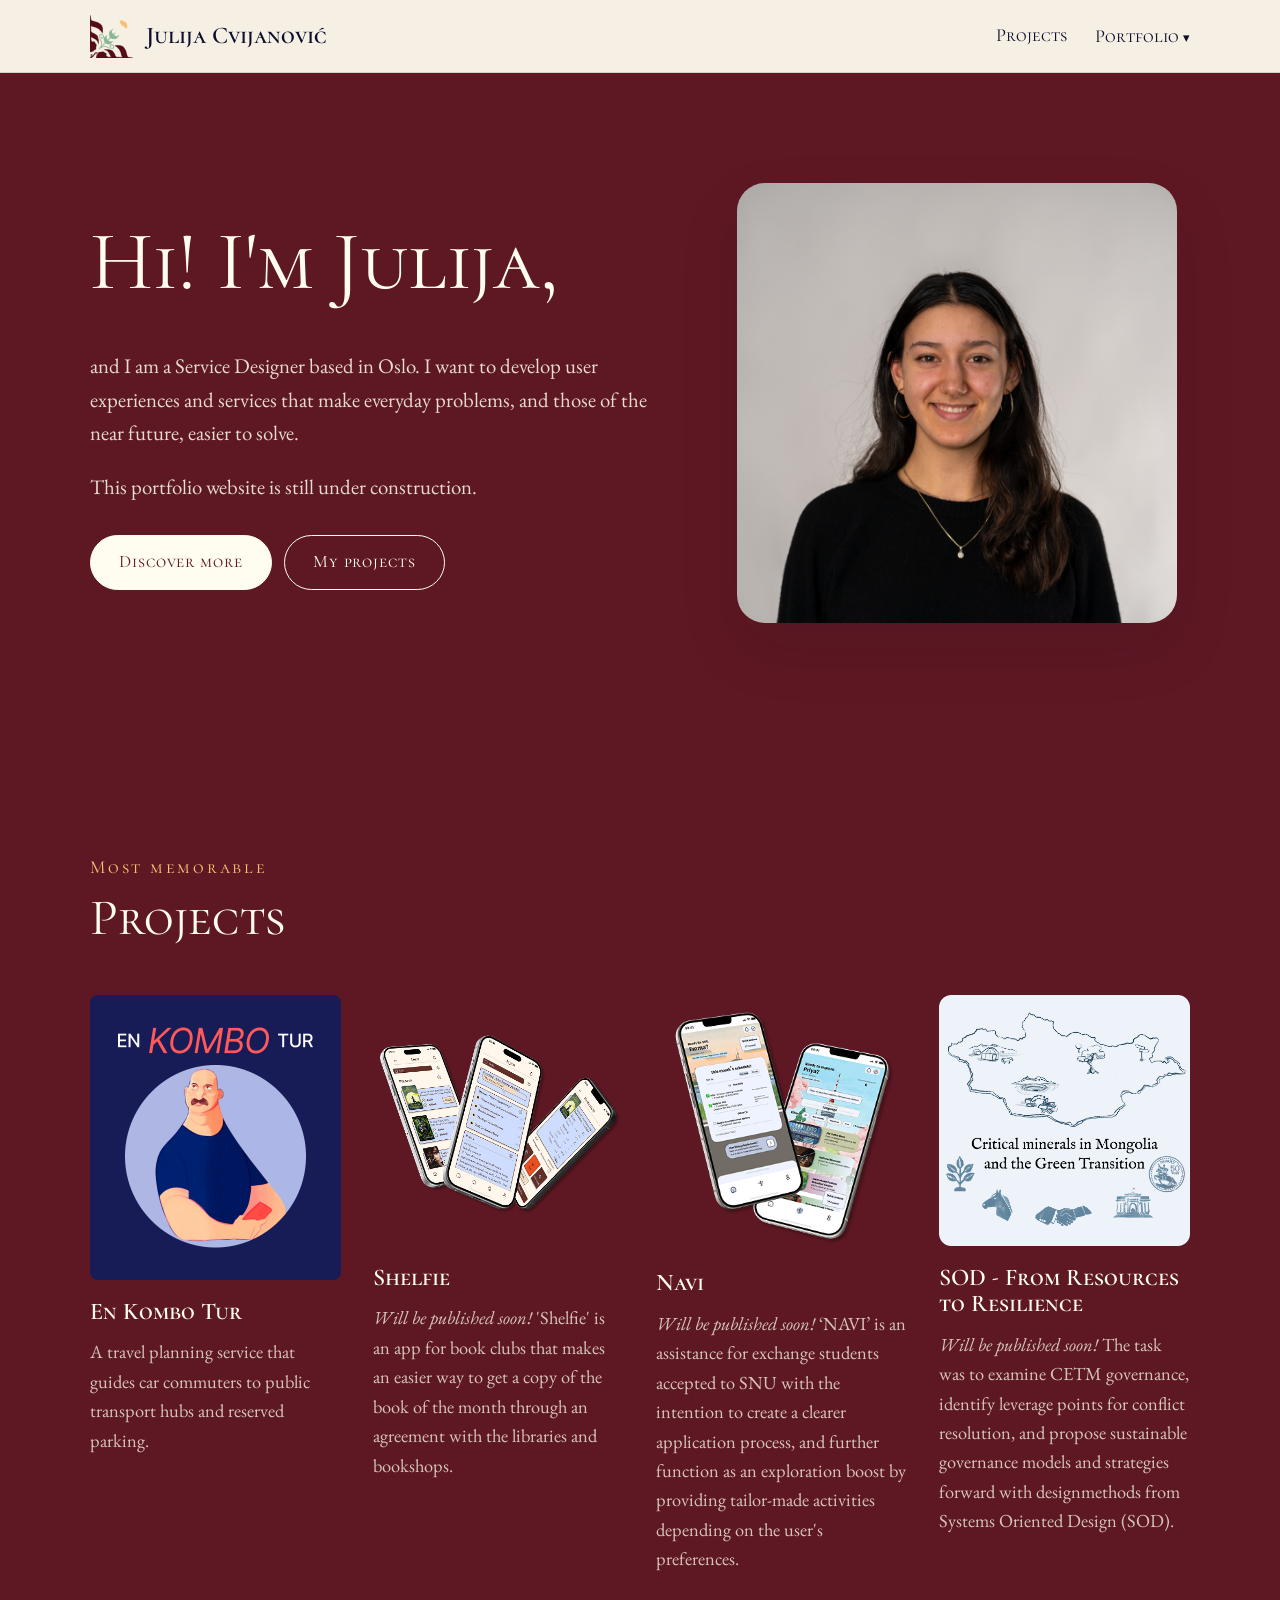
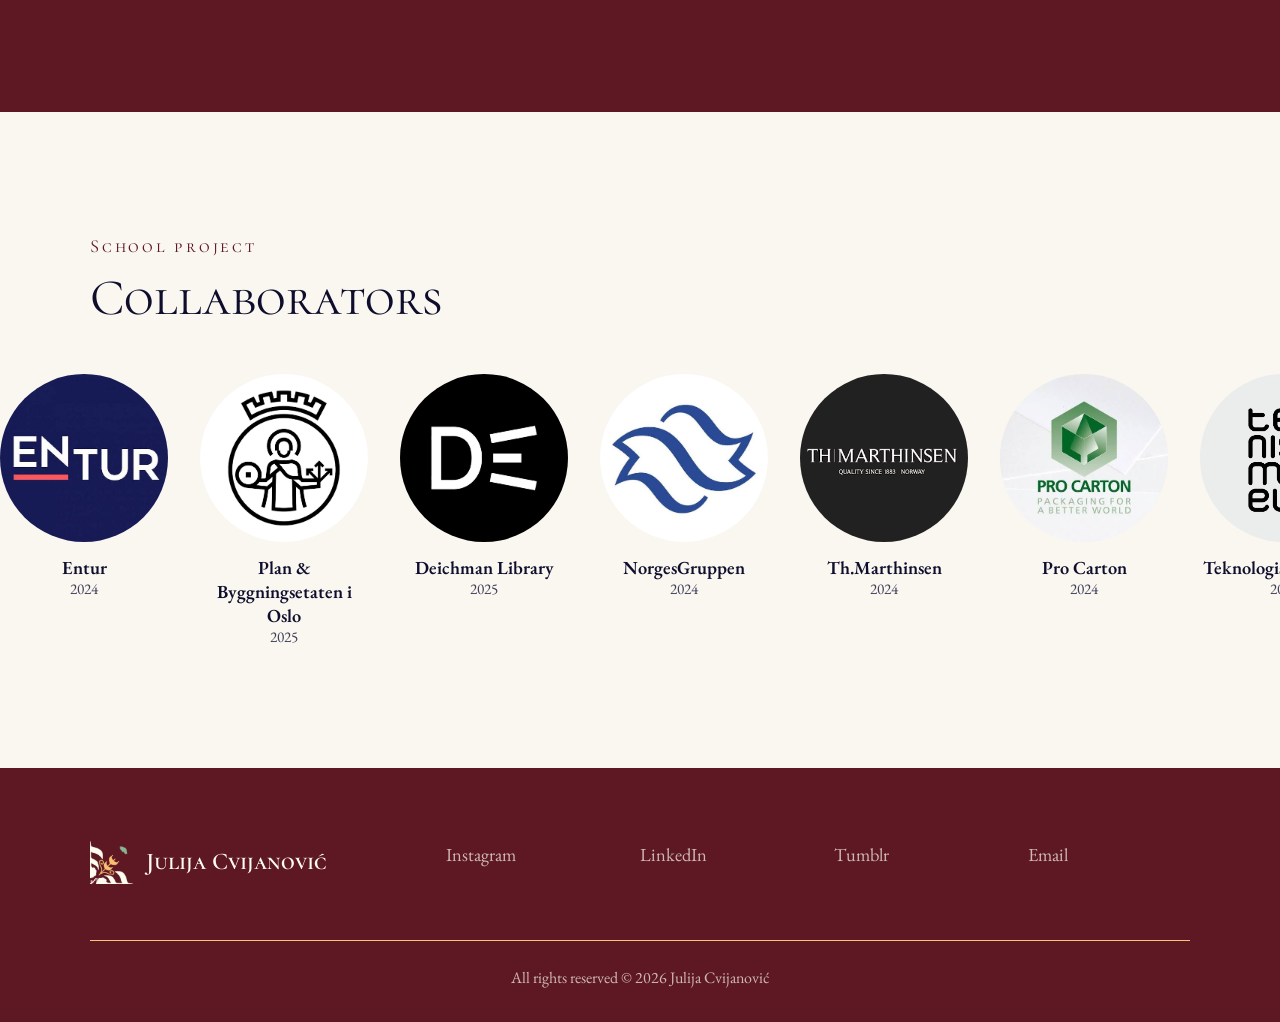
<file: index.html>
<!DOCTYPE html>
<html lang="en">

<head>
  <title>Julija Cvijanović | Portfolio 2026</title>
  <meta charset="utf-8" />
  <meta name="viewport" content="width=device-width, initial-scale=1.0">
  <link rel="stylesheet" type="text/css" href="assets/style.css">
  <link href="https://fonts.googleapis.com/css2?family=Cormorant+SC:wght@300;400;600&family=EB+Garamond:ital,wght@0,400;0,600;1,400&display=swap" rel="stylesheet">
</head>

<body>

  <!-- NAVIGATION -->
  <header class="nav">
    <div class="container nav__inner">
      <a href="index.html" class="brand-block">
        <img src="assets/details/JUCA_Logo-Transp-Fjerdedel.png" alt="Juca logo" class="brand-mark" />
        <span class="brand-name">Julija Cvijanović</span>
      </a>

      <button class="nav__toggle" aria-label="Open menu" aria-expanded="false" onclick="toggleMenu(this)">
        <span></span><span></span>
      </button>

      <nav class="nav__menu" id="nav-menu">
        <a href="projectoverview.html">Projects</a>
        <div class="dropdown">
          <button class="dropdown__toggle" onclick="toggleDropdown(this)" aria-expanded="false">Portfolio <span class="caret">&#9662;</span></button>
          <div class="dropdown__list">
            <a href="#projects">Overview</a>
            <a href="#" onclick="requestDownload(); return false;">Download PDF</a>
          </div>
        </div>
        <!-- <a href="#blog">Blog</a> -->
        <!-- <a href="#about">About</a> -->
      </nav>
    </div>
  </header>

  <main>

    <!-- HERO -->
    <section class="hero section--dark" id="about">
      <div class="container hero__grid">
        <div class="hero__text">
          <h1>Hi! I'm Julija,</h1>
          <p class="lead">and I am a Service Designer based in Oslo.
            I want to develop user experiences and services 
            that make everyday problems, and those of the 
            near future, easier to solve. 
          </p>

          <p class="lead">This portfolio website is still 
            under construction.
          </p>
          <div class="btn-row">
            <a href="#projects" class="btn btn--dark">Discover more</a>
            <a href="projectoverview.html" class="btn btn--outline">My projects</a>
          </div>
        </div>
        <div class="hero__media">
          <div class="intro-portrait">
            <img src="assets/details/julijacvijanovic_photo.jpg" alt="Julija Cvijanović" />
          </div>
        </div>
      </div>
    </section>

    <!-- PROJECTS -->
    <section class="section section--dark" id="projects">
      <div class="container">
        <p class="eyebrow">Most memorable</p>
        <h2>Projects</h2>
      
        <!-- Cards are made from assets/projects.js: the first 4 projects with featured: true.
             Change the card below to change how every card looks. -->
        <div class="card-grid card-grid--4" data-projects="featured" data-limit="4">
          <template>
            <a class="card" data-field="page">
              <img class="card__img" data-field="teaser">
              <h3 data-field="title"></h3>
              <p><em data-field="note"></em> <span data-field="summary"></span></p>
            </a>
          </template>
        </div>
      </div>
    </section>

    <!-- COLLABORATOR OVERVIEW -->
    <section class="section section--tint">
      <div class="container">
        <p class="eyebrow">School project</p>
        <h2>Collaborators</h2>
      </div>

      <!-- Carousel: scrolls automatically, pauses on hover.
           To add a logo/photo: replace the placeholder div with
           <img src="assets/details/yourfile.png" alt="Company name" class="collab__photo">
           Delete the collab__year line if the year is not needed. -->
      <div class="carousel carousel--collab">
        <div class="carousel__track">
          <figure class="collab">
            <img src="assets/details/Collaborator_Logo/Entur.png" alt="Entur logo" class="collab__photo">
            <figcaption><strong>Entur</strong><span class="collab__year">2024</span></figcaption>
          </figure>
          <figure class="collab">
            <img src="assets/details/Collaborator_Logo/PBE-Oslo.png" alt="Plan & Byggningsetaten logo" class="collab__photo">
            <figcaption><strong>Plan & Byggningsetaten i Oslo</strong><span class="collab__year">2025</span></figcaption>
          </figure>
          <figure class="collab">
            <img src="assets/details/Collaborator_Logo/Deichman.png" alt="Deichman library logo" class="collab__photo">
            <figcaption><strong>Deichman Library</strong><span class="collab__year">2025</span></figcaption>
          </figure>
          <figure class="collab">
            <img src="assets/details/Collaborator_Logo/Norgesgruppen.png" alt="Norgesgruppen logo" class="collab__photo">
            <figcaption><strong>NorgesGruppen</strong><span class="collab__year">2024</span></figcaption>
          </figure>
          <figure class="collab">
            <img src="assets/details/Collaborator_Logo/Th-Marthinsen.png" alt="Th-Marthinsen logo" class="collab__photo">
            <figcaption><strong>Th.Marthinsen</strong><span class="collab__year">2024</span></figcaption>
          </figure>
          <figure class="collab">
            <img src="assets/details/Collaborator_Logo/ProCarton.png" alt="Pro Carton logo" class="collab__photo">
            <figcaption><strong>Pro Carton</strong><span class="collab__year">2024</span></figcaption>
          </figure>
          <figure class="collab">
            <img src="assets/details/Collaborator_Logo/TekniskMuseum.png" alt="Teknologisk Museum logo" class="collab__photo">
            <figcaption><strong>Teknologisk Museum</strong><span class="collab__year">2023</span></figcaption>
          </figure>
        </div>
      </div>
    </section>

    
    <!-- BLOG -->
    <!-- 
    <section class="section section--dark" id="blog">
      <div class="container">
        <p class="eyebrow">Get to know me through</p>
        <h2>My blog</h2>
        <p class="lead">Here are a collection of study cases and personal achievements</p>

        <div class="card-grid card-grid--2">
          <article class="card card--article">
            <div class="placeholder placeholder--wide"><span>Image</span></div>
            <p class="meta">Design &middot; 5 min read</p>
            <h3>Innovative approaches</h3>
            <a href="#" class="link-arrow">Discover &rarr;</a>
          </article>
          <article class="card card--article">
            <div class="placeholder placeholder--wide"><span>Image</span></div>
            <p class="meta">Development &middot; 5 min read</p>
            <h3>Efficient solutions</h3>
            <a href="#" class="link-arrow">Explore &rarr;</a>
          </article>
        </div>

        <div class="btn-row btn-row--center">
          <a href="#blog" class="btn btn--outline">See more!</a>
        </div>
      </div>
    </section> 
    -->

  </main>

  <!-- FOOTER -->
  <footer class="footer">
    <div class="container">
      <div class="footer__grid">
        <div>
          <a href="index.html" class="brand-block">
            <img src="assets/details/JUCA_Logo-Transp-Fjerdedel_W.png" alt="Juca logo" class="brand-mark" />
            <span class="brand-name">Julija Cvijanović</span>
          </a>
        </div>
        <div>
          <a href="https://www.instagram.com/studiojuca/" target="_blank" rel="noopener noreferrer">Instagram</a>
        </div>
        <div>
          <a href="https://www.linkedin.com/in/julijaCvijanovic/" target="_blank" rel="noopener noreferrer">LinkedIn</a>
        </div>
        <div>
          <a href="https://www.tumblr.com/blog/juliCvijanovicstudio/" target="_blank" rel="noopener noreferrer">Tumblr</a>
        </div>
        <div>
          <a href="mailto:Cvijanovicjulija@gmail.com">Email</a>
        </div>
      </div>

      <div class="footer__bottom">
        <p>All rights reserved &copy; 2026 Julija Cvijanović</p>
      </div>
    </div>
  </footer>

  <script src="assets/projects.js"></script>
  <script src="assets/script.js"></script>
</body>
</html>
</file>
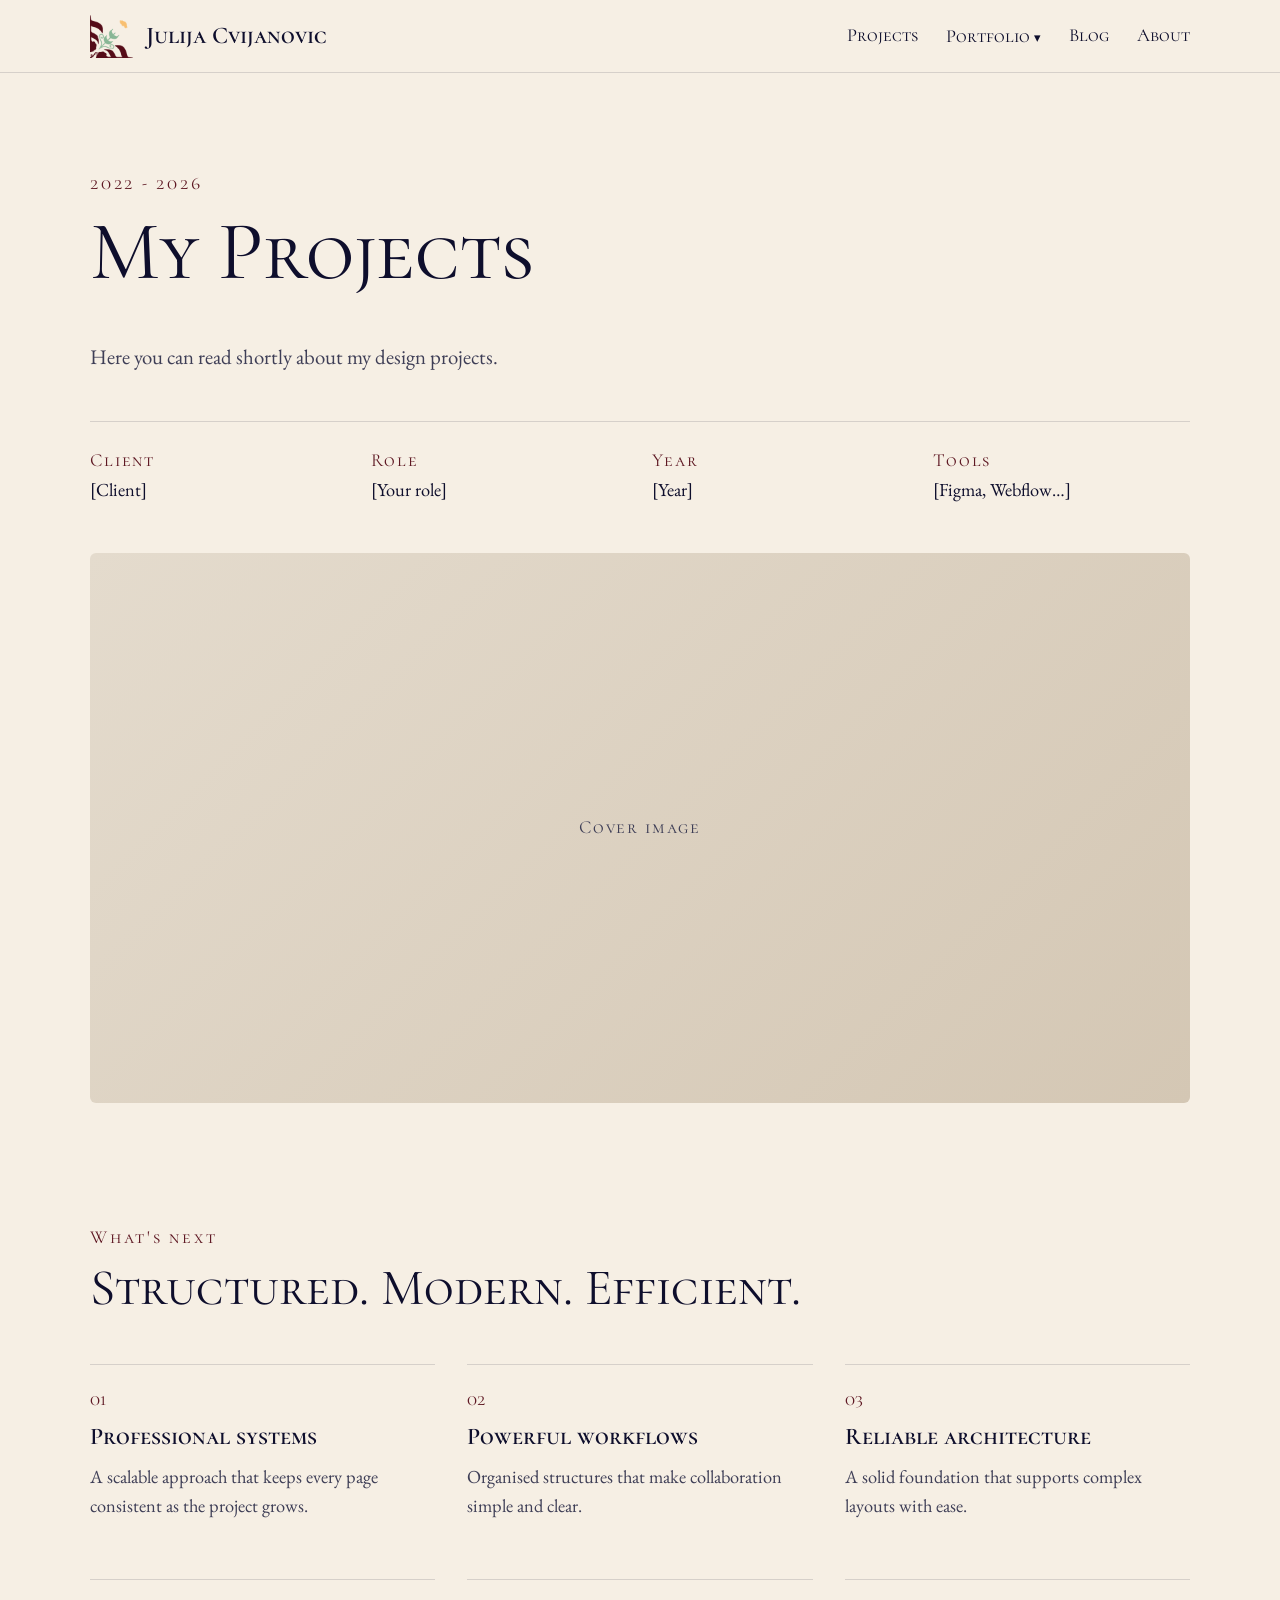
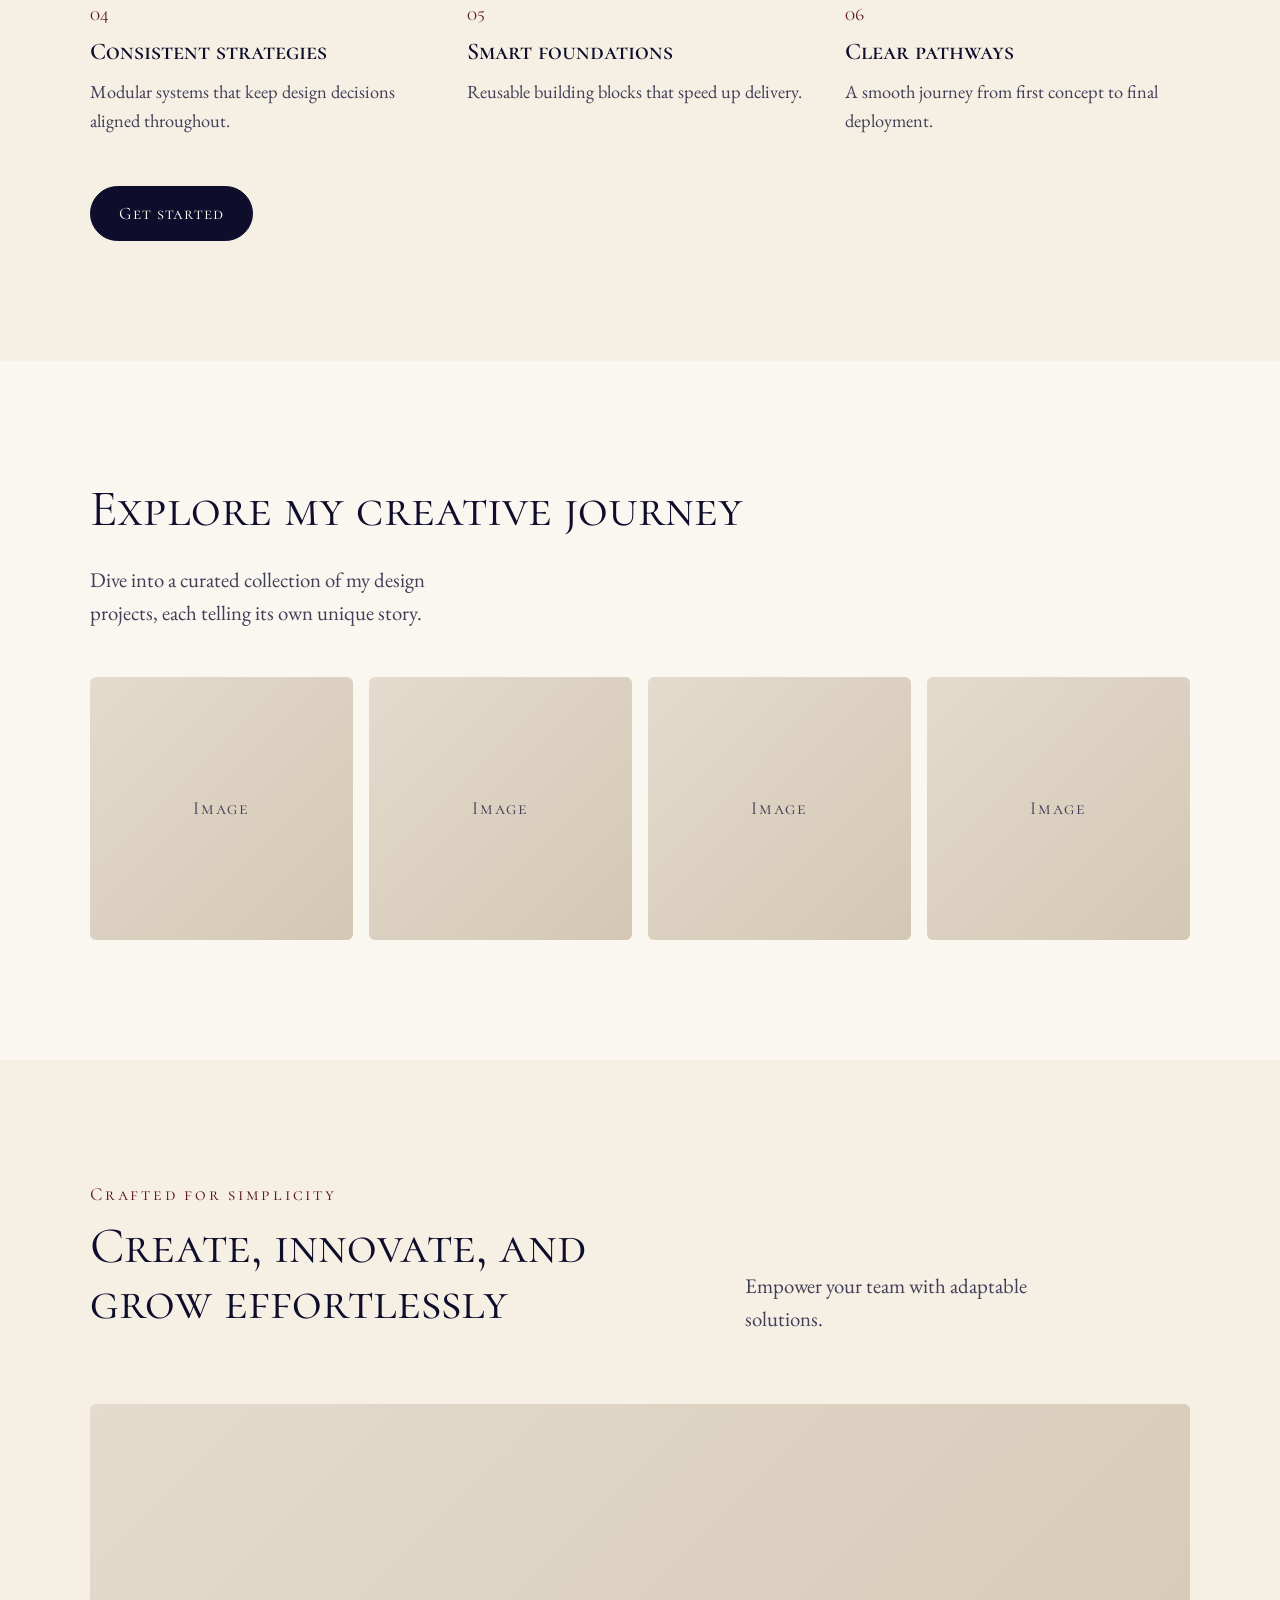
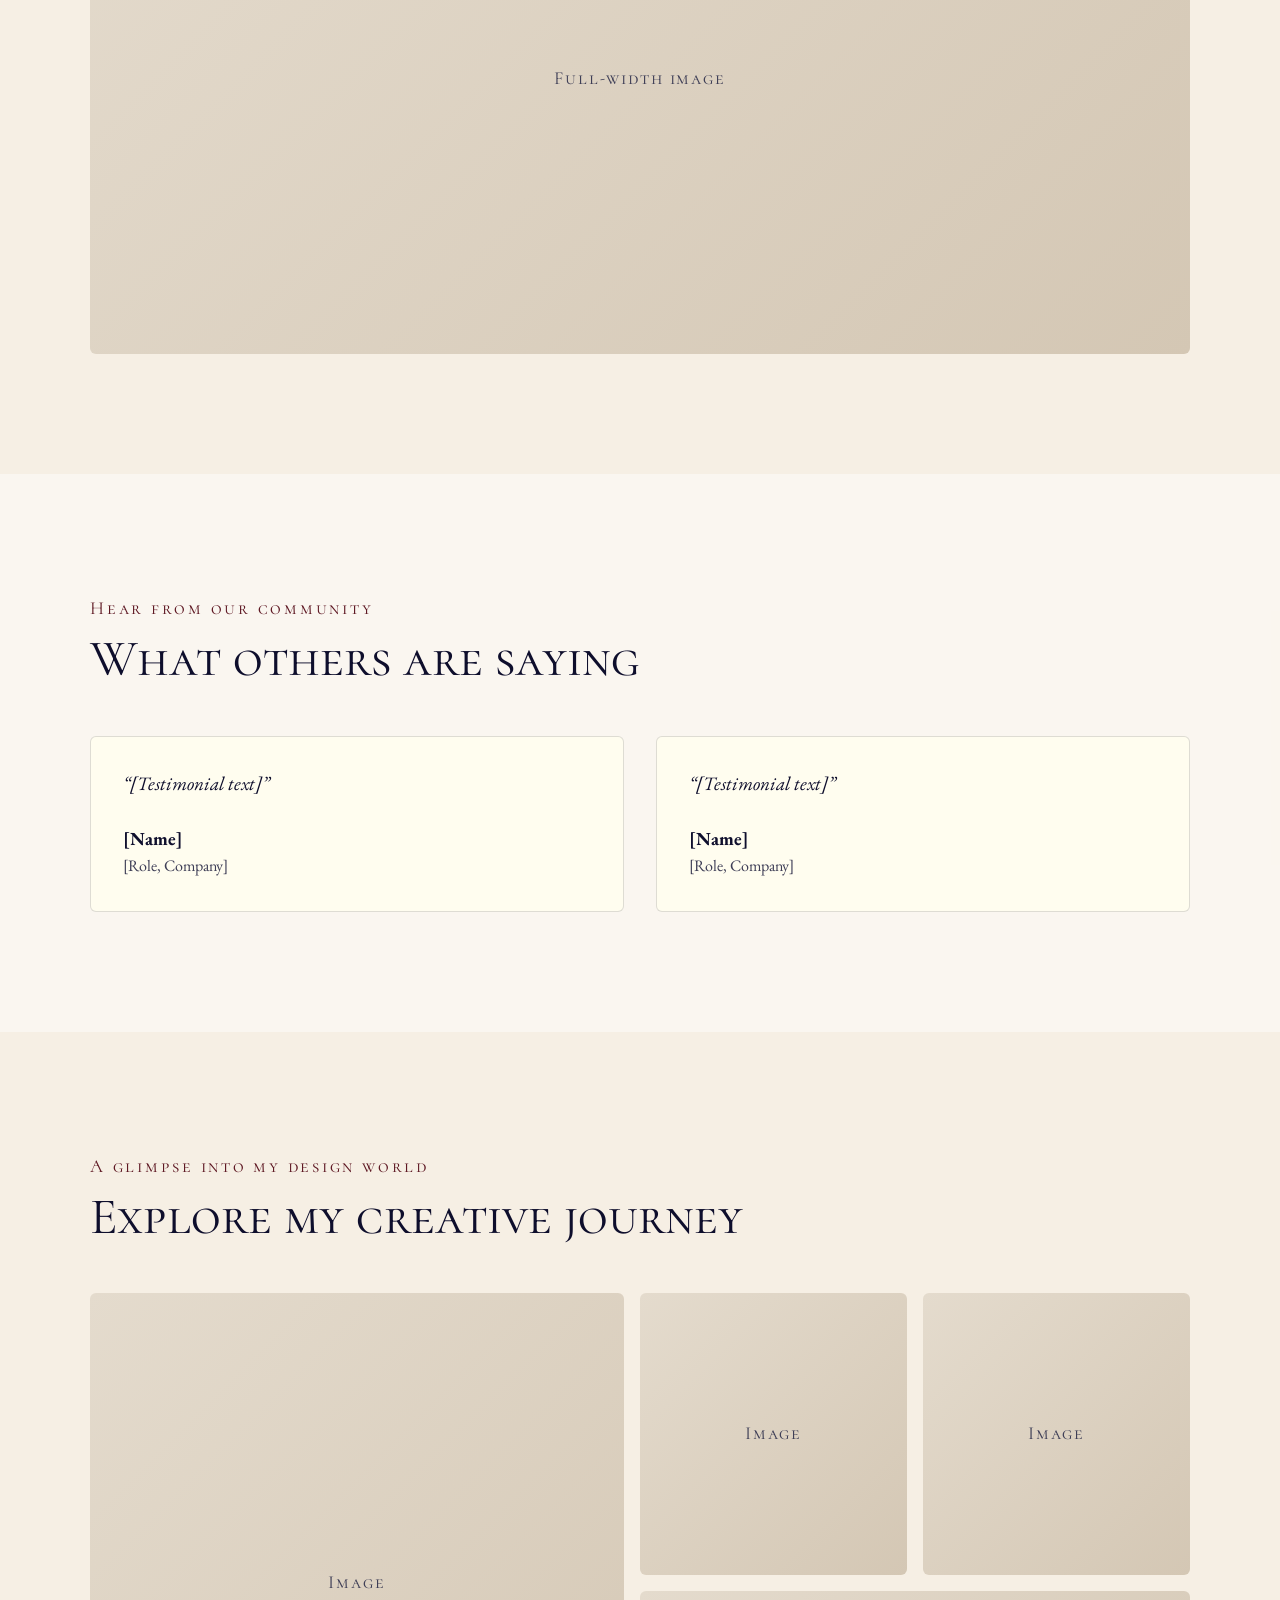
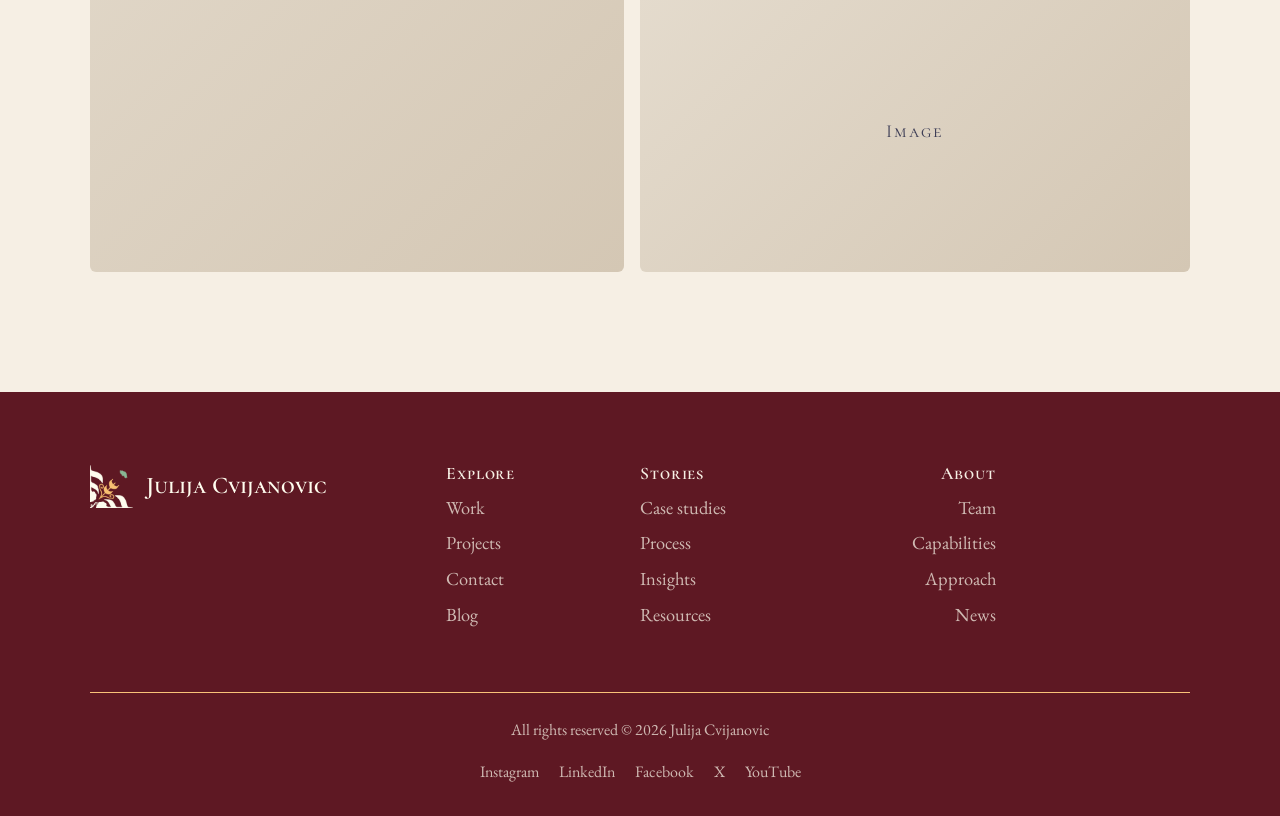
<file: project-1.html>
<!DOCTYPE html>
<html lang="en">

<head>
  <title>Projects | Julija Cvijanovic</title>
  <meta charset="utf-8" />
  <meta name="viewport" content="width=device-width, initial-scale=1.0">
  <link rel="stylesheet" type="text/css" href="assets/style.css">
  <link href="https://fonts.googleapis.com/css2?family=Cormorant+SC:wght@300;400;600&family=EB+Garamond:ital,wght@0,400;0,600;1,400&display=swap" rel="stylesheet">
</head>

<body>

  <!-- NAVIGATION -->
  <header class="nav">
    <div class="container nav__inner">
      <a href="index.html" class="brand-block">
        <img src="assets/details/JUCA_Logo-Transp-Fjerdedel.png" alt="Juca logo" class="brand-mark" />
        <span class="brand-name">Julija Cvijanovic</span>
      </a>

      <button class="nav__toggle" aria-label="Open menu" aria-expanded="false" onclick="toggleMenu(this)">
        <span></span><span></span>
      </button>

      <nav class="nav__menu" id="nav-menu">
        <a href="projectoverview.html">Projects</a>
        <div class="dropdown">
          <button class="dropdown__toggle" onclick="toggleDropdown(this)" aria-expanded="false">Portfolio <span class="caret">&#9662;</span></button>
          <div class="dropdown__list">
            <a href="#projects">Overview</a>
            <a href="#" onclick="requestDownload(); return false;">Download PDF</a>
          </div>
        </div>
        <a href="#blog">Blog</a>
        <a href="#about">About</a>
      </nav>
    </div>
  </header>

  <main>

    <!-- PROJECT HERO -->
    <section class="project-hero">
      <div class="container">
        <p class="eyebrow">2022 - 2026</p>
        <h1>My Projects</h1>
        <p class="lead">Here you can read shortly about my design projects.</p>

        <dl class="project-meta">
          <div><dt>Client</dt><dd>[Client]</dd></div>
          <div><dt>Role</dt><dd>[Your role]</dd></div>
          <div><dt>Year</dt><dd>[Year]</dd></div>
          <div><dt>Tools</dt><dd>[Figma, Webflow&hellip;]</dd></div>
        </dl>
      </div>
      <div class="container">
        <!-- Replace with: <img src="assets/images/project-cover.jpg" alt="..."> -->
        <div class="placeholder placeholder--cover"><span>Cover image</span></div>
      </div>
    </section>

    <!-- WHAT'S NEXT / FEATURES -->
    <section class="section">
      <div class="container">
        <p class="eyebrow">What's next</p>
        <h2>Structured. Modern. Efficient.</h2>

        <div class="feature-grid">
          <div class="feature">
            <span class="feature__num">01</span>
            <h3>Professional systems</h3>
            <p>A scalable approach that keeps every page consistent as the project grows.</p>
          </div>
          <div class="feature">
            <span class="feature__num">02</span>
            <h3>Powerful workflows</h3>
            <p>Organised structures that make collaboration simple and clear.</p>
          </div>
          <div class="feature">
            <span class="feature__num">03</span>
            <h3>Reliable architecture</h3>
            <p>A solid foundation that supports complex layouts with ease.</p>
          </div>
          <div class="feature">
            <span class="feature__num">04</span>
            <h3>Consistent strategies</h3>
            <p>Modular systems that keep design decisions aligned throughout.</p>
          </div>
          <div class="feature">
            <span class="feature__num">05</span>
            <h3>Smart foundations</h3>
            <p>Reusable building blocks that speed up delivery.</p>
          </div>
          <div class="feature">
            <span class="feature__num">06</span>
            <h3>Clear pathways</h3>
            <p>A smooth journey from first concept to final deployment.</p>
          </div>
        </div>

        <div class="btn-row">
          <a href="index.html#contact" class="btn btn--dark">Get started</a>
        </div>
      </div>
    </section>

    <!-- GALLERY 1 -->
    <section class="section section--tint">
      <div class="container">
        <h2>Explore my creative journey</h2>
        <p class="lead">Dive into a curated collection of my design projects, each telling its own unique story.</p>

        <div class="gallery">
          <div class="placeholder placeholder--square"><span>Image</span></div>
          <div class="placeholder placeholder--square"><span>Image</span></div>
          <div class="placeholder placeholder--square"><span>Image</span></div>
          <div class="placeholder placeholder--square"><span>Image</span></div>
        </div>
      </div>
    </section>

    <!-- CRAFTED FOR SIMPLICITY -->
    <section class="section">
      <div class="container split">
        <div>
          <p class="eyebrow">Crafted for simplicity</p>
          <h2>Create, innovate, and grow effortlessly</h2>
        </div>
        <p class="lead">Empower your team with adaptable solutions.</p>
      </div>
      <div class="container">
        <div class="placeholder placeholder--cover"><span>Full-width image</span></div>
      </div>
    </section>

    <!-- TESTIMONIALS -->
    <section class="section section--tint">
      <div class="container">
        <p class="eyebrow">Hear from our community</p>
        <h2>What others are saying</h2>

        <div class="card-grid card-grid--2">
          <figure class="quote">
            <blockquote>&ldquo;[Testimonial text]&rdquo;</blockquote>
            <figcaption><strong>[Name]</strong><span>[Role, Company]</span></figcaption>
          </figure>
          <figure class="quote">
            <blockquote>&ldquo;[Testimonial text]&rdquo;</blockquote>
            <figcaption><strong>[Name]</strong><span>[Role, Company]</span></figcaption>
          </figure>
        </div>
      </div>
    </section>

    <!-- GALLERY 2 -->
    <section class="section">
      <div class="container">
        <p class="eyebrow">A glimpse into my design world</p>
        <h2>Explore my creative journey</h2>

        <div class="gallery gallery--mosaic">
          <div class="placeholder"><span>Image</span></div>
          <div class="placeholder"><span>Image</span></div>
          <div class="placeholder"><span>Image</span></div>
          <div class="placeholder"><span>Image</span></div>
        </div>
      </div>
    </section>

  </main>

  <!-- FOOTER -->
  <footer class="footer">
    <div class="container">
      <div class="footer__grid">
        <div>
          <a href="index.html" class="brand-block">
            <img src="assets/details/JUCA_Logo-Transp-Fjerdedel_W.png" alt="Juca logo" class="brand-mark" />
            <span class="brand-name">Julija Cvijanovic</span>
          </a>
        </div>
        <div>
          <h4>Explore</h4>
          <a href="index.html#projects">Work</a>
          <a href="projectoverview.html">Projects</a>
          <a href="index.html#contact">Contact</a>
          <a href="index.html#blog">Blog</a>
        </div>
        <div>
          <h4>Stories</h4>
          <a href="#">Case studies</a>
          <a href="#">Process</a>
          <a href="#">Insights</a>
          <a href="#">Resources</a>
        </div>
        <div class="footer__col--right">
          <h4>About</h4>
          <a href="index.html#about">Team</a>
          <a href="index.html#about">Capabilities</a>
          <a href="index.html#about">Approach</a>
          <a href="#">News</a>
        </div>
      </div>

      <div class="footer__bottom">
        <p>All rights reserved &copy; 2026 Julija Cvijanovic</p>
        <div class="socials">
          <a href="#">Instagram</a>
          <a href="#">LinkedIn</a>
          <a href="#">Facebook</a>
          <a href="#">X</a>
          <a href="#">YouTube</a>
        </div>
      </div>
    </div>
  </footer>

  <script src="assets/script.js"></script>
</body>
</html>
</file>
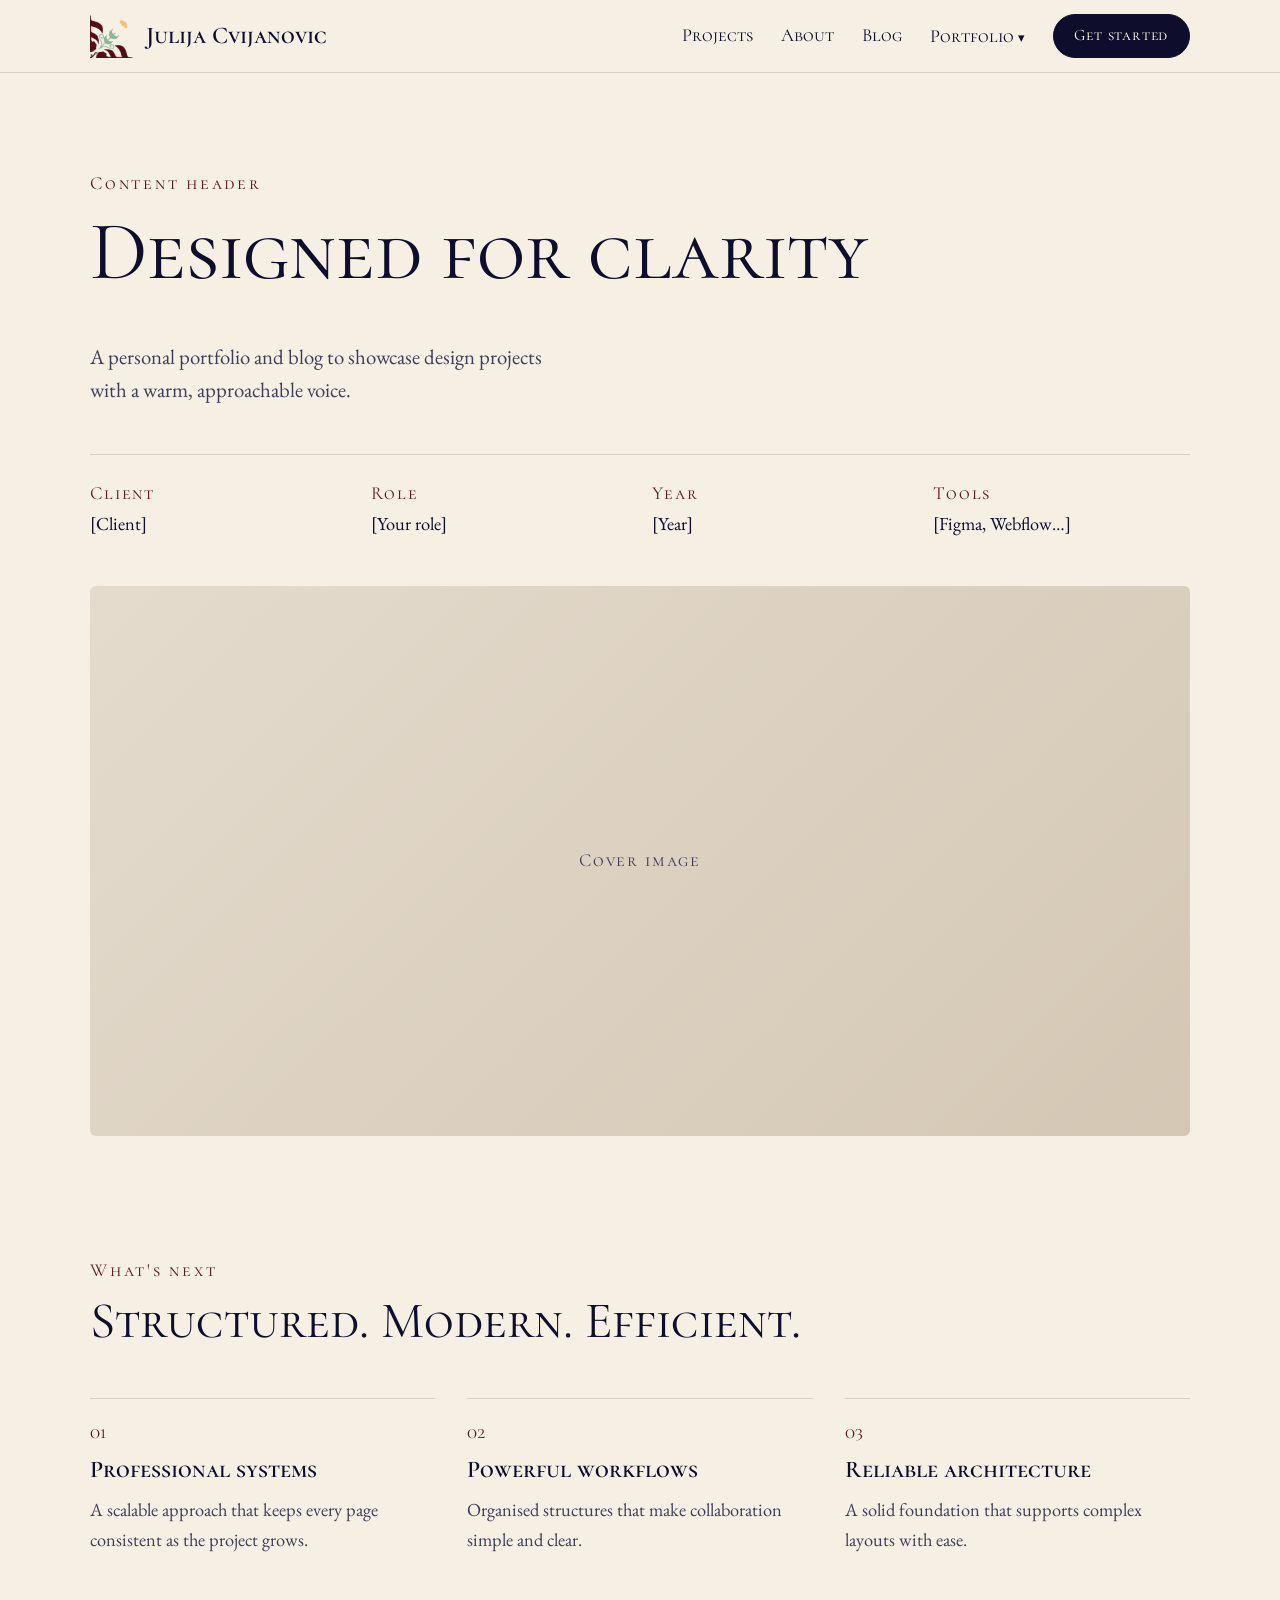
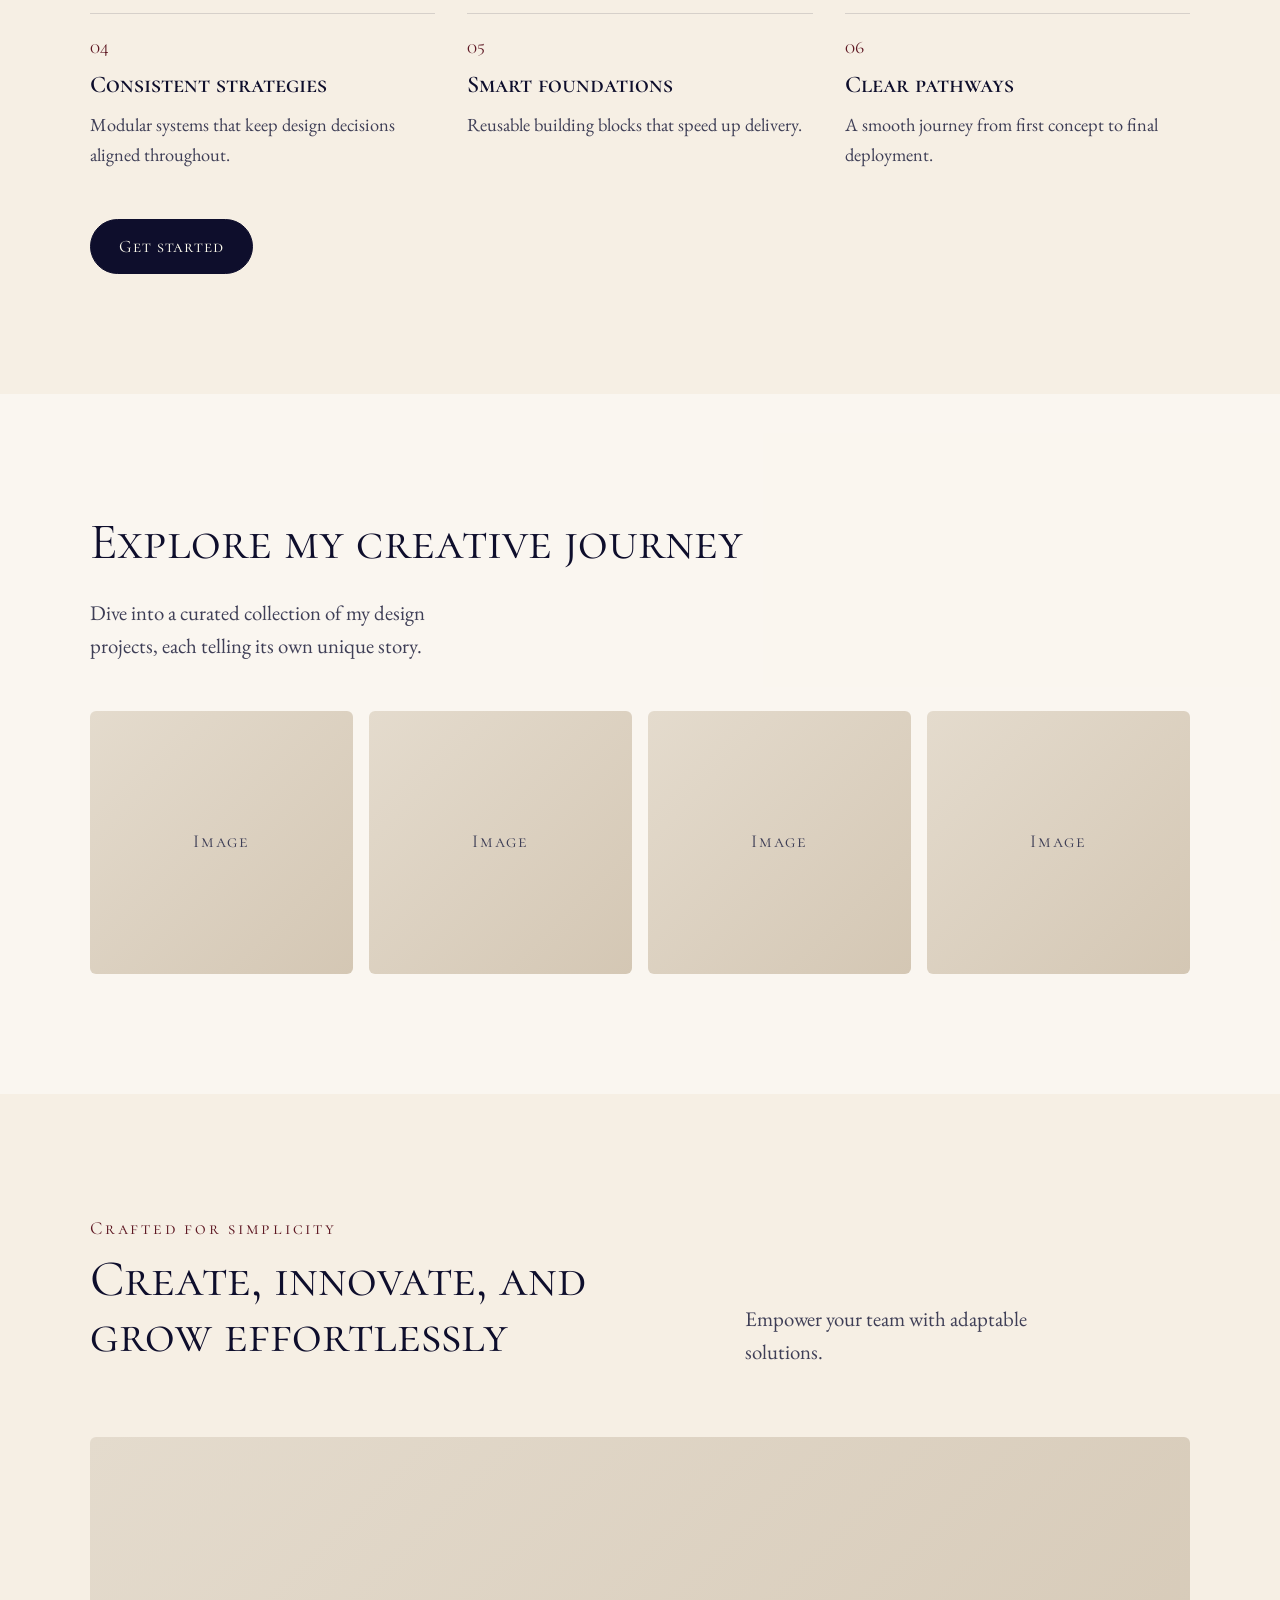
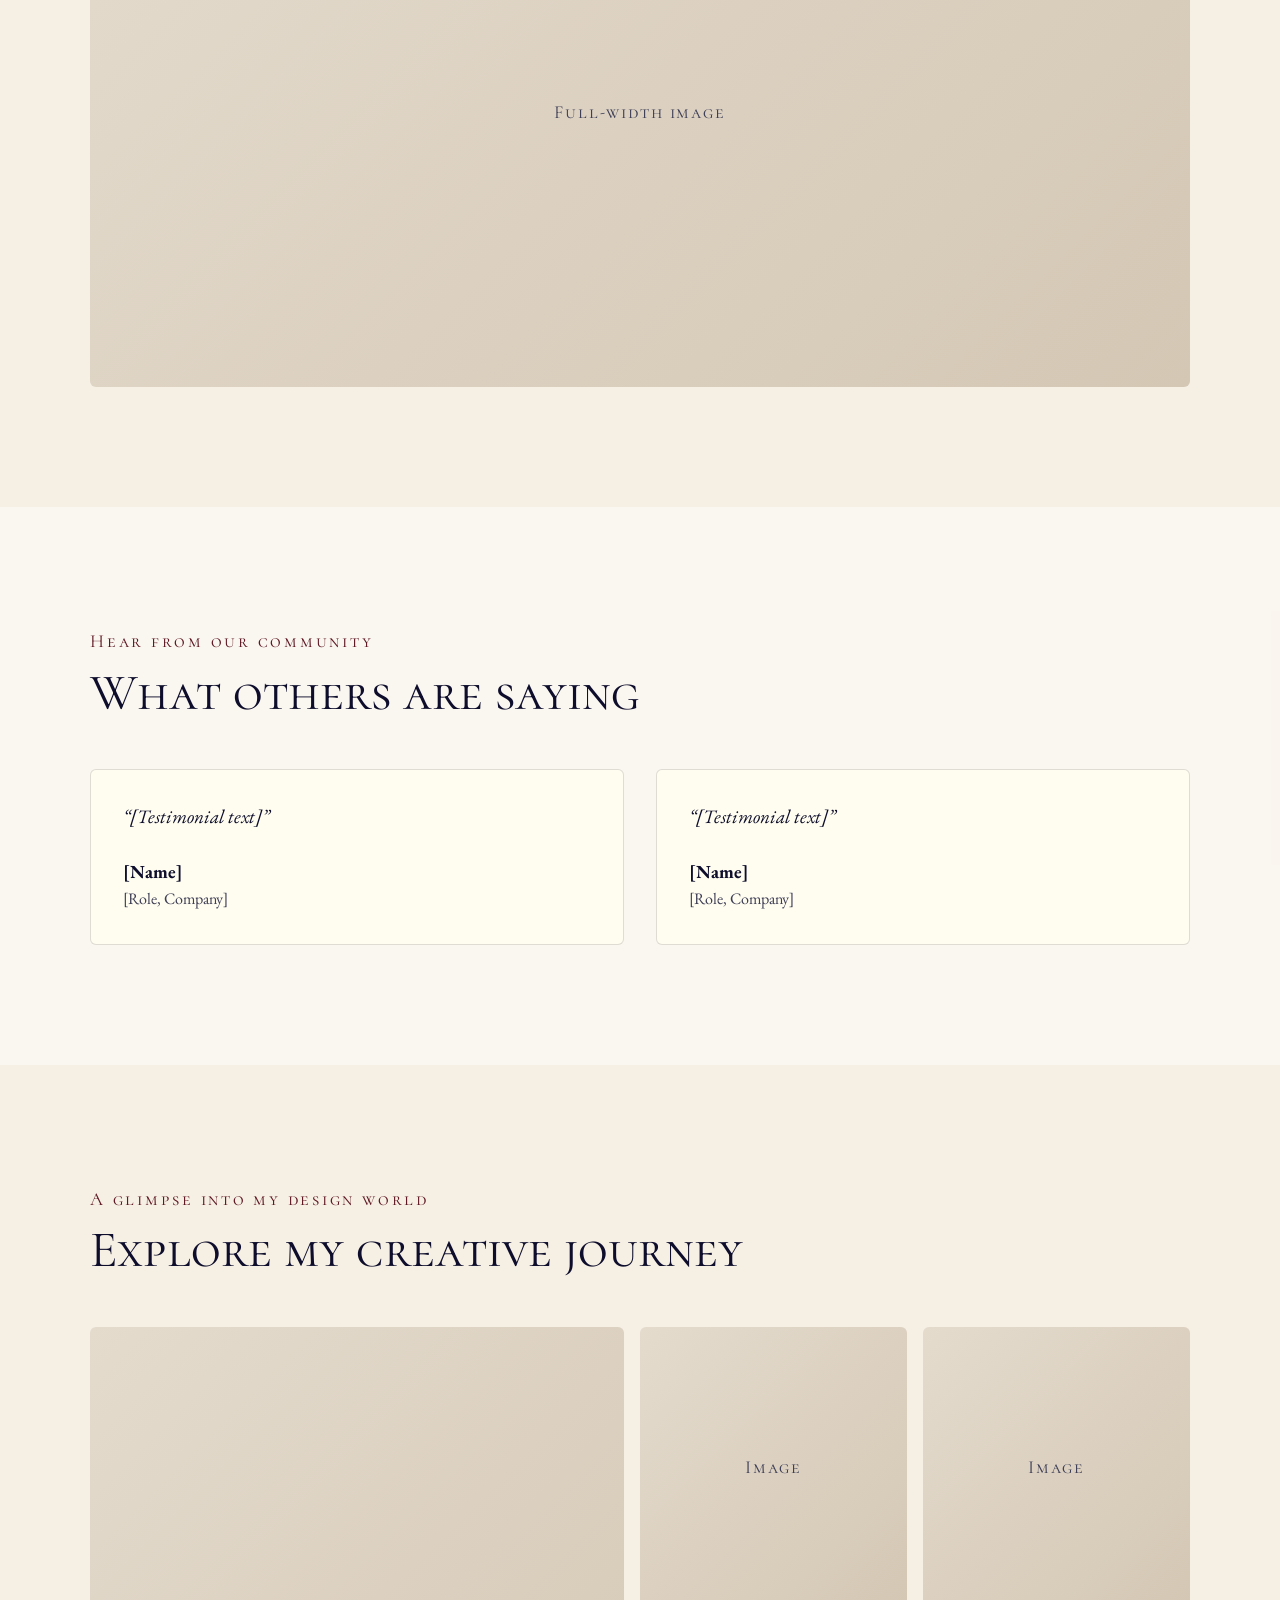
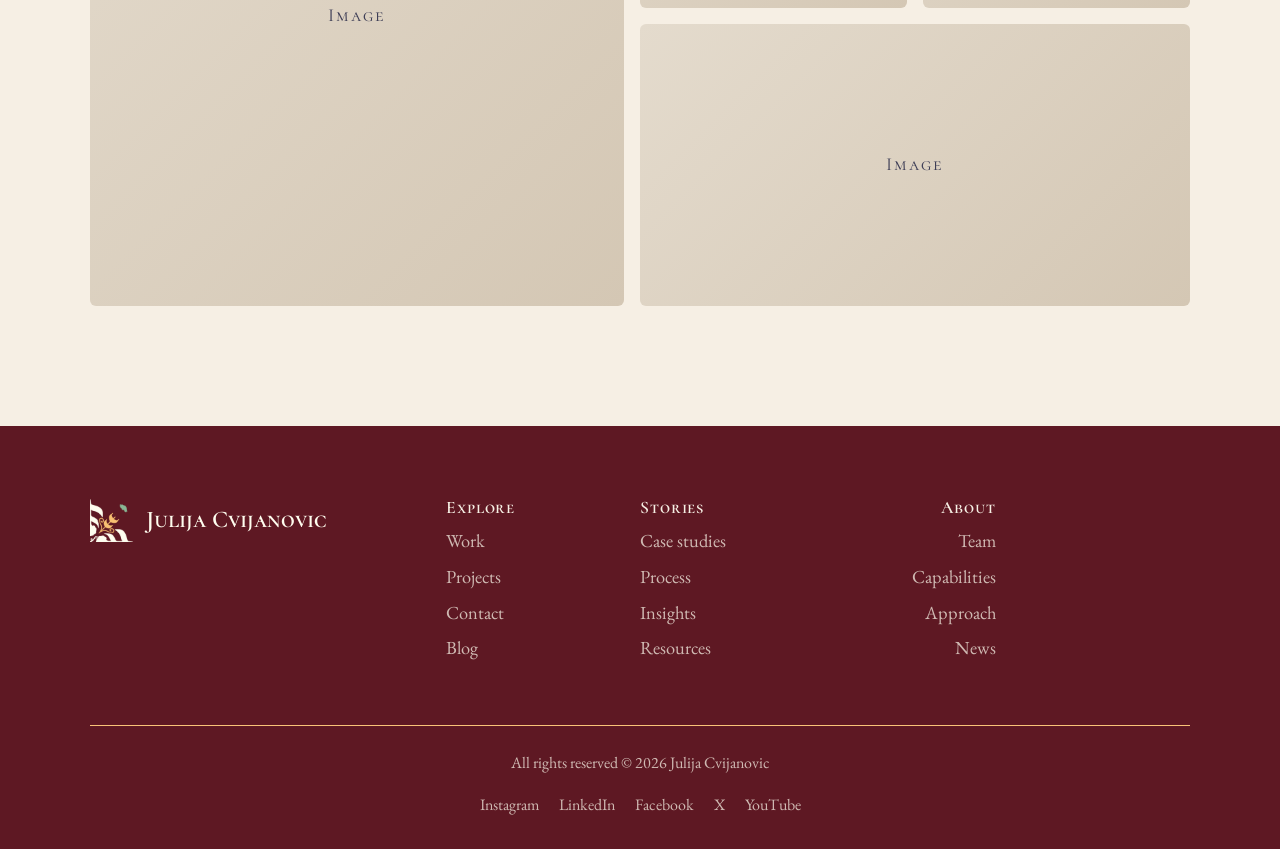
<file: project.html>
<!DOCTYPE html>
<html lang="en">

<head>
  <title>Projects | Julija Cvijanovic</title>
  <meta charset="utf-8" />
  <meta name="viewport" content="width=device-width, initial-scale=1.0">
  <link rel="stylesheet" type="text/css" href="assets/style.css">
  <link href="https://fonts.googleapis.com/css2?family=Cormorant+SC:wght@300;400;600&family=EB+Garamond:ital,wght@0,400;0,600;1,400&display=swap" rel="stylesheet">
</head>

<body>

  <!-- NAVIGATION -->
  <header class="nav">
    <div class="container nav__inner">
      <a href="index.html" class="brand-block">
        <img src="assets/details/JUCA_Logo-Transp-Fjerdedel.png" alt="Juca logo" class="brand-mark" />
        <span class="brand-name">Julija Cvijanovic</span>
      </a>

      <button class="nav__toggle" aria-label="Open menu" aria-expanded="false" onclick="toggleMenu(this)">
        <span></span><span></span>
      </button>

      <nav class="nav__menu" id="nav-menu">
        <a href="project.html" aria-current="page">Projects</a>
        <a href="index.html#about">About</a>
        <a href="index.html#blog">Blog</a>
        <div class="dropdown">
          <button class="dropdown__toggle" onclick="toggleDropdown(this)" aria-expanded="false">Portfolio <span class="caret">&#9662;</span></button>
          <div class="dropdown__list">
            <a href="index.html#projects">Overview</a>
            <a href="#" onclick="requestDownload(); return false;">Download PDF</a>
          </div>
        </div>
        <a href="index.html#contact" class="btn btn--dark nav__cta">Get started</a>
      </nav>
    </div>
  </header>

  <main>

    <!-- PROJECT HERO -->
    <section class="project-hero">
      <div class="container">
        <p class="eyebrow">Content header</p>
        <h1>Designed for clarity</h1>
        <p class="lead">A personal portfolio and blog to showcase design projects with a warm, approachable voice.</p>

        <dl class="project-meta">
          <div><dt>Client</dt><dd>[Client]</dd></div>
          <div><dt>Role</dt><dd>[Your role]</dd></div>
          <div><dt>Year</dt><dd>[Year]</dd></div>
          <div><dt>Tools</dt><dd>[Figma, Webflow&hellip;]</dd></div>
        </dl>
      </div>
      <div class="container">
        <!-- Replace with: <img src="assets/images/project-cover.jpg" alt="..."> -->
        <div class="placeholder placeholder--cover"><span>Cover image</span></div>
      </div>
    </section>

    <!-- WHAT'S NEXT / FEATURES -->
    <section class="section">
      <div class="container">
        <p class="eyebrow">What's next</p>
        <h2>Structured. Modern. Efficient.</h2>

        <div class="feature-grid">
          <div class="feature">
            <span class="feature__num">01</span>
            <h3>Professional systems</h3>
            <p>A scalable approach that keeps every page consistent as the project grows.</p>
          </div>
          <div class="feature">
            <span class="feature__num">02</span>
            <h3>Powerful workflows</h3>
            <p>Organised structures that make collaboration simple and clear.</p>
          </div>
          <div class="feature">
            <span class="feature__num">03</span>
            <h3>Reliable architecture</h3>
            <p>A solid foundation that supports complex layouts with ease.</p>
          </div>
          <div class="feature">
            <span class="feature__num">04</span>
            <h3>Consistent strategies</h3>
            <p>Modular systems that keep design decisions aligned throughout.</p>
          </div>
          <div class="feature">
            <span class="feature__num">05</span>
            <h3>Smart foundations</h3>
            <p>Reusable building blocks that speed up delivery.</p>
          </div>
          <div class="feature">
            <span class="feature__num">06</span>
            <h3>Clear pathways</h3>
            <p>A smooth journey from first concept to final deployment.</p>
          </div>
        </div>

        <div class="btn-row">
          <a href="index.html#contact" class="btn btn--dark">Get started</a>
        </div>
      </div>
    </section>

    <!-- GALLERY 1 -->
    <section class="section section--tint">
      <div class="container">
        <h2>Explore my creative journey</h2>
        <p class="lead">Dive into a curated collection of my design projects, each telling its own unique story.</p>

        <div class="gallery">
          <div class="placeholder placeholder--square"><span>Image</span></div>
          <div class="placeholder placeholder--square"><span>Image</span></div>
          <div class="placeholder placeholder--square"><span>Image</span></div>
          <div class="placeholder placeholder--square"><span>Image</span></div>
        </div>
      </div>
    </section>

    <!-- CRAFTED FOR SIMPLICITY -->
    <section class="section">
      <div class="container split">
        <div>
          <p class="eyebrow">Crafted for simplicity</p>
          <h2>Create, innovate, and grow effortlessly</h2>
        </div>
        <p class="lead">Empower your team with adaptable solutions.</p>
      </div>
      <div class="container">
        <div class="placeholder placeholder--cover"><span>Full-width image</span></div>
      </div>
    </section>

    <!-- TESTIMONIALS -->
    <section class="section section--tint">
      <div class="container">
        <p class="eyebrow">Hear from our community</p>
        <h2>What others are saying</h2>

        <div class="card-grid card-grid--2">
          <figure class="quote">
            <blockquote>&ldquo;[Testimonial text]&rdquo;</blockquote>
            <figcaption><strong>[Name]</strong><span>[Role, Company]</span></figcaption>
          </figure>
          <figure class="quote">
            <blockquote>&ldquo;[Testimonial text]&rdquo;</blockquote>
            <figcaption><strong>[Name]</strong><span>[Role, Company]</span></figcaption>
          </figure>
        </div>
      </div>
    </section>

    <!-- GALLERY 2 -->
    <section class="section">
      <div class="container">
        <p class="eyebrow">A glimpse into my design world</p>
        <h2>Explore my creative journey</h2>

        <div class="gallery gallery--mosaic">
          <div class="placeholder"><span>Image</span></div>
          <div class="placeholder"><span>Image</span></div>
          <div class="placeholder"><span>Image</span></div>
          <div class="placeholder"><span>Image</span></div>
        </div>
      </div>
    </section>

  </main>

  <!-- FOOTER -->
  <footer class="footer">
    <div class="container">
      <div class="footer__grid">
        <div>
          <a href="index.html" class="brand-block">
            <img src="assets/details/JUCA_Logo-Transp-Fjerdedel_W.png" alt="Juca logo" class="brand-mark" />
            <span class="brand-name">Julija Cvijanovic</span>
          </a>
        </div>
        <div>
          <h4>Explore</h4>
          <a href="index.html#projects">Work</a>
          <a href="project.html">Projects</a>
          <a href="index.html#contact">Contact</a>
          <a href="index.html#blog">Blog</a>
        </div>
        <div>
          <h4>Stories</h4>
          <a href="#">Case studies</a>
          <a href="#">Process</a>
          <a href="#">Insights</a>
          <a href="#">Resources</a>
        </div>
        <div class="footer__col--right">
          <h4>About</h4>
          <a href="index.html#about">Team</a>
          <a href="index.html#about">Capabilities</a>
          <a href="index.html#about">Approach</a>
          <a href="#">News</a>
        </div>
      </div>

      <div class="footer__bottom">
        <p>All rights reserved &copy; 2026 Julija Cvijanovic</p>
        <div class="socials">
          <a href="#">Instagram</a>
          <a href="#">LinkedIn</a>
          <a href="#">Facebook</a>
          <a href="#">X</a>
          <a href="#">YouTube</a>
        </div>
      </div>
    </div>
  </footer>

  <script src="assets/script.js"></script>
</body>
</html>
</file>
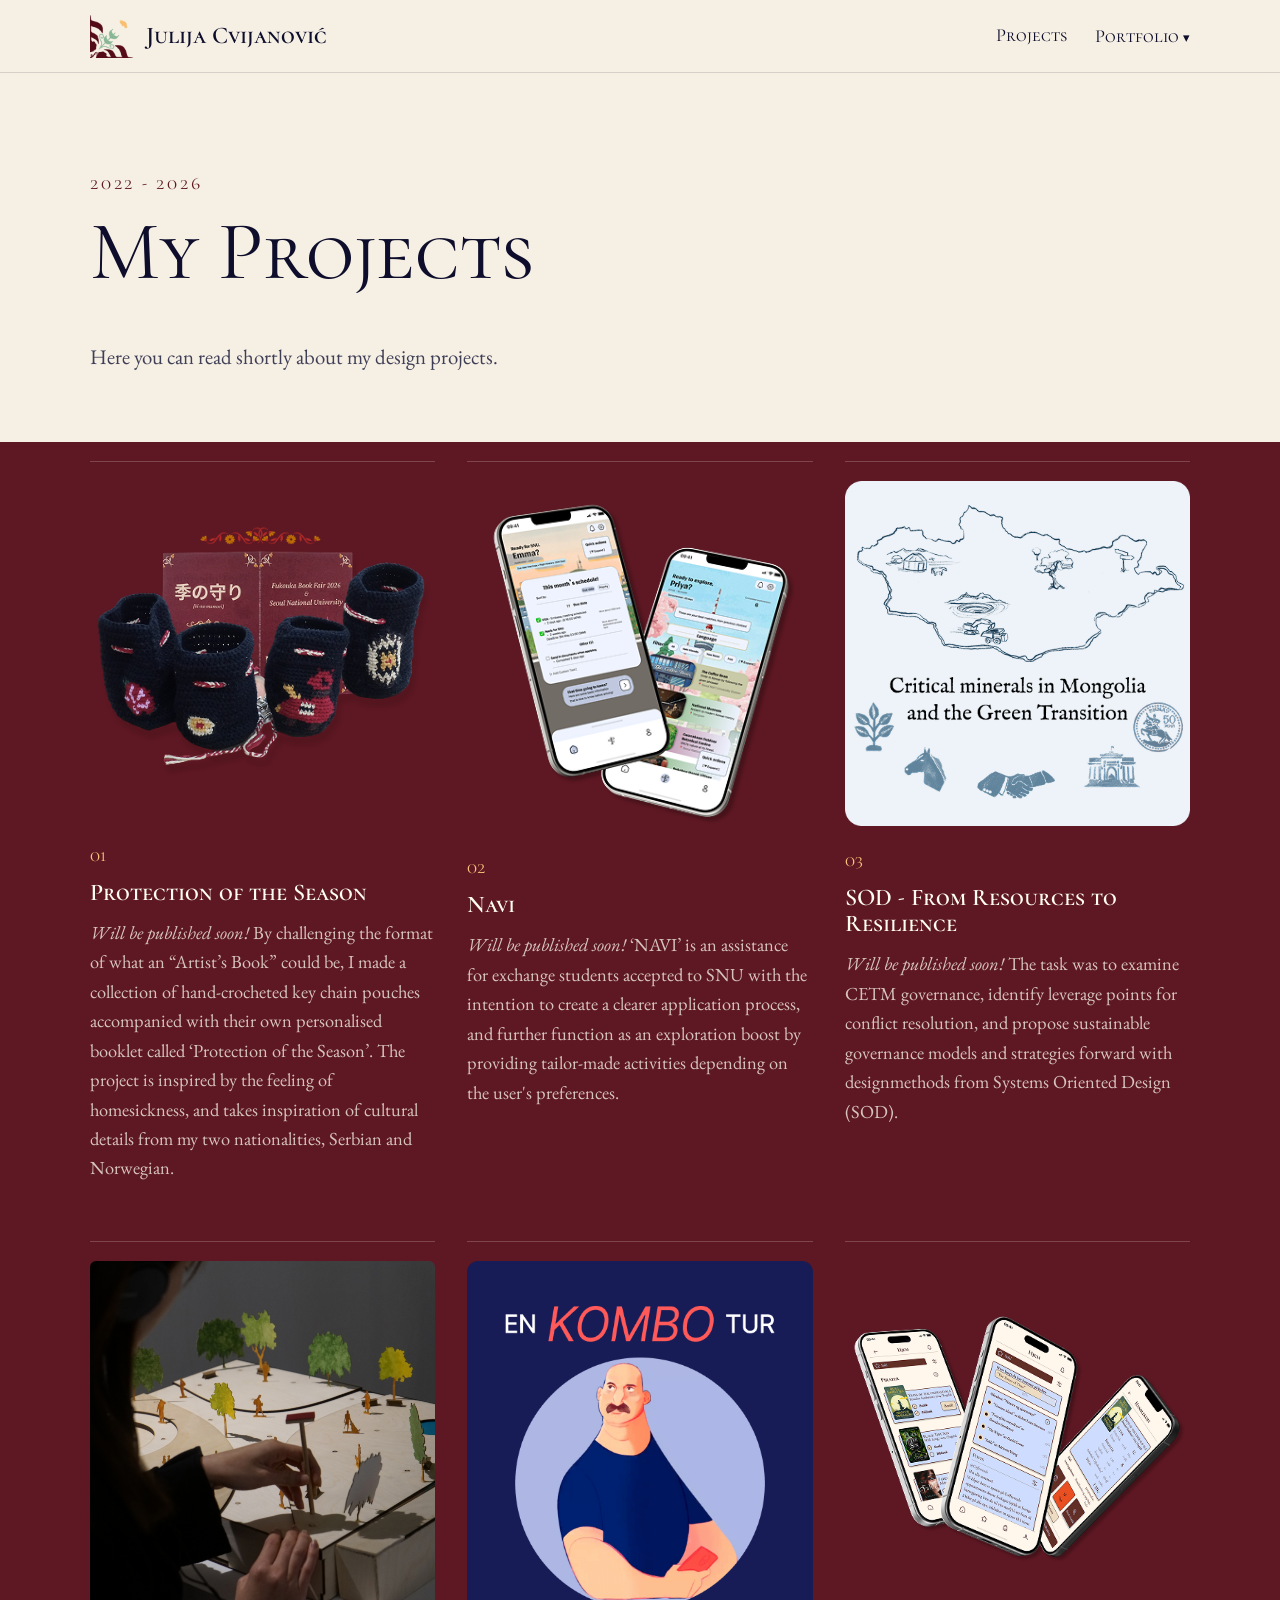
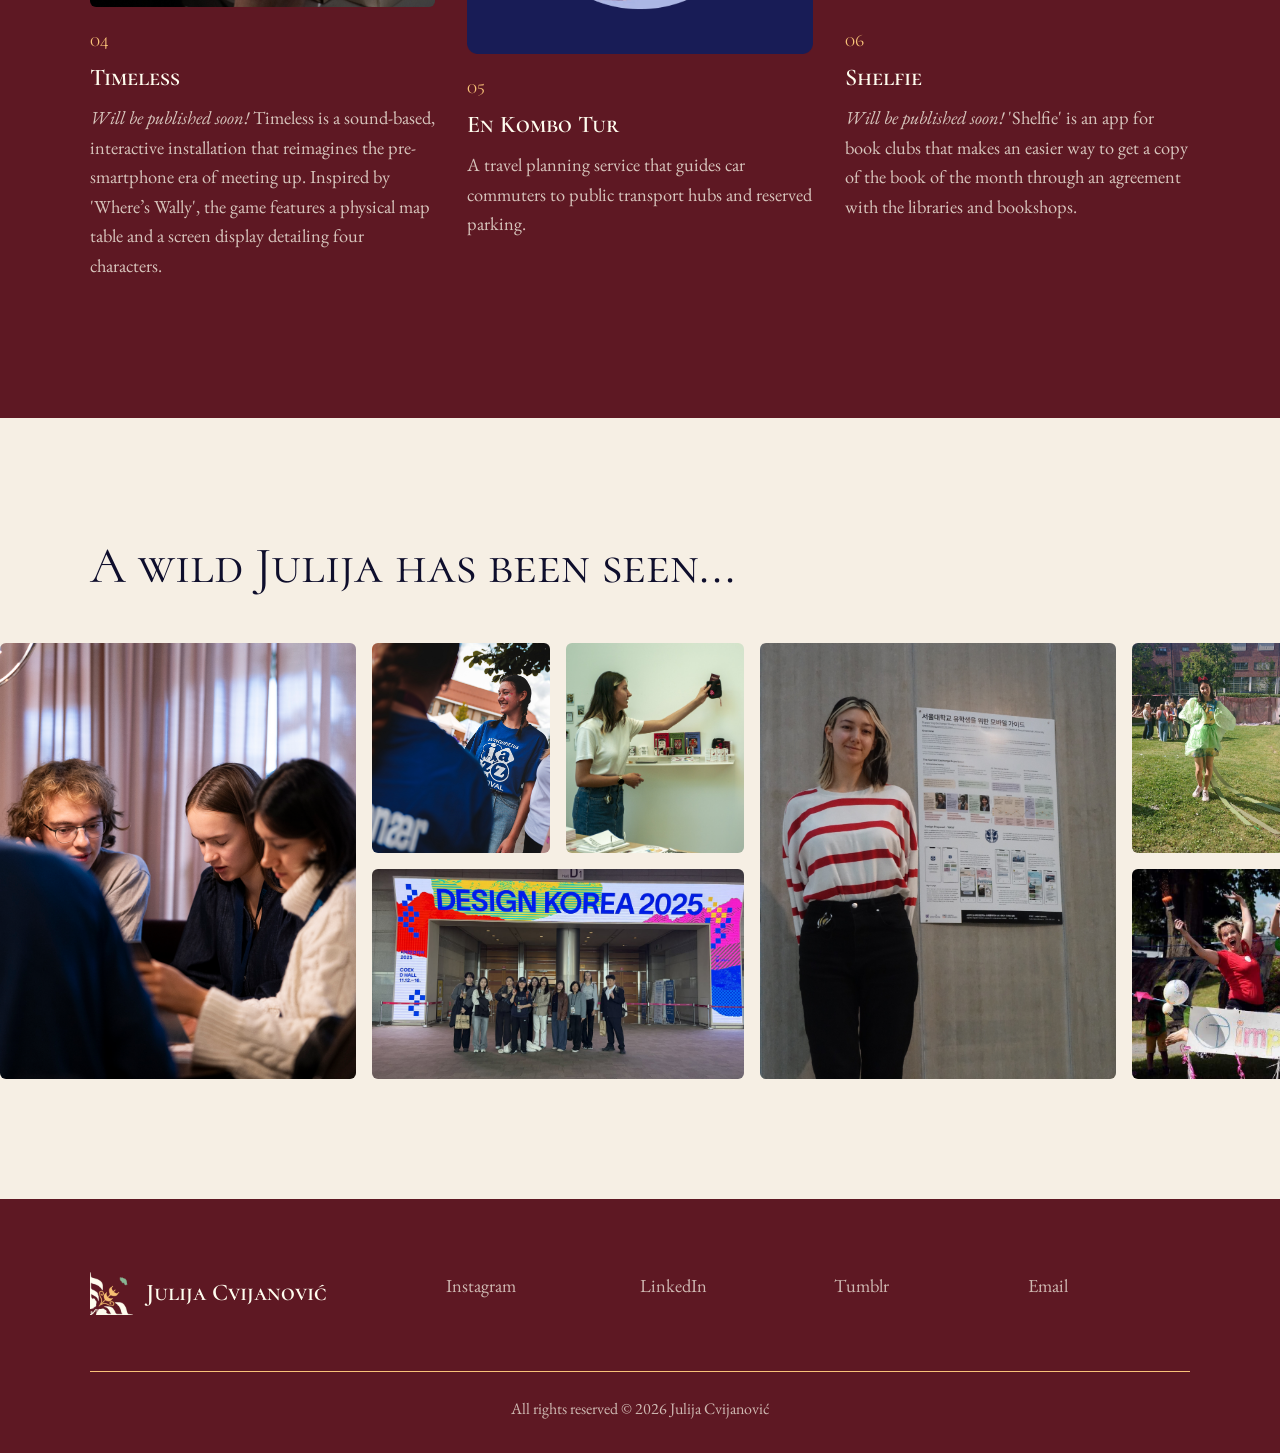
<file: projectoverview.html>
<!DOCTYPE html>
<html lang="en">

<head>
  <title>Projects | Julija Cvijanović</title>
  <meta charset="utf-8" />
  <meta name="viewport" content="width=device-width, initial-scale=1.0">
  <link rel="stylesheet" type="text/css" href="assets/style.css">
  <link href="https://fonts.googleapis.com/css2?family=Cormorant+SC:wght@300;400;600&family=EB+Garamond:ital,wght@0,400;0,600;1,400&display=swap" rel="stylesheet">
</head>

<body>
  
  <!-- NAVIGATION -->
  <header class="nav">
    <div class="container nav__inner">
      <a href="index.html" class="brand-block">
        <img src="assets/details/JUCA_Logo-Transp-Fjerdedel.png" 
          alt="Juca logo" class="brand-mark" />
        <span class="brand-name">Julija Cvijanović</span>
      </a>

      <button class="nav__toggle" aria-label="Open menu" aria-expanded="false" onclick="toggleMenu(this)">
        <span></span><span></span>
      </button>

      <nav class="nav__menu" id="nav-menu">
        <a href="projectoverview.html">Projects</a>
        <div class="dropdown">
          <button class="dropdown__toggle" onclick="toggleDropdown(this)" aria-expanded="false">Portfolio <span class="caret">&#9662;</span></button>
          <div class="dropdown__list">
            <a href="#projects">Overview</a>
            <a href="#" onclick="requestDownload(); return false;">Download PDF</a>
          </div>
        </div>
        <!-- <a href="#blog">Blog</a> -->
        <!-- <a href="#about">About</a> -->
      </nav>
    </div>
  </header>

  <main>

    <!-- PROJECT HERO -->
    <section class="project-hero project-hero--spaced">
      <div class="container">
        <p class="eyebrow">2022 - 2026</p>
        <h1>My Projects</h1>
        <p class="lead">Here you can read shortly about my design projects.</p>
      </div>
    </section>

    <!-- PROJECTS -->
    <section class="section section--dark section--projects">
      <div class="container">
        <!-- Cards are made from assets/projects.js: all projects, newest year first.
             Change the card below to change how every card looks. -->
        <div class="feature-grid" data-projects="all" data-sort="newest">
          <template>
            <a class="feature" data-field="page">
              <img class="card__img" data-field="teaser">
              <span class="feature__num" data-field="number"></span>
              <h3 data-field="title"></h3>
              <p><em data-field="note"></em> <span data-field="summary"></span></p>
            </a>
          </template>
        </div>
      </div>
    </section>


    <!-- GALLERY -->
    <section class="section">
      <div class="container">
        <h2>A wild Julija has been seen...</h2>
      </div>

      <!-- Carousel: scrolls automatically, pauses on hover 
        <img class="teaser-gallery-img" src="assets/..." alt="...">   -->
      <div class="carousel">
        <div class="carousel__track">
          <div class="gallery gallery--mosaic">
            <img class="teaser-gallery-img" src="assets/details/Personal_Images/BlåSone_CloseUp_2026_343.JPG" 
              alt="Telenor Blå Sone Conference 2026">
            <img class="teaser-gallery-img" src="assets/details/Personal_Images/Barnivalen_2024-1.jpg" 
              alt="Kongsberg Jazzfestival - Barnivalen 2024">
            <img class="teaser-gallery-img" src="assets/details/Personal_Images/DS21_Exhibition1-1.jpg" 
              alt="Design Studio 21 course exhibition in Korea. Project: Protection of the Season">
            <img class="teaser-gallery-img" src="assets/details/Personal_Images/DesignKorea_Conference_2025.jpg" 
              alt="Design Korea Conference 2025">
          </div>  

          <div class="gallery gallery--mosaic">
            <img class="teaser-gallery-img" src="assets/details/Personal_Images/DS72.JPG" 
              alt="Design Studio 72 course exhibition in Korea. Project: NAVI">
            <img class="teaser-gallery-img" src="assets/details/Personal_Images/STUNT_AHO_2022.jpg" 
              alt="STUNT AHO 2022">
            <img class="teaser-gallery-img" src="assets/details/Personal_Images/SV_Exhibition.jpg" 
              alt="Exhibition of our Semester Project 2026 for Sør-Varanger Utvikling in Kirkenes, Norway">
            <img class="teaser-gallery-img" src="assets/details/Personal_Images/StudioTassy_Improv&Vamp_2017.jpg" 
              alt="A part of designer Studio Tassy (Tassy Thompson)'s Improv & Vamp activity at Kongsberg Jazzfestival 2017">
          </div>

          <div class="gallery gallery--mosaic">
            <img class="teaser-gallery-img" src="assets/details/Personal_Images/SNU_Diploma.jpg" 
              alt="Exchange year: Holding my diploma in front of the SNU (Seoul National University) campus entrance in Seoul, Korea.">
            <img class="teaser-gallery-img" src="assets/Project-Details/EnKomboTur/Entur_JulijaPoster.jpg" 
              alt="Hanging up our poster for a project in Bergen, Norway. Project: En Kombo Tur.">
            <img class="teaser-gallery-img" src="assets/details/Personal_Images/SV_Feltarbeid-1.jpeg" 
              alt="Workshops for Sør-Varanger Utvikling in Kirkenes, Norway. Project: Design for Coastal Development 2026">
            <img class="teaser-gallery-img" src="assets/details/Personal_Images/Barnivalen_2024-2.jpg" 
              alt="Kongsberg Jazzfestival - Barnivalen 2024">
          </div>
        </div>
      </div>
    </section>

  </main>

  <!-- FOOTER -->
  <footer class="footer">
    <div class="container">
      <div class="footer__grid">
        <div>
          <a href="index.html" class="brand-block">
            <img src="assets/details/JUCA_Logo-Transp-Fjerdedel_W.png" alt="Juca logo" class="brand-mark" />
            <span class="brand-name">Julija Cvijanović</span>
          </a>
        </div>
        <div>
          <a href="https://www.instagram.com/studiojuca/" target="_blank" rel="noopener noreferrer">Instagram</a>
        </div>
        <div>
          <a href="https://www.linkedin.com/in/julijaCvijanovic/" target="_blank" rel="noopener noreferrer">LinkedIn</a>
        </div>
        <div>
          <a href="https://www.tumblr.com/blog/juliCvijanovicstudio/" target="_blank" rel="noopener noreferrer">Tumblr</a>
        </div>
        <div>
          <a href="mailto:Cvijanovicjulija@gmail.com">Email</a>
        </div>
      </div>

      <div class="footer__bottom">
        <p>All rights reserved &copy; 2026 Julija Cvijanović</p>
      </div>
    </div>
  </footer>

  <script src="assets/projects.js"></script>
  <script src="assets/script.js"></script>
</body>
</html>
</file>
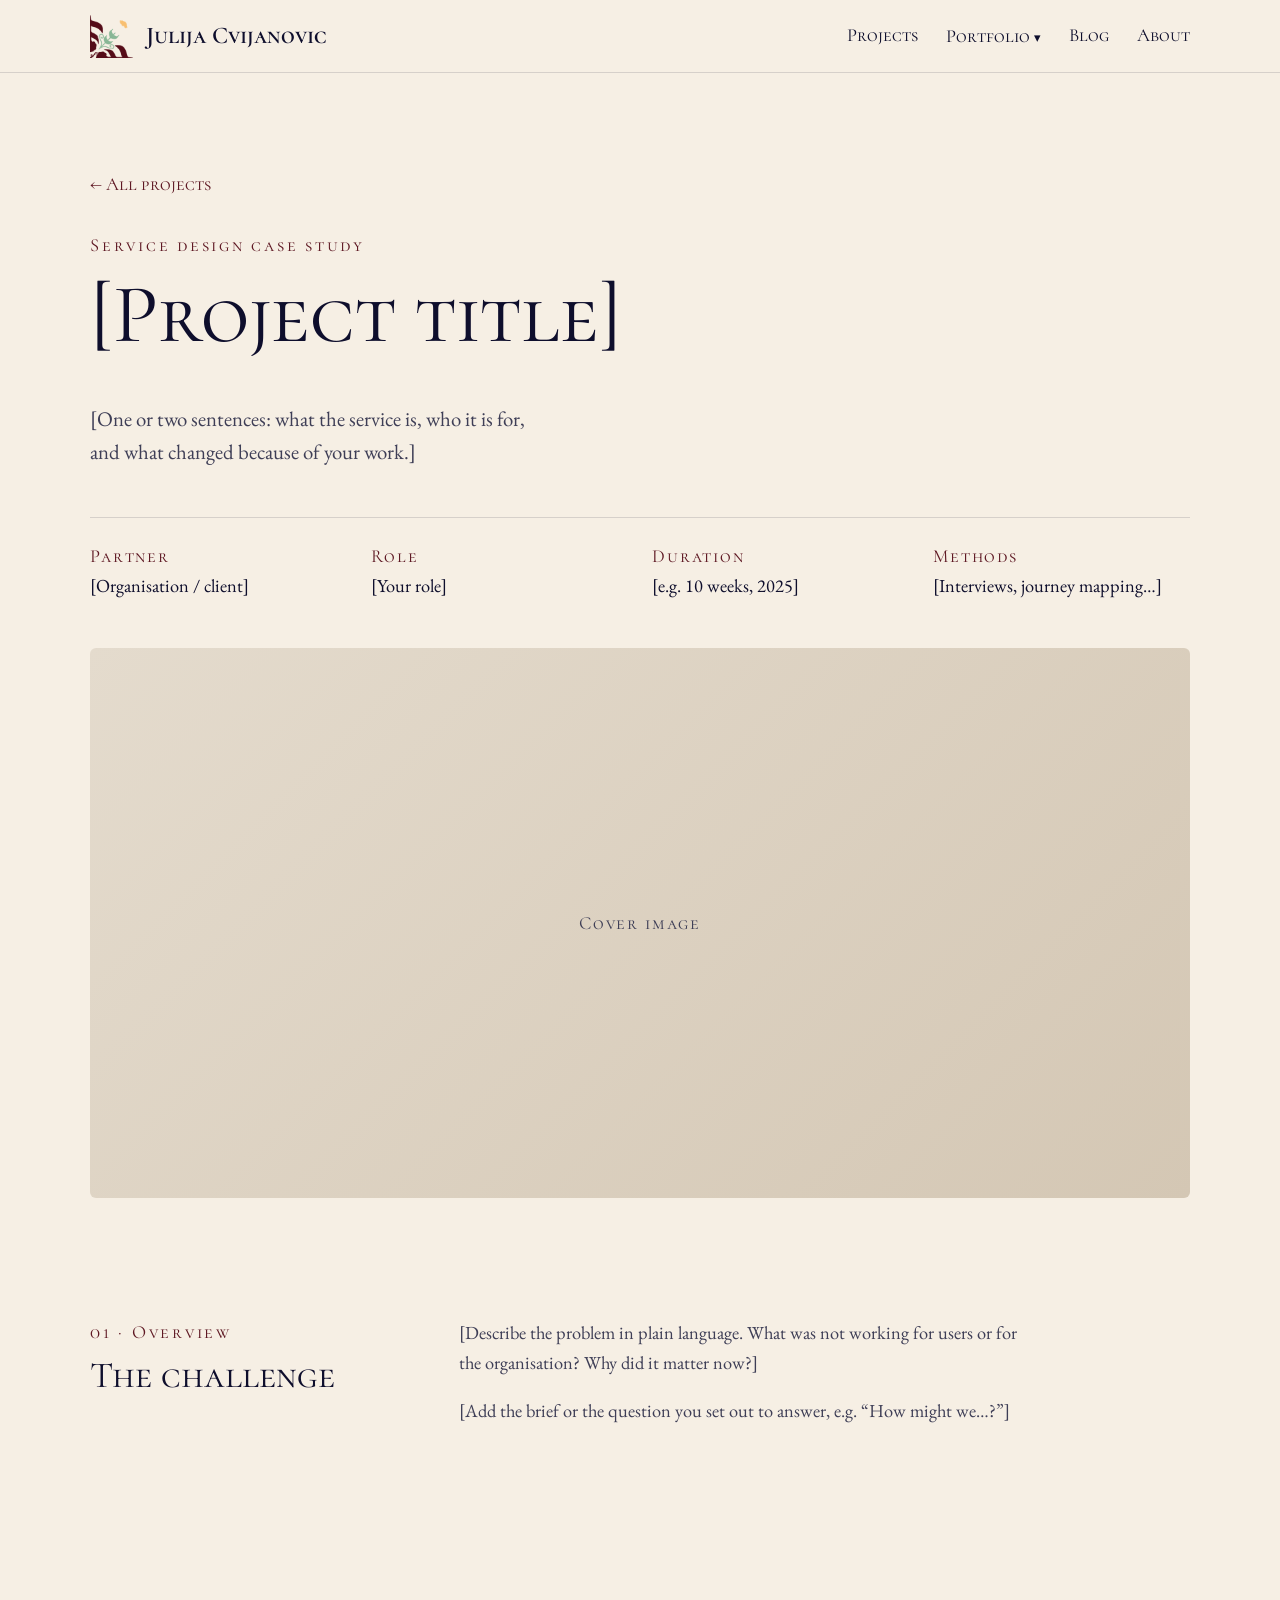
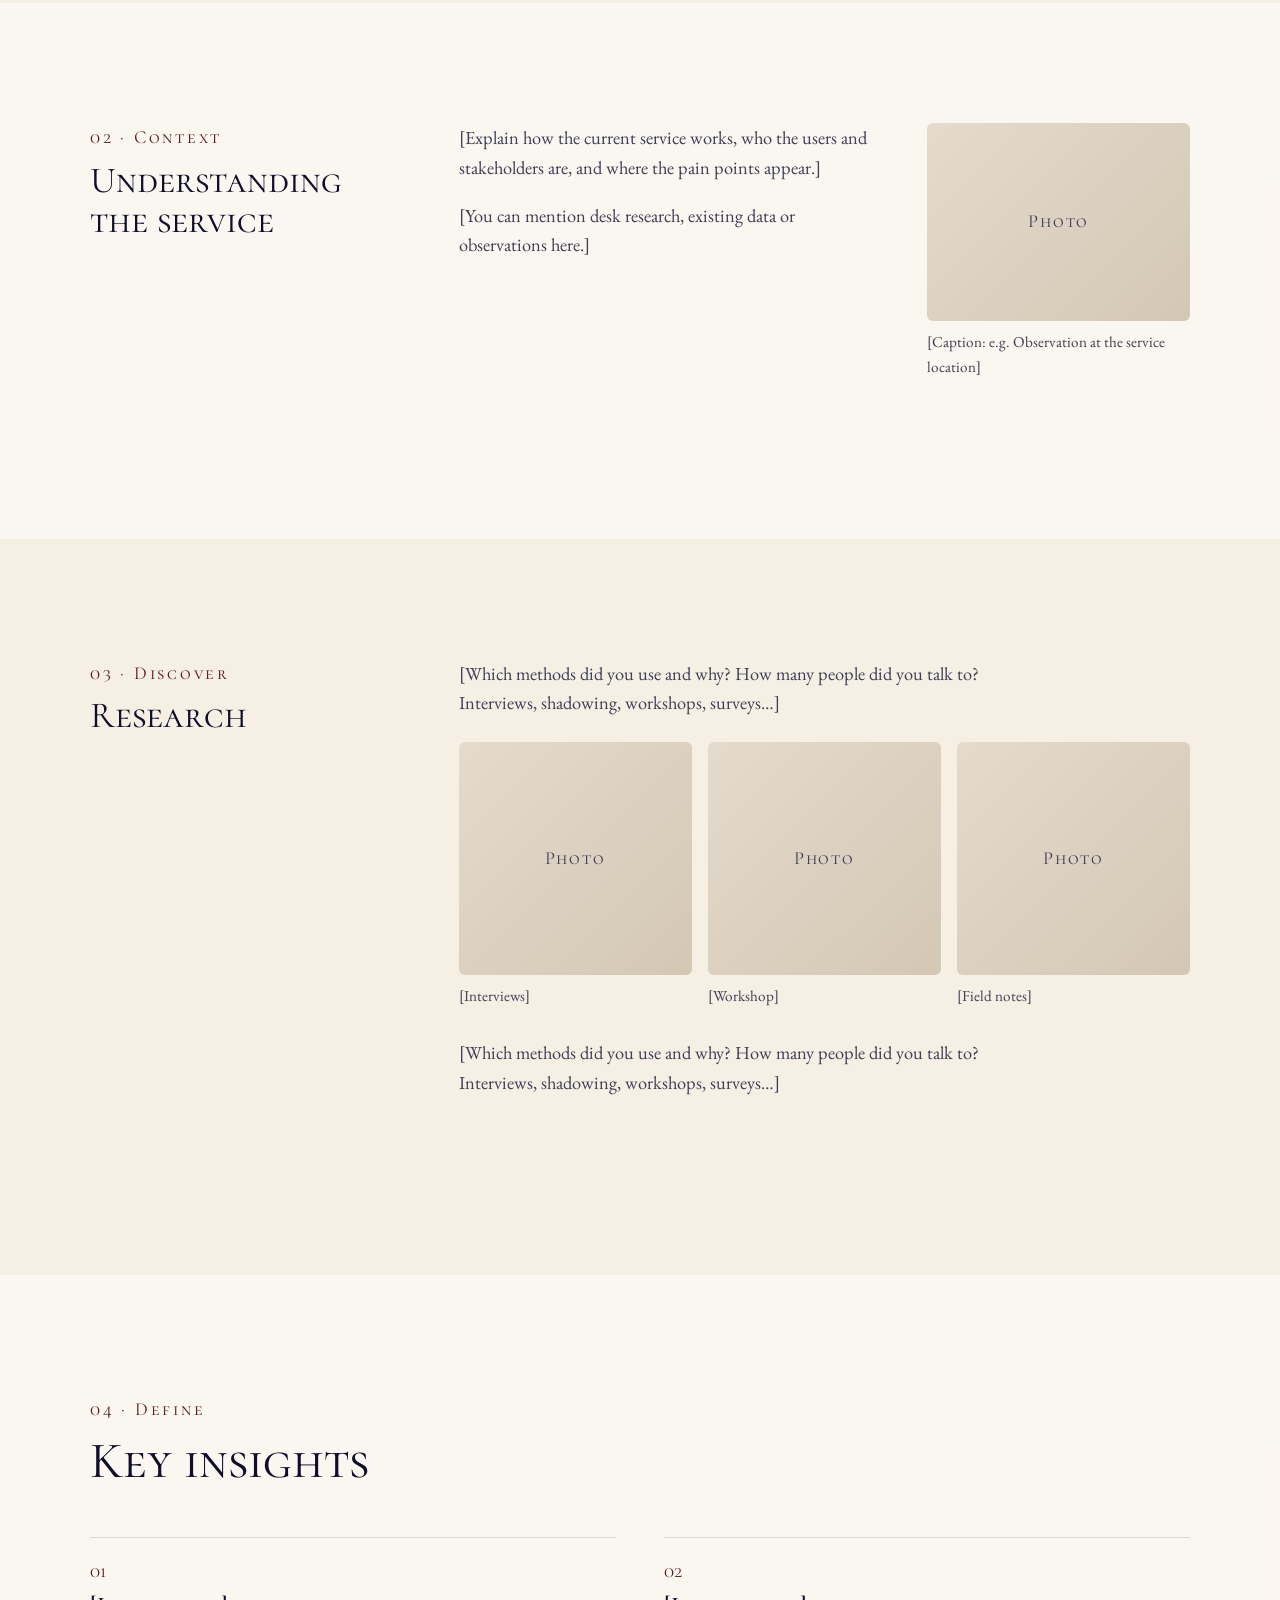
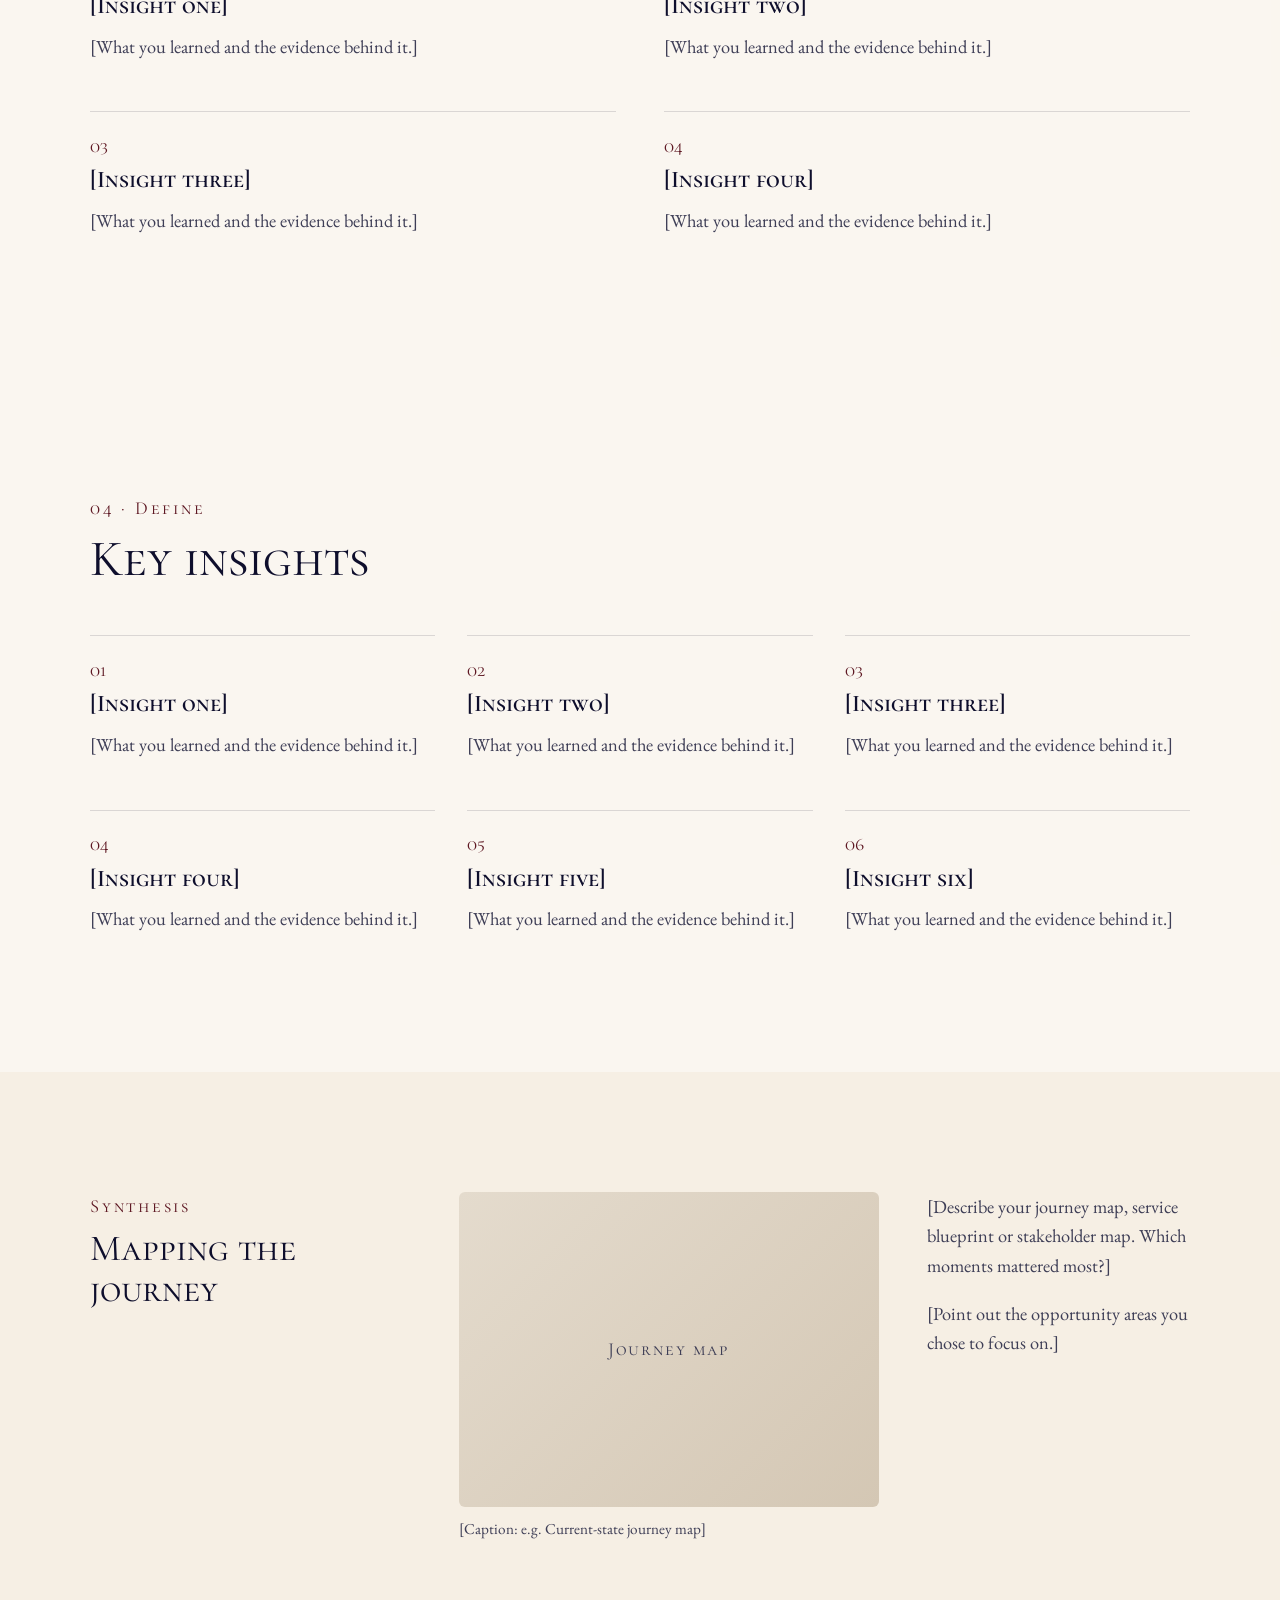
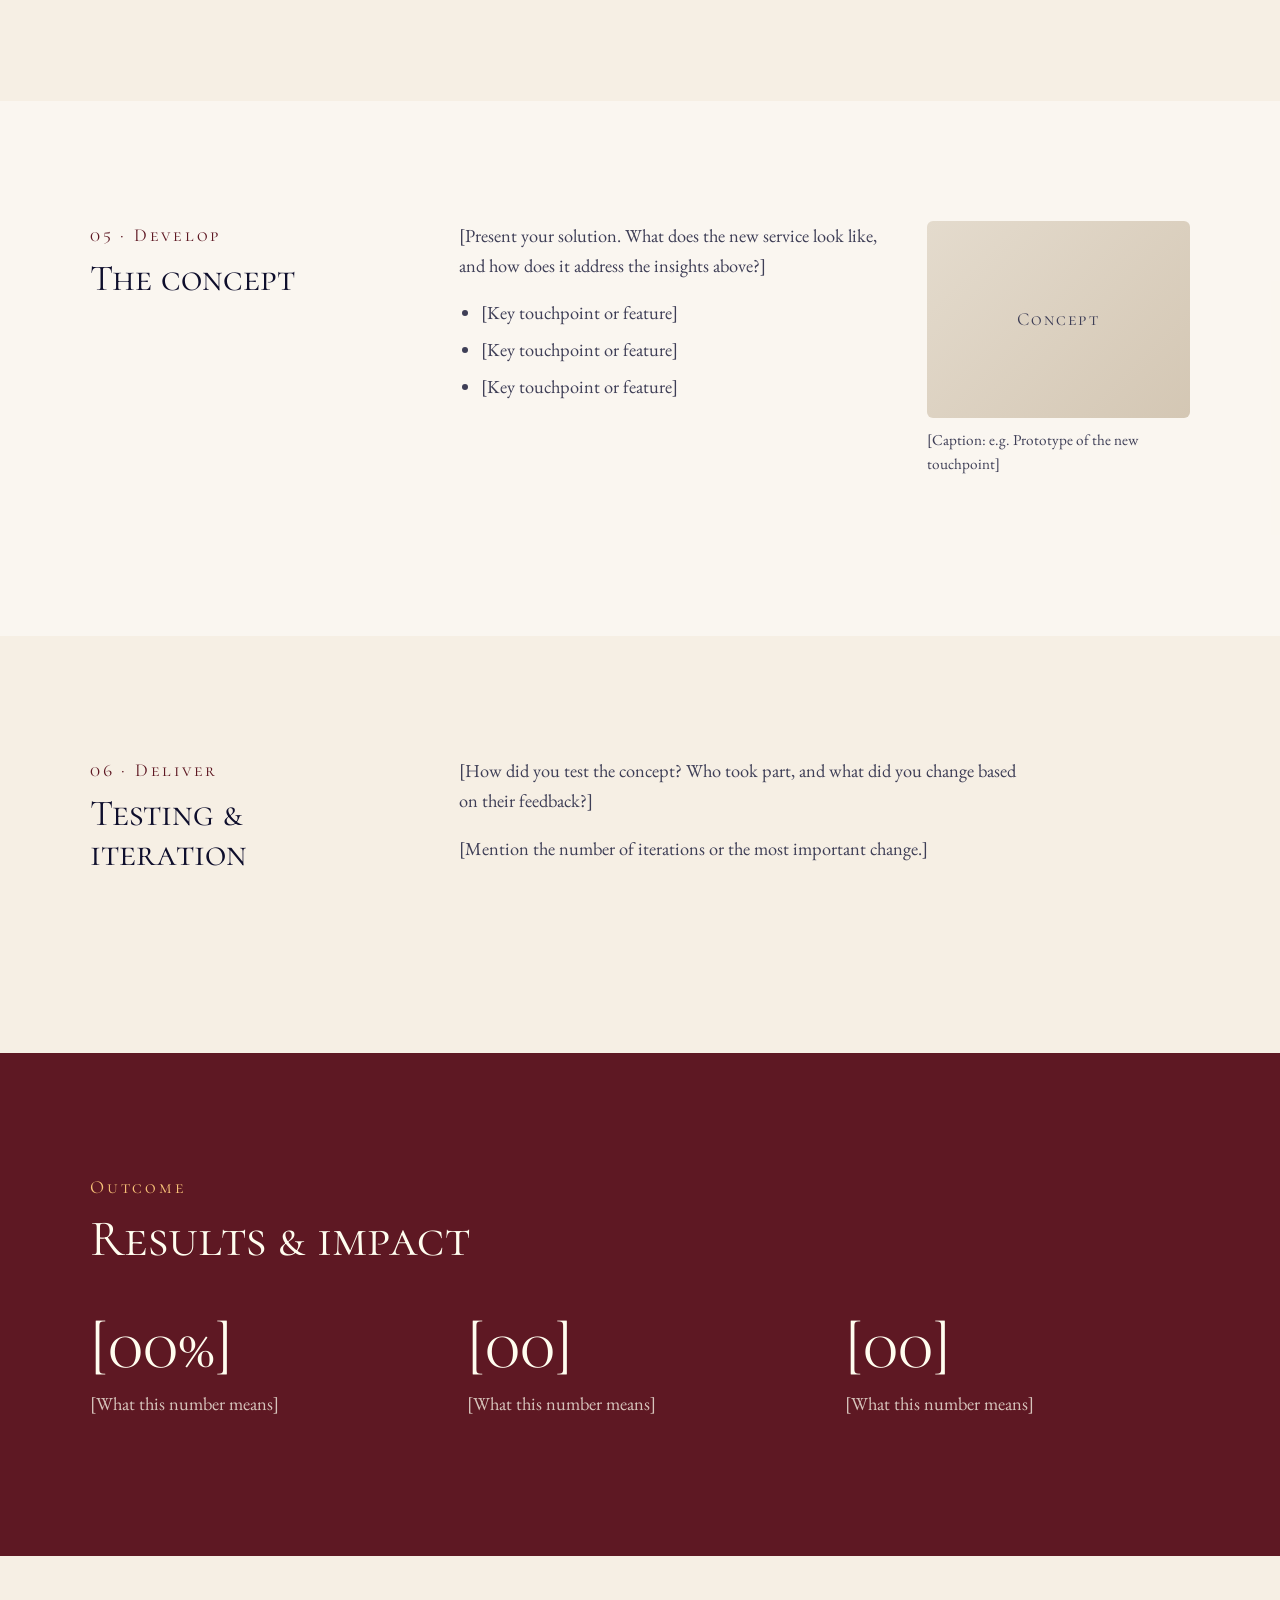
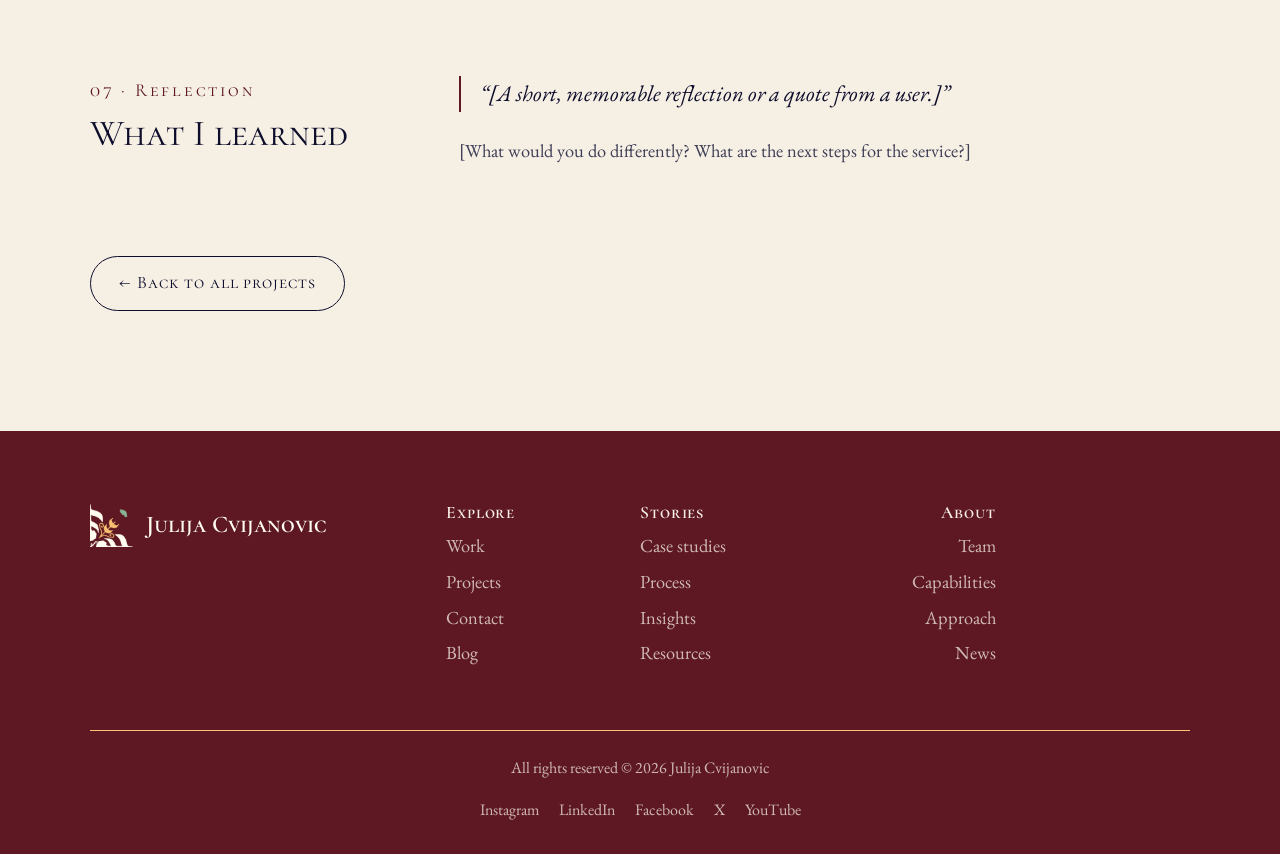
<file: Template_CaseStudy.html>
<!DOCTYPE html>
<html lang="en">

<head>
  <title>Case Study | Julija Cvijanovic</title>
  <meta charset="utf-8" />
  <meta name="viewport" content="width=device-width, initial-scale=1.0">
  <link rel="stylesheet" type="text/css" href="assets/style.css">
  <link href="https://fonts.googleapis.com/css2?family=Cormorant+SC:wght@300;400;600&family=EB+Garamond:ital,wght@0,400;0,600;1,400&display=swap" rel="stylesheet">
</head>

<body>

  <!-- NAVIGATION -->
  <header class="nav">
    <div class="container nav__inner">
      <a href="index.html" class="brand-block">
        <img src="assets/details/JUCA_Logo-Transp-Fjerdedel.png" alt="Juca logo" class="brand-mark" />
        <span class="brand-name">Julija Cvijanovic</span>
      </a>

      <button class="nav__toggle" aria-label="Open menu" aria-expanded="false" onclick="toggleMenu(this)">
        <span></span><span></span>
      </button>

      <nav class="nav__menu" id="nav-menu">
        <a href="projectoverview.html" aria-current="page">Projects</a>
        <div class="dropdown">
          <button class="dropdown__toggle" onclick="toggleDropdown(this)" aria-expanded="false">Portfolio <span class="caret">&#9662;</span></button>
          <div class="dropdown__list">
            <a href="index.html#projects">Overview</a>
            <a href="#" onclick="requestDownload(); return false;">Download PDF</a>
          </div>
        </div>
        <a href="index.html#blog">Blog</a>
        <a href="index.html#about">About</a>
      </nav>
    </div>
  </header>

  <main>

    <!-- CASE STUDY HERO -->
    <section class="project-hero">
      <div class="container">
        <a href="projectoverview.html" class="link-arrow">&larr; All projects</a>
        <p class="eyebrow">Service design case study</p>
        <h1>[Project title]</h1>
        <p class="lead">[One or two sentences: what the service is, who it is for, and what changed because of your work.]</p>

        <dl class="project-meta">
          <div><dt>Partner</dt><dd>[Organisation / client]</dd></div>
          <div><dt>Role</dt><dd>[Your role]</dd></div>
          <div><dt>Duration</dt><dd>[e.g. 10 weeks, 2025]</dd></div>
          <div><dt>Methods</dt><dd>[Interviews, journey mapping&hellip;]</dd></div>
        </dl>
      </div>
      <div class="container">
        <div class="placeholder placeholder--cover"><span>Cover image</span></div>
      </div>
    </section>

    <!-- OVERVIEW: text only -->
    <section class="section">
      <div class="container">

        <div class="cs-row">
          <div class="cs-row__label">
            <p class="eyebrow">01 &middot; Overview</p>
            <h2>The challenge</h2>
          </div>
          <div class="cs-text">
            <p>[Describe the problem in plain language. What was not working for users or for the organisation? Why did it matter now?]</p>
            <p>[Add the brief or the question you set out to answer, e.g. &ldquo;How might we&hellip;?&rdquo;]</p>
          </div>
        </div>
      </div>
    </section>

    <!-- CONTEXT: text + small photo -->
    <section class="section section--tint">
      <div class="container">
        <div class="cs-row">
          <div class="cs-row__label">
            <p class="eyebrow">02 &middot; Context</p>
            <h2>Understanding the service</h2>
          </div>
          <div class="cs-media">
            <div class="cs-text">
              <p>[Explain how the current service works, who the users and stakeholders are, and where the pain points appear.]</p>
              <p>[You can mention desk research, existing data or observations here.]</p>
            </div>
            <figure class="cs-figure">
              <div class="placeholder placeholder--small"><span>Photo</span></div>
              <figcaption>[Caption: e.g. Observation at the service location]</figcaption>
            </figure>
          </div>
        </div>
      </div>
    </section>

    <!-- RESEARCH: text + row of small photos -->
    <section class="section">
      <div class="container">
        <div class="cs-row">
          <div class="cs-row__label">
            <p class="eyebrow">03 &middot; Discover</p>
            <h2>Research</h2>
          </div>
          <div>
            <div class="cs-text">
              <p>[Which methods did you use and why? How many people did you talk to? Interviews, shadowing, workshops, surveys&hellip;]</p>
            </div>
            <div class="cs-thumbs">
              <figure class="cs-figure">
                <div class="placeholder placeholder--thumb"><span>Photo</span></div>
                <figcaption>[Interviews]</figcaption>
              </figure>
              <figure class="cs-figure">
                <div class="placeholder placeholder--thumb"><span>Photo</span></div>
                <figcaption>[Workshop]</figcaption>
              </figure>
              <figure class="cs-figure">
                <div class="placeholder placeholder--thumb"><span>Photo</span></div>
                <figcaption>[Field notes]</figcaption>
              </figure>
            </div>
            <br>
            <div class="cs-text">
              <p>[Which methods did you use and why? How many people did you talk to? Interviews, shadowing, workshops, surveys&hellip;]</p>
            </div>
          </div>
        </div>
      </div>
    </section>

    <!-- INSIGHTS - VERSION A: 2 x 2 grid (4 insights). Keep this OR version B below. -->
    <section class="section section--tint">
      <div class="container">
        <p class="eyebrow">04 &middot; Define</p>
        <h2>Key insights</h2>

        <ol class="cs-insights">
          <li>
            <h3>[Insight one]</h3>
            <p>[What you learned and the evidence behind it.]</p>
          </li>
          <li>
            <h3>[Insight two]</h3>
            <p>[What you learned and the evidence behind it.]</p>
          </li>
          <li>
            <h3>[Insight three]</h3>
            <p>[What you learned and the evidence behind it.]</p>
          </li>
          <li>
            <h3>[Insight four]</h3>
            <p>[What you learned and the evidence behind it.]</p>
          </li>
        </ol>
      </div>
    </section>

    <!-- INSIGHTS - VERSION B: 3 x 2 grid (6 insights). Keep this OR version A above. -->
    <section class="section section--tint">
      <div class="container">
        <p class="eyebrow">04 &middot; Define</p>
        <h2>Key insights</h2>

        <ol class="cs-insights cs-insights--3">
          <li>
            <h3>[Insight one]</h3>
            <p>[What you learned and the evidence behind it.]</p>
          </li>
          <li>
            <h3>[Insight two]</h3>
            <p>[What you learned and the evidence behind it.]</p>
          </li>
          <li>
            <h3>[Insight three]</h3>
            <p>[What you learned and the evidence behind it.]</p>
          </li>
          <li>
            <h3>[Insight four]</h3>
            <p>[What you learned and the evidence behind it.]</p>
          </li>
          <li>
            <h3>[Insight five]</h3>
            <p>[What you learned and the evidence behind it.]</p>
          </li>
          <li>
            <h3>[Insight six]</h3>
            <p>[What you learned and the evidence behind it.]</p>
          </li>
        </ol>
      </div>
    </section>

    <!-- MAPPING: small photo + text (image left) -->
    <section class="section">
      <div class="container">
        <div class="cs-row">
          <div class="cs-row__label">
            <p class="eyebrow">Synthesis</p>
            <h2>Mapping the journey</h2>
          </div>
          <div class="cs-media cs-media--reverse">
            <div class="cs-text">
              <p>[Describe your journey map, service blueprint or stakeholder map. Which moments mattered most?]</p>
              <p>[Point out the opportunity areas you chose to focus on.]</p>
            </div>
            <figure class="cs-figure">
              <div class="placeholder placeholder--small"><span>Journey map</span></div>
              <figcaption>[Caption: e.g. Current-state journey map]</figcaption>
            </figure>
          </div>
        </div>
      </div>
    </section>

    <!-- CONCEPT: text + small photo -->
    <section class="section section--tint">
      <div class="container">
        <div class="cs-row">
          <div class="cs-row__label">
            <p class="eyebrow">05 &middot; Develop</p>
            <h2>The concept</h2>
          </div>
          <div class="cs-media">
            <div class="cs-text">
              <p>[Present your solution. What does the new service look like, and how does it address the insights above?]</p>
              <ul class="cs-list">
                <li>[Key touchpoint or feature]</li>
                <li>[Key touchpoint or feature]</li>
                <li>[Key touchpoint or feature]</li>
              </ul>
            </div>
            <figure class="cs-figure">
              <div class="placeholder placeholder--small"><span>Concept</span></div>
              <figcaption>[Caption: e.g. Prototype of the new touchpoint]</figcaption>
            </figure>
          </div>
        </div>
      </div>
    </section>

    <!-- TESTING: text only -->
    <section class="section">
      <div class="container">
        <div class="cs-row">
          <div class="cs-row__label">
            <p class="eyebrow">06 &middot; Deliver</p>
            <h2>Testing &amp; iteration</h2>
          </div>
          <div class="cs-text">
            <p>[How did you test the concept? Who took part, and what did you change based on their feedback?]</p>
            <p>[Mention the number of iterations or the most important change.]</p>
          </div>
        </div>
      </div>
    </section>

    <!-- OUTCOME: text only, key numbers -->
    <section class="section section--dark">
      <div class="container">
        <p class="eyebrow">Outcome</p>
        <h2>Results &amp; impact</h2>

        <div class="cs-stats">
          <div>
            <span class="cs-stats__num">[00%]</span>
            <p>[What this number means]</p>
          </div>
          <div>
            <span class="cs-stats__num">[00]</span>
            <p>[What this number means]</p>
          </div>
          <div>
            <span class="cs-stats__num">[00]</span>
            <p>[What this number means]</p>
          </div>
        </div>
      </div>
    </section>

    <!-- REFLECTION: text only -->
    <section class="section">
      <div class="container">
        <div class="cs-row">
          <div class="cs-row__label">
            <p class="eyebrow">07 &middot; Reflection</p>
            <h2>What I learned</h2>
          </div>
          <div class="cs-text">
            <blockquote class="cs-quote">&ldquo;[A short, memorable reflection or a quote from a user.]&rdquo;</blockquote>
            <p>[What would you do differently? What are the next steps for the service?]</p>
          </div>
        </div>

        <div class="btn-row">
          <a href="projectoverview.html" class="btn btn--outline">&larr; Back to all projects</a>
        </div>
      </div>
    </section>

  </main>

  <!-- FOOTER -->
  <footer class="footer">
    <div class="container">
      <div class="footer__grid">
        <div>
          <a href="index.html" class="brand-block">
            <img src="assets/details/JUCA_Logo-Transp-Fjerdedel_W.png" alt="Juca logo" class="brand-mark" />
            <span class="brand-name">Julija Cvijanovic</span>
          </a>
        </div>
        <div>
          <h4>Explore</h4>
          <a href="index.html#projects">Work</a>
          <a href="projectoverview.html">Projects</a>
          <a href="index.html#contact">Contact</a>
          <a href="index.html#blog">Blog</a>
        </div>
        <div>
          <h4>Stories</h4>
          <a href="#">Case studies</a>
          <a href="#">Process</a>
          <a href="#">Insights</a>
          <a href="#">Resources</a>
        </div>
        <div class="footer__col--right">
          <h4>About</h4>
          <a href="index.html#about">Team</a>
          <a href="index.html#about">Capabilities</a>
          <a href="index.html#about">Approach</a>
          <a href="#">News</a>
        </div>
      </div>

      <div class="footer__bottom">
        <p>All rights reserved &copy; 2026 Julija Cvijanovic</p>
        <div class="socials">
          <a href="#">Instagram</a>
          <a href="#">LinkedIn</a>
          <a href="#">Facebook</a>
          <a href="#">X</a>
          <a href="#">YouTube</a>
        </div>
      </div>
    </div>
  </footer>

  <script src="assets/script.js"></script>
</body>
</html>
</file>
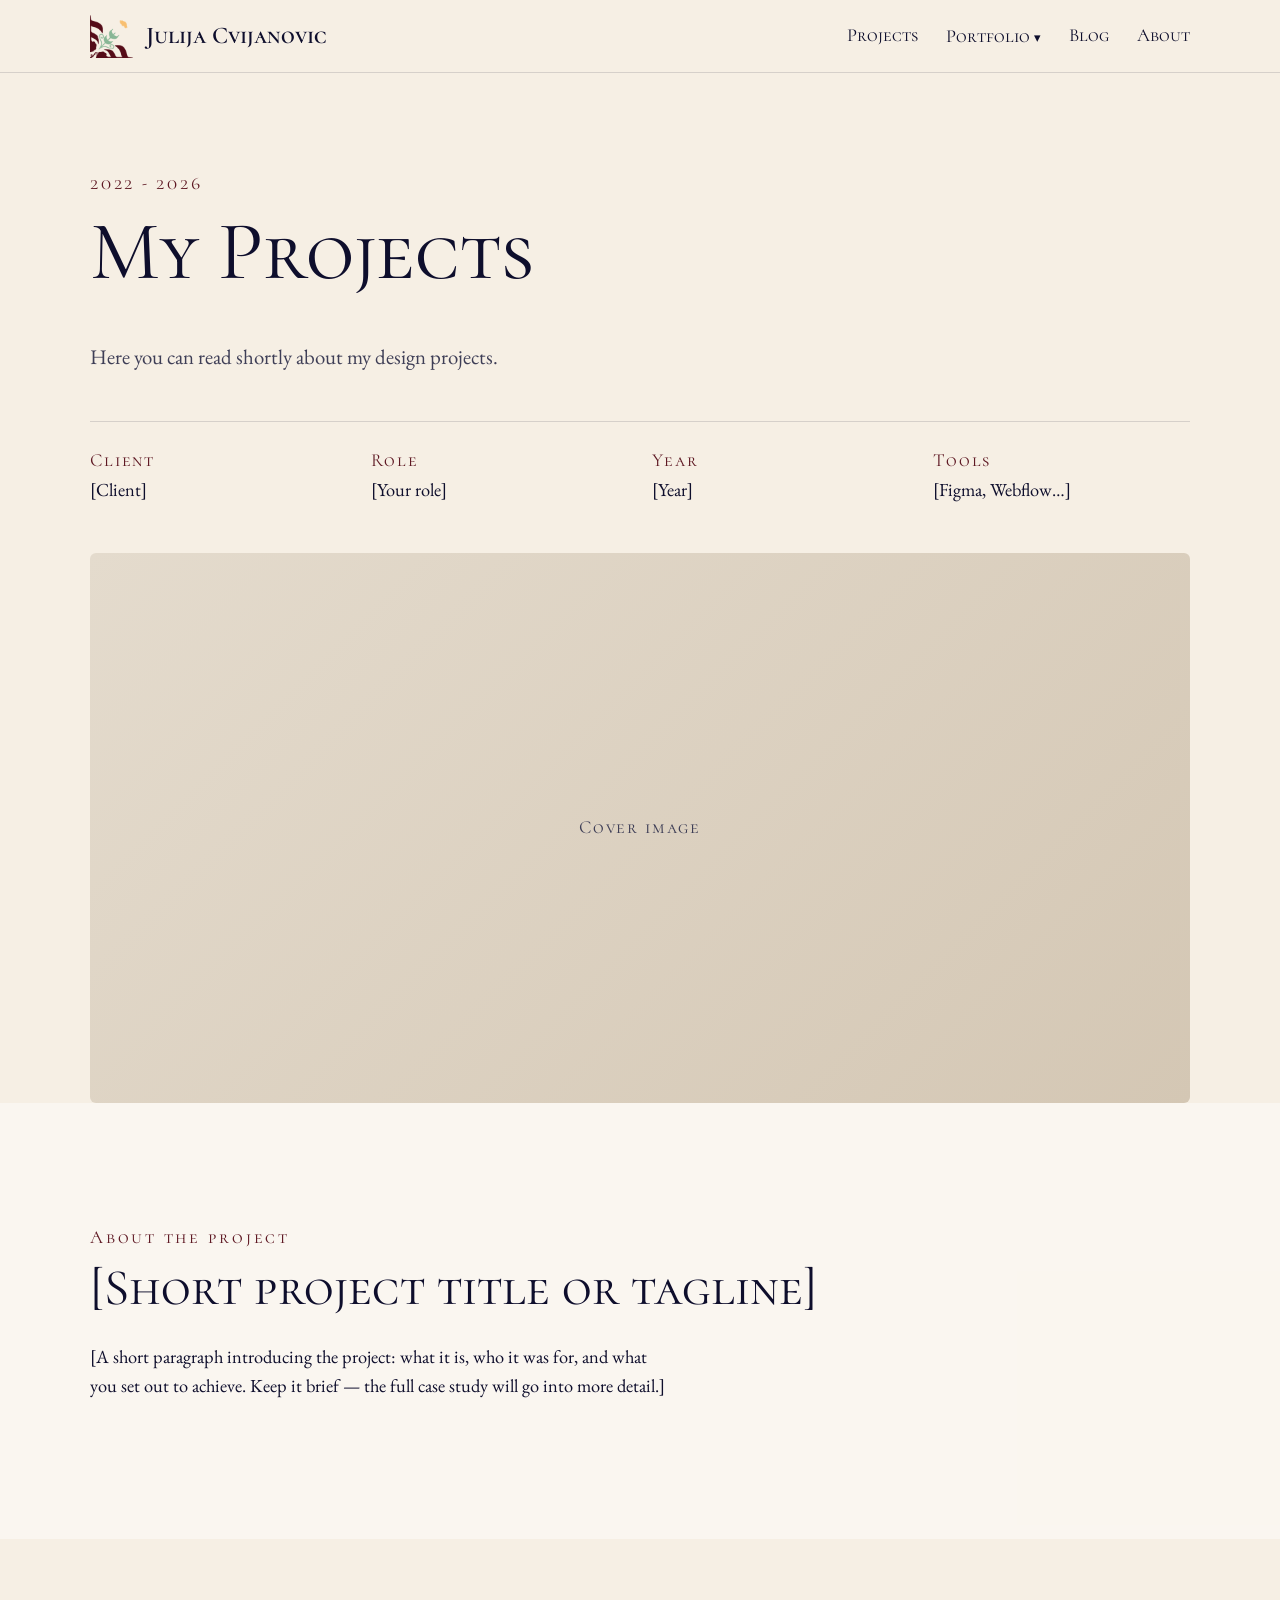
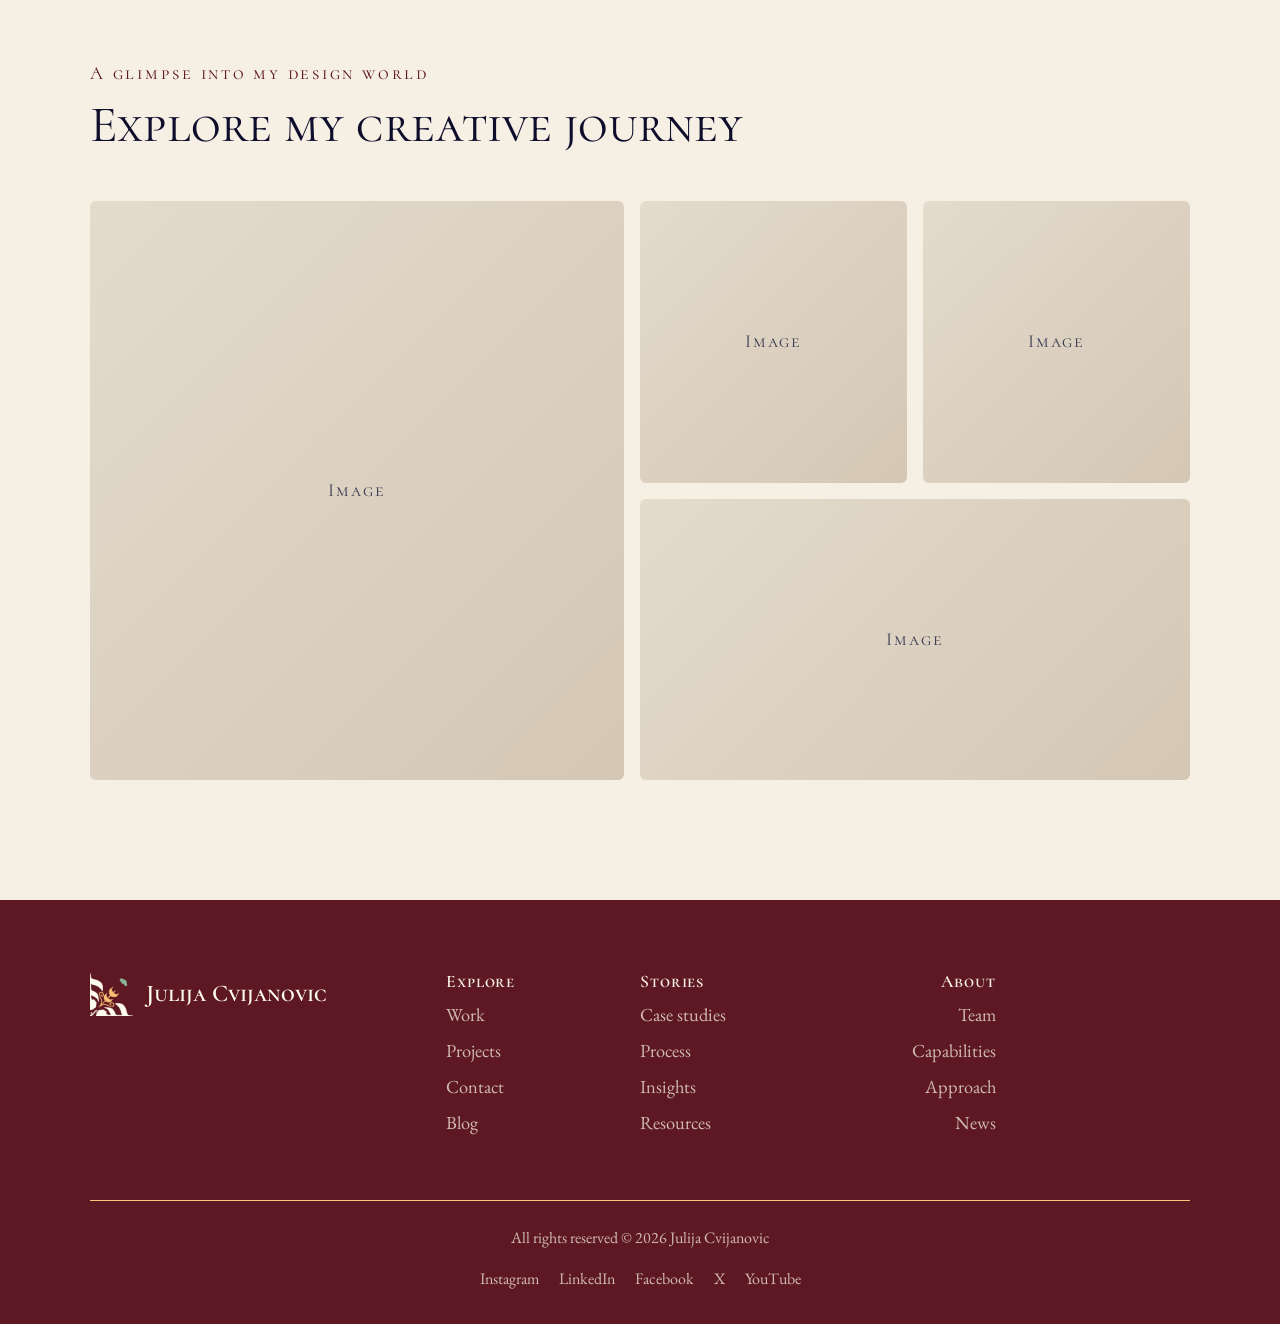
<file: TEMPLATE_project-teaser.html>
<!DOCTYPE html>
<html lang="en">

<head>
  <title>Projects | Julija Cvijanovic</title>
  <meta charset="utf-8" />
  <meta name="viewport" content="width=device-width, initial-scale=1.0">
  <link rel="stylesheet" type="text/css" href="assets/style.css">
  <link href="https://fonts.googleapis.com/css2?family=Cormorant+SC:wght@300;400;600&family=EB+Garamond:ital,wght@0,400;0,600;1,400&display=swap" rel="stylesheet">
</head>

<body>

  <!-- NAVIGATION -->
  <header class="nav">
    <div class="container nav__inner">
      <a href="index.html" class="brand-block">
        <img src="assets/details/JUCA_Logo-Transp-Fjerdedel.png" alt="Juca logo" class="brand-mark" />
        <span class="brand-name">Julija Cvijanovic</span>
      </a>

      <button class="nav__toggle" aria-label="Open menu" aria-expanded="false" onclick="toggleMenu(this)">
        <span></span><span></span>
      </button>

      <nav class="nav__menu" id="nav-menu">
        <a href="projectoverview.html">Projects</a>
        <div class="dropdown">
          <button class="dropdown__toggle" onclick="toggleDropdown(this)" aria-expanded="false">Portfolio <span class="caret">&#9662;</span></button>
          <div class="dropdown__list">
            <a href="#projects">Overview</a>
            <a href="#" onclick="requestDownload(); return false;">Download PDF</a>
          </div>
        </div>
        <a href="#blog">Blog</a>
        <a href="#about">About</a>
      </nav>
    </div>
  </header>

  <main>

    <!-- PROJECT HERO -->
    <section class="project-hero">
      <div class="container">
        <p class="eyebrow">2022 - 2026</p>
        <h1>My Projects</h1>
        <p class="lead">Here you can read shortly about my design projects.</p>

        <dl class="project-meta">
          <div><dt>Client</dt><dd>[Client]</dd></div>
          <div><dt>Role</dt><dd>[Your role]</dd></div>
          <div><dt>Year</dt><dd>[Year]</dd></div>
          <div><dt>Tools</dt><dd>[Figma, Webflow&hellip;]</dd></div>
        </dl>
      </div>
      <div class="container">
        <!-- Replace with: <img src="assets/images/project-cover.jpg" alt="..."> -->
        <div class="placeholder placeholder--cover"><span>Cover image</span></div>
      </div>
    </section>

    <!-- PROJECT INTRO -->
    <section class="section section--tint">
      <div class="container">
        <p class="eyebrow">About the project</p>
        <h2>[Short project title or tagline]</h2>
        <p class="text-block">[A short paragraph introducing the project: what it is, who it was for, and what you set out to achieve. Keep it brief &mdash; the full case study will go into more detail.]</p>
      </div>
    </section>

    <!-- GALLERY 2 -->
    <section class="section">
      <div class="container">
        <p class="eyebrow">A glimpse into my design world</p>
        <h2>Explore my creative journey</h2>

        <div class="gallery gallery--mosaic">
          <div class="placeholder"><span>Image</span></div>
          <div class="placeholder"><span>Image</span></div>
          <div class="placeholder"><span>Image</span></div>
          <div class="placeholder"><span>Image</span></div>
        </div>
      </div>
    </section>

  </main>

  <!-- FOOTER -->
  <footer class="footer">
    <div class="container">
      <div class="footer__grid">
        <div>
          <a href="index.html" class="brand-block">
            <img src="assets/details/JUCA_Logo-Transp-Fjerdedel_W.png" alt="Juca logo" class="brand-mark" />
            <span class="brand-name">Julija Cvijanovic</span>
          </a>
        </div>
        <div>
          <h4>Explore</h4>
          <a href="index.html#projects">Work</a>
          <a href="projectoverview.html">Projects</a>
          <a href="index.html#contact">Contact</a>
          <a href="index.html#blog">Blog</a>
        </div>
        <div>
          <h4>Stories</h4>
          <a href="#">Case studies</a>
          <a href="#">Process</a>
          <a href="#">Insights</a>
          <a href="#">Resources</a>
        </div>
        <div class="footer__col--right">
          <h4>About</h4>
          <a href="index.html#about">Team</a>
          <a href="index.html#about">Capabilities</a>
          <a href="index.html#about">Approach</a>
          <a href="#">News</a>
        </div>
      </div>

      <div class="footer__bottom">
        <p>All rights reserved &copy; 2026 Julija Cvijanovic</p>
        <div class="socials">
          <a href="#">Instagram</a>
          <a href="#">LinkedIn</a>
          <a href="#">Facebook</a>
          <a href="#">X</a>
          <a href="#">YouTube</a>
        </div>
      </div>
    </div>
  </footer>

  <script src="assets/script.js"></script>
</body>
</html>
</file>
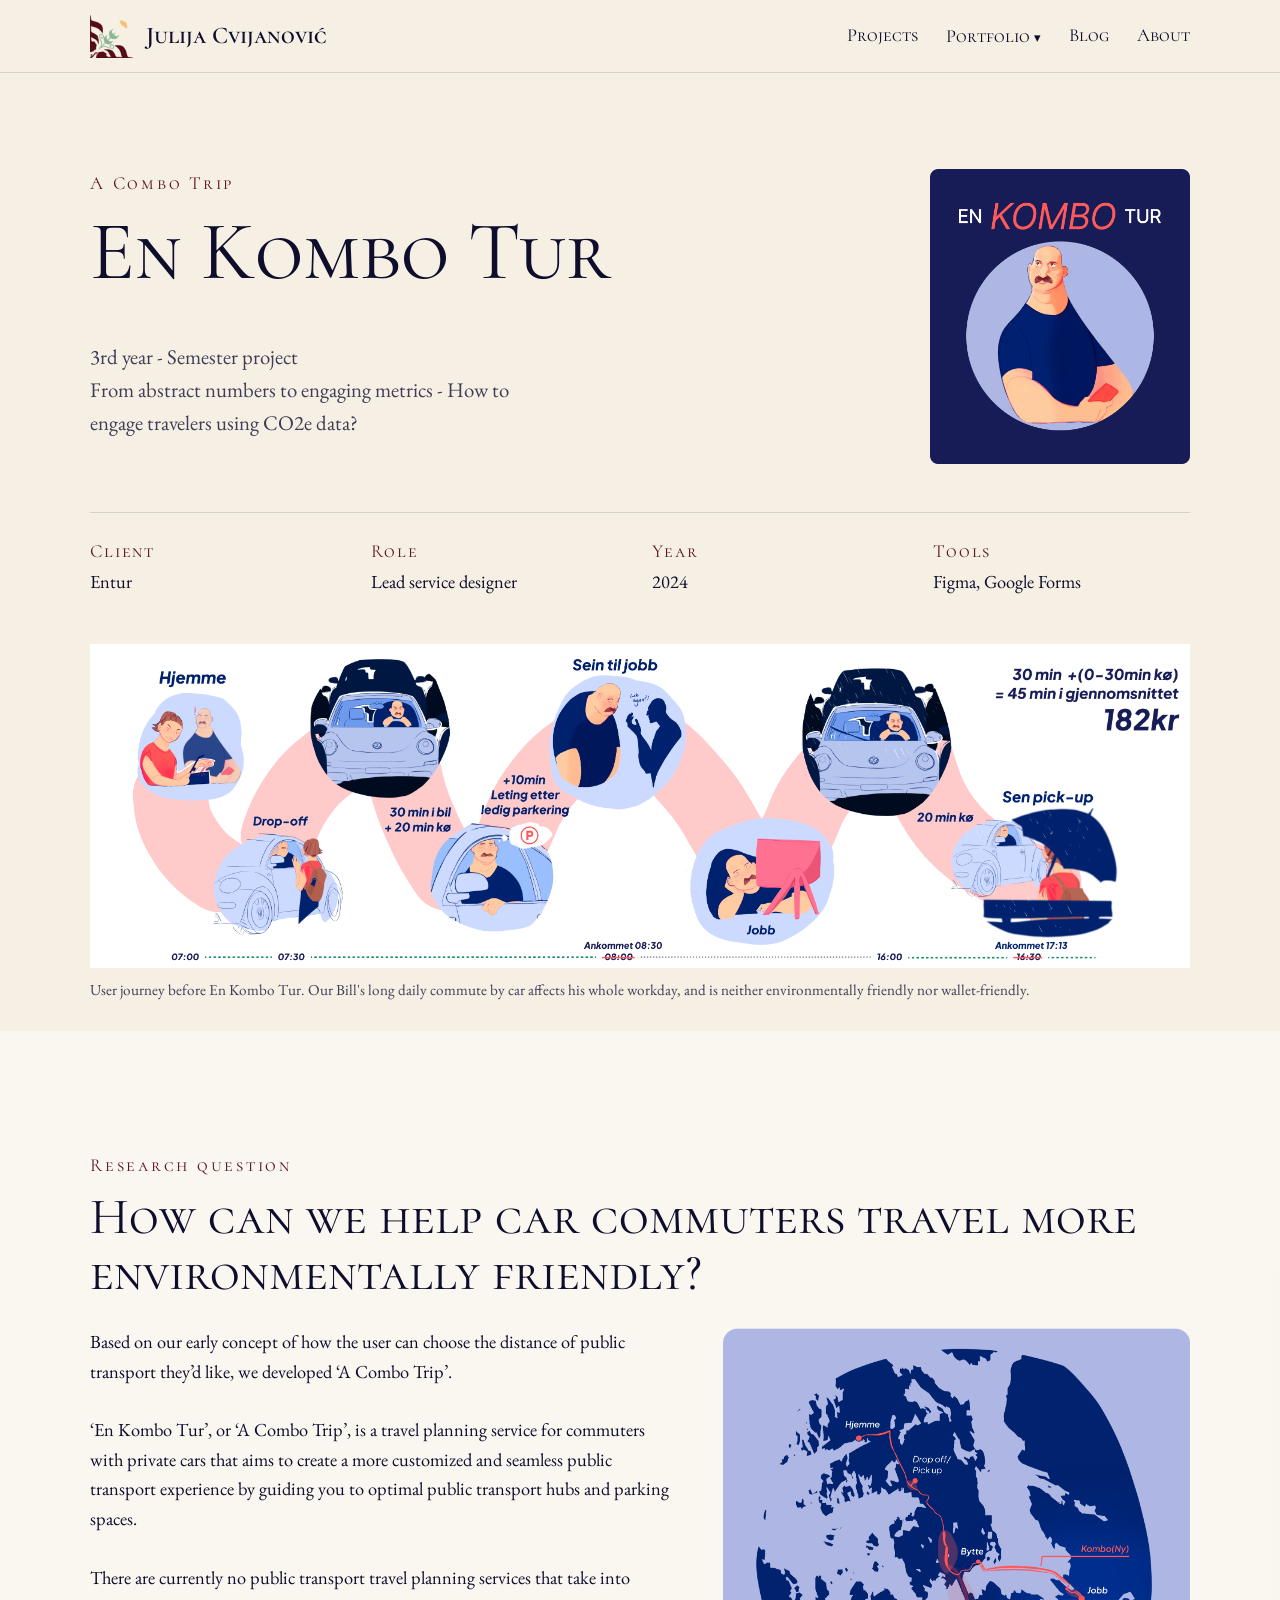
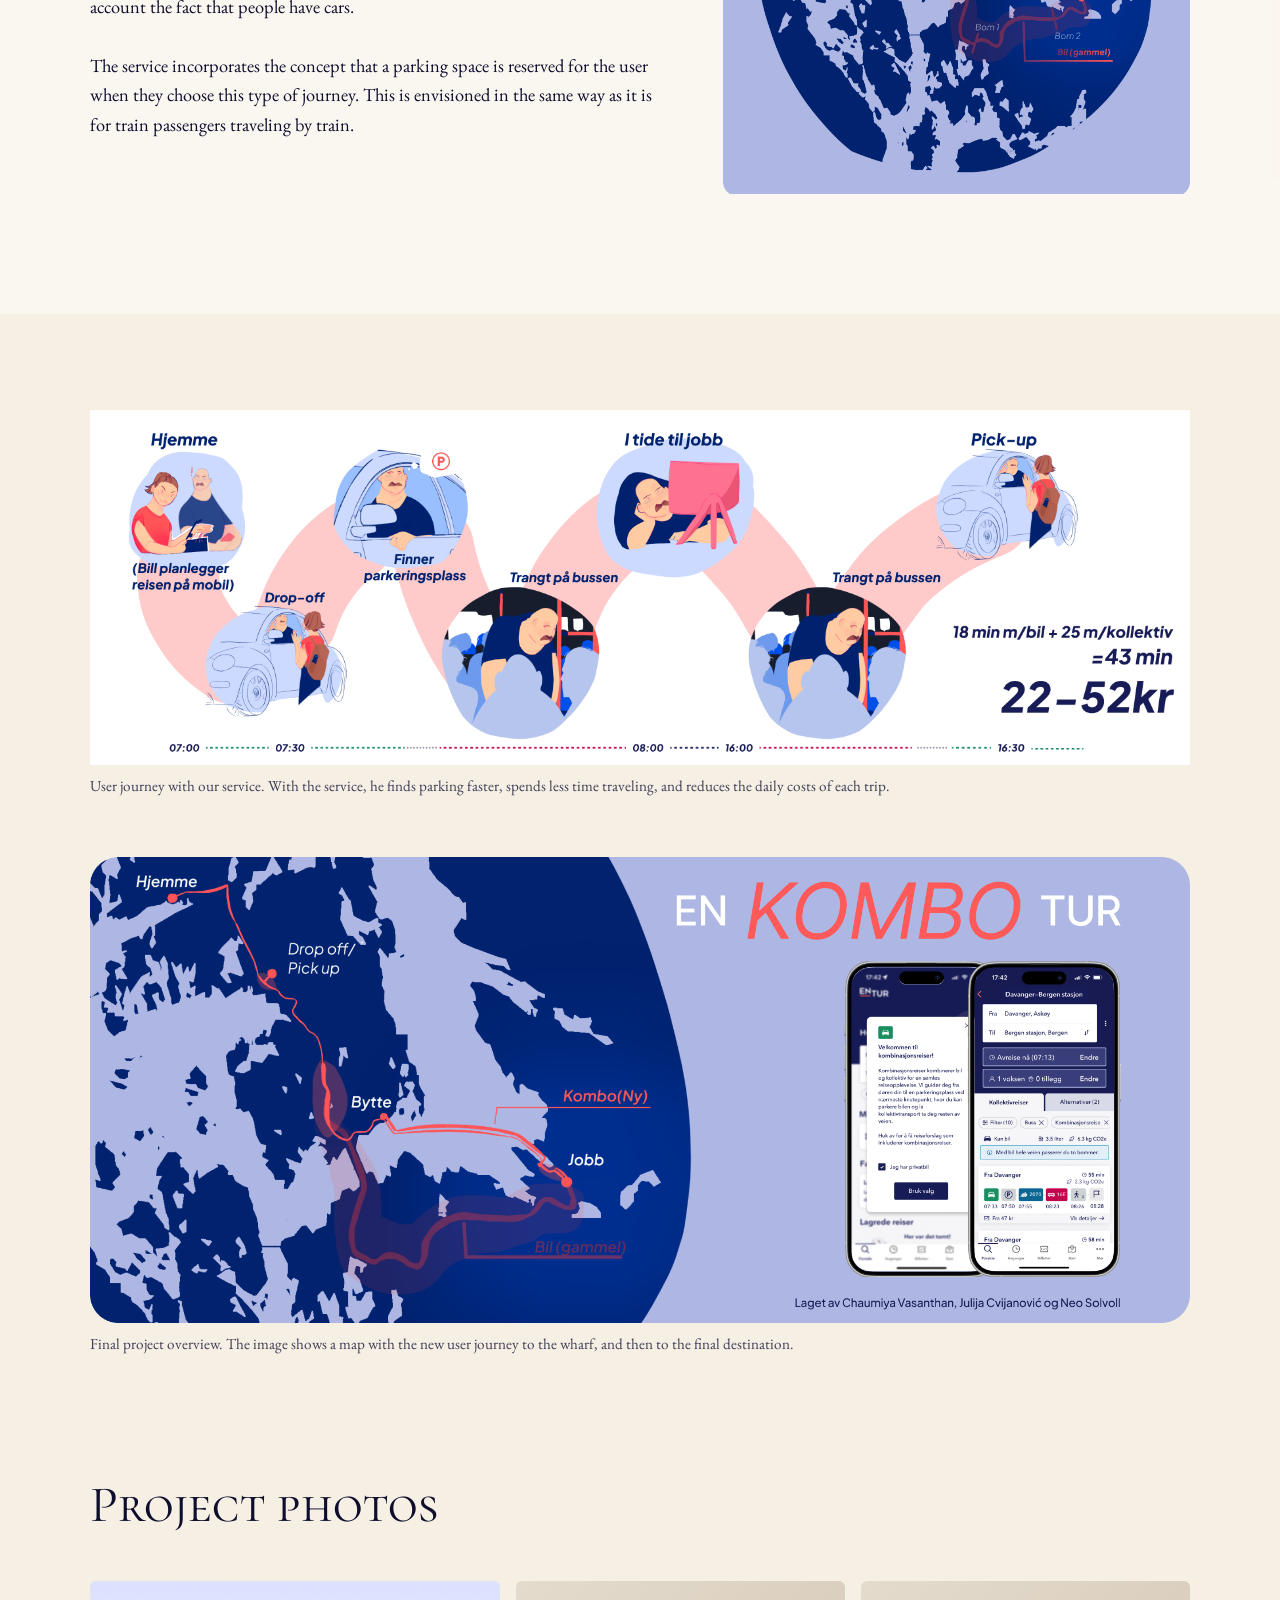
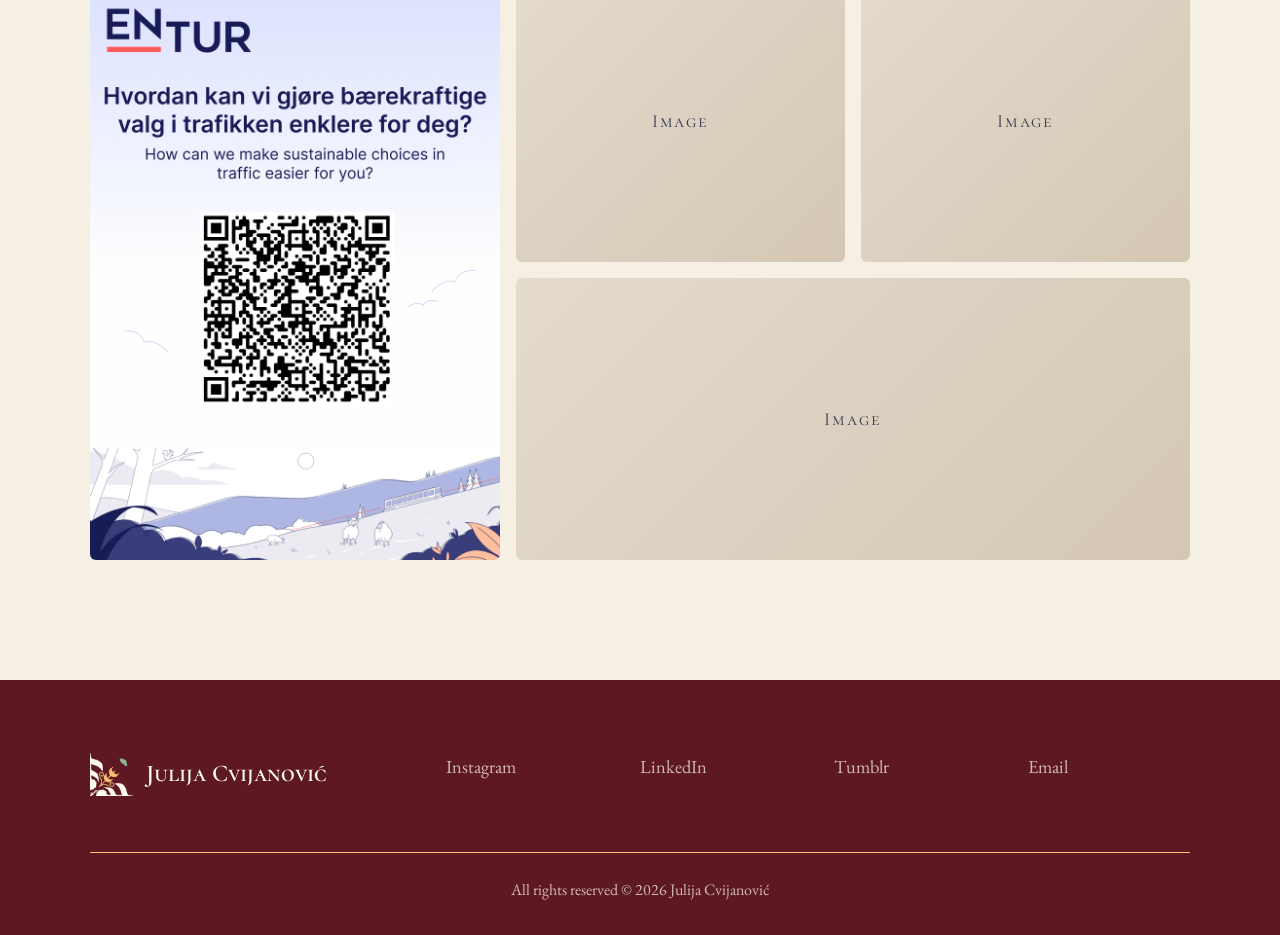
<file: Projects/EnKomboTur_Project-teaser.html>
<!DOCTYPE html>
<html lang="en">

<head>
  <title>En Kombo Tur | Julija Cvijanović</title>
  <meta charset="utf-8" />
  <meta name="viewport" content="width=device-width, initial-scale=1.0">
  <link rel="stylesheet" type="text/css" href="../assets/style.css">
  <link href="https://fonts.googleapis.com/css2?family=Cormorant+SC:wght@300;400;600&family=EB+Garamond:ital,wght@0,400;0,600;1,400&display=swap" rel="stylesheet">
</head>

<body>

  <!-- NAVIGATION -->
  <header class="nav">
    <div class="container nav__inner">
      <a href="../index.html" class="brand-block">
        <img src="../assets/details/JUCA_Logo-Transp-Fjerdedel.png" alt="Juca logo" class="brand-mark" />
        <span class="brand-name">Julija Cvijanović</span>
      </a>

      <button class="nav__toggle" aria-label="Open menu" aria-expanded="false" onclick="toggleMenu(this)">
        <span></span><span></span>
      </button>

      <nav class="nav__menu" id="nav-menu">
        <a href="../projectoverview.html">Projects</a>
        <div class="dropdown">
          <button class="dropdown__toggle" onclick="toggleDropdown(this)" aria-expanded="false">Portfolio <span class="caret">&#9662;</span></button>
          <div class="dropdown__list">
            <a href="../index.html#projects">Overview</a>
            <a href="#" onclick="requestDownload(); return false;">Download PDF</a>
          </div>
        </div>
        <a href="../index.html#blog">Blog</a>
        <a href="../index.html#about">About</a>
      </nav>
    </div>
  </header>

  <main>

    <!-- PROJECT HERO
         The text and images marked data-field="..." are filled in from
         assets/projects.js (the project with id "enkombotur").
         Edit the text there, not here. Everything below this hero is written by hand. -->
    <section class="project-hero" data-project="enkombotur">
      <div class="container">
        <div class="intro-split intro-split--small">
          <div>
            <p class="eyebrow" data-field="eyebrow"></p>
            <h1 data-field="title"></h1>
            <p class="lead">
              <span data-field="context"></span>
              <br>
              <span data-field="tagline"></span>
            </p>
          </div>
          <img data-field="teaser">
        </div>
        <dl class="project-meta">
          <div><dt>Client</dt><dd data-field="client"></dd></div>
          <div><dt>Exhibition</dt><dd data-field="exhibition"></dd></div>
          <div><dt>Role</dt><dd data-field="role"></dd></div>
          <div><dt>Year</dt><dd data-field="year"></dd></div>
          <div><dt>Tools</dt><dd data-field="tools"></dd></div>
        </dl>
      </div>
      <!-- Full-width blue frame around the cover photo -->
      <figure class="cover-figure">
        <div class="container">
          <img src="../assets/Project-Details/EnKomboTur/Entur_Brukerreise-FØR.png"
            alt="User journey before our travel planning service. Our user persona,
            Bill, is shown how his workday is affected by the long commute and
            how he has to drive to work, which is not environmentally friendly
            or wallet-friendly.">
        </div>
        <!-- Photo description shown under the image: edit the text below -->
        <figcaption>
          User journey before En Kombo Tur. Our Bill's long daily commute by car
          affects his whole workday, and is neither environmentally friendly nor wallet-friendly.
        </figcaption>
      </figure>
      <br>
    </section>

    <!-- PROJECT INTRO -->
    <section class="section section--tint">
      <div class="container">
        <p class="eyebrow">Research question</p>
        <h2>How can we help car commuters travel more environmentally friendly?</h2>
        <div class="intro-split">
          <p class="text-block">
            Based on our early concept of how the user can choose the distance of 
            public transport they’d like, we developed ‘A Combo Trip’. 
            <br>
            <br>
            ‘En Kombo Tur’, or ‘A Combo Trip’, is a travel planning service 
            for commuters with private cars that aims to create a more 
            customized and seamless public transport experience by guiding you 
            to optimal public transport hubs and parking spaces.
            <br>
            <br>
            There are currently no public transport travel planning services 
            that take into account the fact that people have cars.
            <br>
            <br>
            The service incorporates the concept that a parking space is 
            reserved for the user when they choose this type of journey. 
            This is envisioned in the same way as it is for train passengers 
            traveling by train.
          </p>
          <!-- Replace with: <img class="intro-split__img" src="../assets/Project-Details/EnKomboTur/....png" alt="..."> -->
          <img src="../assets/Project-Details/EnKomboTur/Entur_AFTER-Map.png" 
            alt="An illustration of the userjourney Bill does which shows both the 
            previous journey and the improved one with our service." 
            class="intro-split__img">
        </div>
      </div>
    </section>

    <section class="project-hero">
      <figure class="cover-figure">
        <div class="container">
          <img src="../assets/Project-Details/EnKomboTur/Entur_Brukerreise-ETTER.png"
            alt="User journey after our travel planning service. With the service, 
            he finds parking faster, spends less time traveling, and reduces the 
            daily costs of each trip.">
        </div>
        <!-- Photo description shown under the image: edit the text below -->
        <figcaption>
          User journey with our service. With the service, 
            he finds parking faster, spends less time traveling, and reduces the 
            daily costs of each trip.
        </figcaption>
      </figure>

      <br>
      <br>

      <figure class="cover-figure">
        <div class="container">
          <img src="../assets/Project-Details/EnKomboTur/Entur_EndPhoto.png"
            alt="Final project overview. The image shows a map with the new 
            user journey to the wharf, and then to the final destination.">
        </div>
        <!-- Photo description shown under the image: edit the text below -->
        <figcaption>
          Final project overview. The image shows a map with the new user 
          journey to the wharf, and then to the final destination.
        </figcaption>
      </figure>
    </section>

    <!-- GALLERY 2 -->
    <section class="section">
      <div class="container">
        <h2>Project photos</h2>

        <div class="gallery gallery--mosaic gallery--fit-first">
          <img class="teaser-gallery-img" src="../assets/Project-Details/EnKomboTur/Entur_Poster.png"
            alt="Poster with a QR-code for our questionnaire. The poster uses Entur's designsystem.">
          <div class="placeholder"><span>Image</span></div>
          <div class="placeholder"><span>Image</span></div>
          <div class="placeholder"><span>Image</span></div>
        </div>
      </div>
    </section>

  </main>

  <!-- FOOTER -->
  <footer class="footer">
    <div class="container">
      <div class="footer__grid">
        <div>
          <a href="../index.html" class="brand-block">
            <img src="../assets/details/JUCA_Logo-Transp-Fjerdedel_W.png" alt="Juca logo" class="brand-mark" />
            <span class="brand-name">Julija Cvijanović</span>
          </a>
        </div>
        <div>
          <a href="https://www.instagram.com/studiojuca/" target="_blank" rel="noopener noreferrer">Instagram</a>
        </div>
        <div>
          <a href="https://www.linkedin.com/in/julijaCvijanovic/" target="_blank" rel="noopener noreferrer">LinkedIn</a>
        </div>
        <div>
          <a href="https://www.tumblr.com/blog/juliCvijanovicstudio/" target="_blank" rel="noopener noreferrer">Tumblr</a>
        </div>
        <div>
          <a href="mailto:Cvijanovicjulija@gmail.com">Email</a>
        </div>
      </div>

      <div class="footer__bottom">
        <p>All rights reserved &copy; 2026 Julija Cvijanović</p>
      </div>
    </div>
  </footer>

  <script src="../assets/projects.js"></script>
  <script src="../assets/script.js"></script>
</body>
</html>
</file>
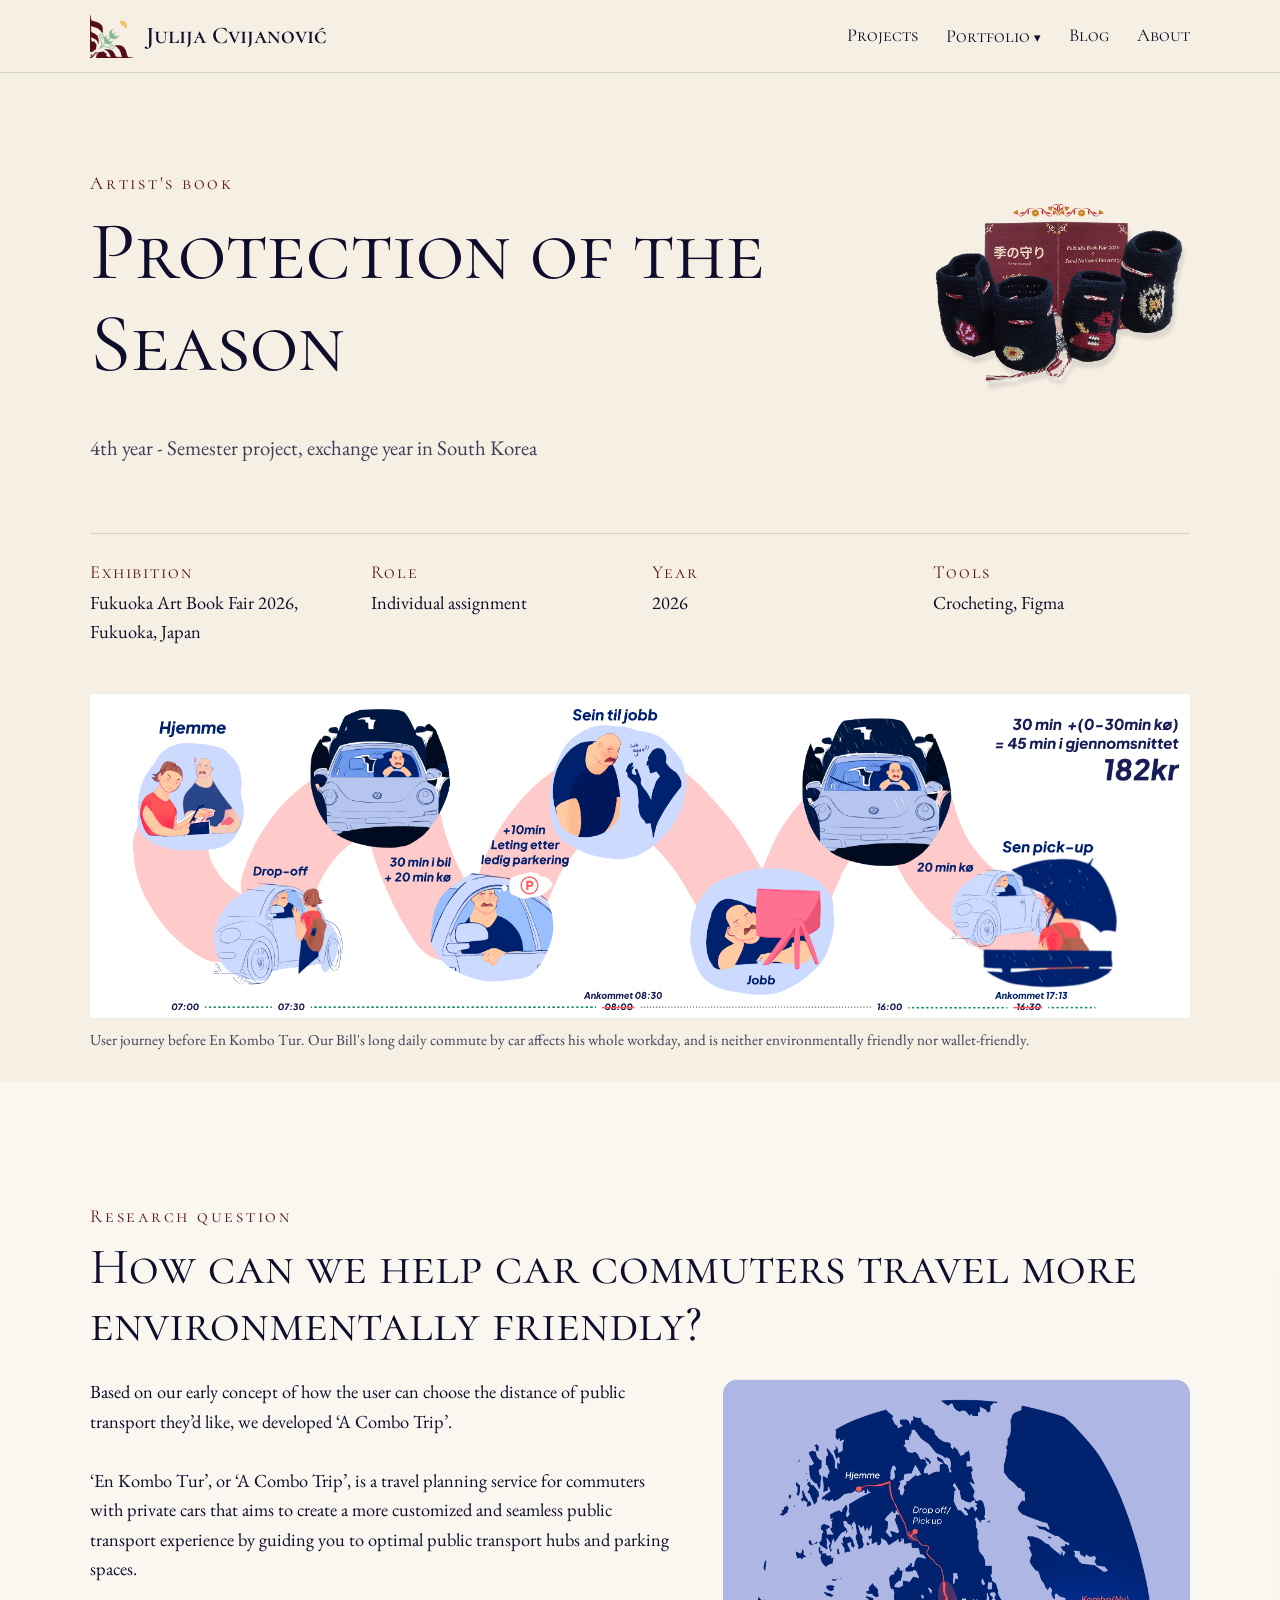
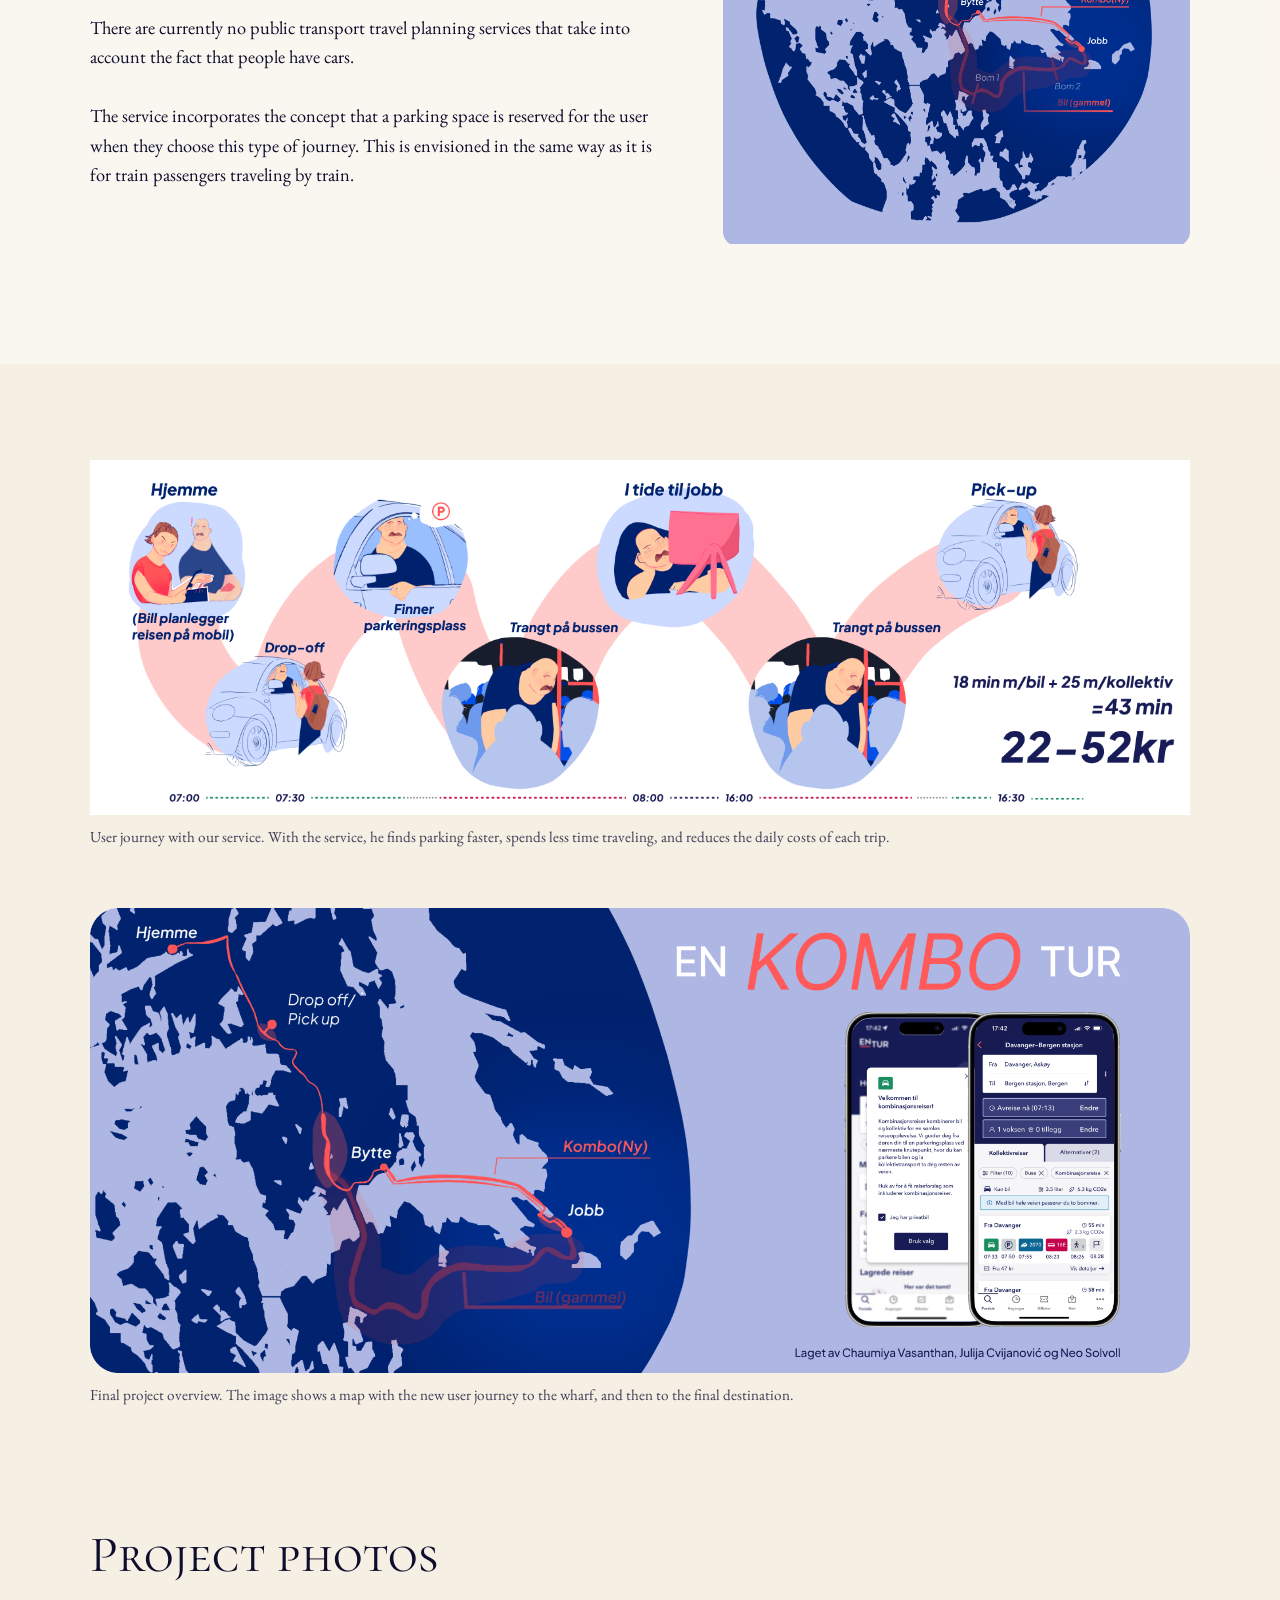
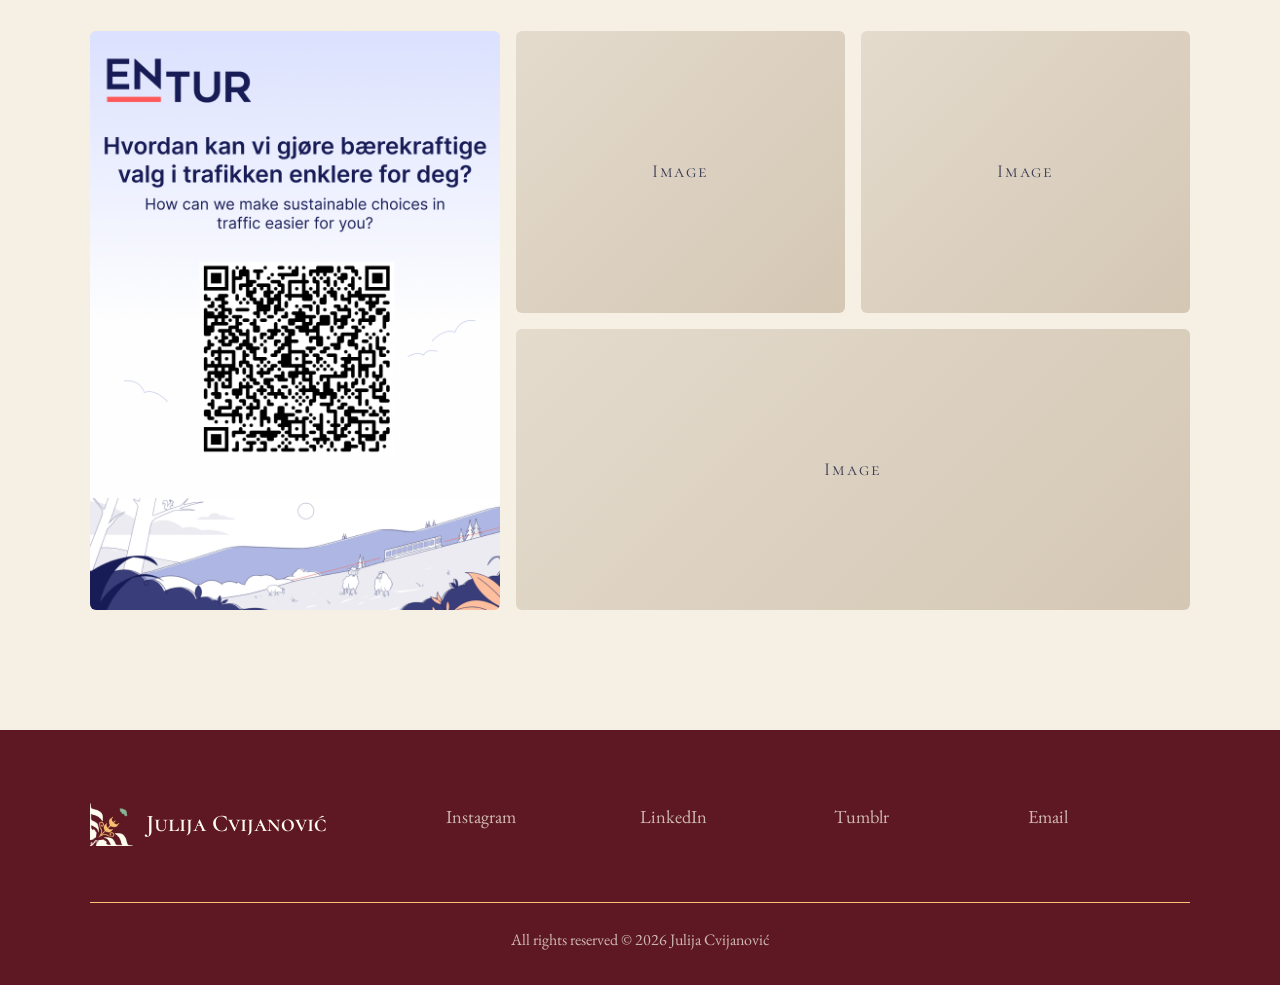
<file: Projects/PotS_Project-teaser.html>
<!DOCTYPE html>
<html lang="en">

<head>
  <title>Protection of the Season | Julija Cvijanović</title>
  <meta charset="utf-8" />
  <meta name="viewport" content="width=device-width, initial-scale=1.0">
  <link rel="stylesheet" type="text/css" href="../assets/style.css">
  <link href="https://fonts.googleapis.com/css2?family=Cormorant+SC:wght@300;400;600&family=EB+Garamond:ital,wght@0,400;0,600;1,400&display=swap" rel="stylesheet">
</head>

<body>

  <!-- NAVIGATION -->
  <header class="nav">
    <div class="container nav__inner">
      <a href="../index.html" class="brand-block">
        <img src="../assets/details/JUCA_Logo-Transp-Fjerdedel.png" alt="Juca logo" class="brand-mark" />
        <span class="brand-name">Julija Cvijanović</span>
      </a>

      <button class="nav__toggle" aria-label="Open menu" aria-expanded="false" onclick="toggleMenu(this)">
        <span></span><span></span>
      </button>

      <nav class="nav__menu" id="nav-menu">
        <a href="../projectoverview.html">Projects</a>
        <div class="dropdown">
          <button class="dropdown__toggle" onclick="toggleDropdown(this)" aria-expanded="false">Portfolio <span class="caret">&#9662;</span></button>
          <div class="dropdown__list">
            <a href="../index.html#projects">Overview</a>
            <a href="#" onclick="requestDownload(); return false;">Download PDF</a>
          </div>
        </div>
        <a href="../index.html#blog">Blog</a>
        <a href="../index.html#about">About</a>
      </nav>
    </div>
  </header>

  <main>

    <!-- PROJECT HERO
         The text and images marked data-field="..." are filled in from
         assets/projects.js (the project with id "enkombotur").
         Edit the text there, not here. Everything below this hero is written by hand. -->
    <section class="project-hero" data-project="pots">
      <div class="container">
        <div class="intro-split intro-split--small">
          <div>
            <p class="eyebrow" data-field="eyebrow"></p>
            <h1 data-field="title"></h1>
            <p class="lead">
              <span data-field="context"></span>
              <br>
              <span data-field="tagline"></span>
            </p>
          </div>
          <img data-field="teaser">
        </div>
        <dl class="project-meta">
          <div><dt>Client</dt><dd data-field="client"></dd></div>
          <div><dt>Exhibition</dt><dd data-field="exhibition"></dd></div>
          <div><dt>Role</dt><dd data-field="role"></dd></div>
          <div><dt>Year</dt><dd data-field="year"></dd></div>
          <div><dt>Tools</dt><dd data-field="tools"></dd></div>
        </dl>
      </div>
      <!-- Full-width blue frame around the cover photo -->
      <figure class="cover-figure">
        <div class="container">
          <img src="../assets/Project-Details/EnKomboTur/Entur_Brukerreise-FØR.png"
            alt="User journey before our travel planning service. Our user persona,
            Bill, is shown how his workday is affected by the long commute and
            how he has to drive to work, which is not environmentally friendly
            or wallet-friendly.">
        </div>
        <!-- Photo description shown under the image: edit the text below -->
        <figcaption>
          User journey before En Kombo Tur. Our Bill's long daily commute by car
          affects his whole workday, and is neither environmentally friendly nor wallet-friendly.
        </figcaption>
      </figure>
      <br>
    </section>

    <!-- PROJECT INTRO -->
    <section class="section section--tint">
      <div class="container">
        <p class="eyebrow">Research question</p>
        <h2>How can we help car commuters travel more environmentally friendly?</h2>
        <div class="intro-split">
          <p class="text-block">
            Based on our early concept of how the user can choose the distance of 
            public transport they’d like, we developed ‘A Combo Trip’. 
            <br>
            <br>
            ‘En Kombo Tur’, or ‘A Combo Trip’, is a travel planning service 
            for commuters with private cars that aims to create a more 
            customized and seamless public transport experience by guiding you 
            to optimal public transport hubs and parking spaces.
            <br>
            <br>
            There are currently no public transport travel planning services 
            that take into account the fact that people have cars.
            <br>
            <br>
            The service incorporates the concept that a parking space is 
            reserved for the user when they choose this type of journey. 
            This is envisioned in the same way as it is for train passengers 
            traveling by train.
          </p>
          <!-- Replace with: <img class="intro-split__img" src="../assets/Project-Details/EnKomboTur/....png" alt="..."> -->
          <img src="../assets/Project-Details/EnKomboTur/Entur_AFTER-Map.png" 
            alt="An illustration of the userjourney Bill does which shows both the 
            previous journey and the improved one with our service." 
            class="intro-split__img">
        </div>
      </div>
    </section>

    <section class="project-hero">
      <figure class="cover-figure">
        <div class="container">
          <img src="../assets/Project-Details/EnKomboTur/Entur_Brukerreise-ETTER.png"
            alt="User journey after our travel planning service. With the service, 
            he finds parking faster, spends less time traveling, and reduces the 
            daily costs of each trip.">
        </div>
        <!-- Photo description shown under the image: edit the text below -->
        <figcaption>
          User journey with our service. With the service, 
            he finds parking faster, spends less time traveling, and reduces the 
            daily costs of each trip.
        </figcaption>
      </figure>

      <br>
      <br>

      <figure class="cover-figure">
        <div class="container">
          <img src="../assets/Project-Details/EnKomboTur/Entur_EndPhoto.png"
            alt="Final project overview. The image shows a map with the new 
            user journey to the wharf, and then to the final destination.">
        </div>
        <!-- Photo description shown under the image: edit the text below -->
        <figcaption>
          Final project overview. The image shows a map with the new user 
          journey to the wharf, and then to the final destination.
        </figcaption>
      </figure>
    </section>

    <!-- GALLERY 2 -->
    <section class="section">
      <div class="container">
        <h2>Project photos</h2>

        <div class="gallery gallery--mosaic gallery--fit-first">
          <img class="teaser-gallery-img" src="../assets/Project-Details/EnKomboTur/Entur_Poster.png"
            alt="Poster with a QR-code for our questionnaire. The poster uses Entur's designsystem.">
          <div class="placeholder"><span>Image</span></div>
          <div class="placeholder"><span>Image</span></div>
          <div class="placeholder"><span>Image</span></div>
        </div>
      </div>
    </section>

  </main>

  <!-- FOOTER -->
  <footer class="footer">
    <div class="container">
      <div class="footer__grid">
        <div>
          <a href="../index.html" class="brand-block">
            <img src="../assets/details/JUCA_Logo-Transp-Fjerdedel_W.png" alt="Juca logo" class="brand-mark" />
            <span class="brand-name">Julija Cvijanović</span>
          </a>
        </div>
        <div>
          <a href="https://www.instagram.com/studiojuca/" target="_blank" rel="noopener noreferrer">Instagram</a>
        </div>
        <div>
          <a href="https://www.linkedin.com/in/julijaCvijanovic/" target="_blank" rel="noopener noreferrer">LinkedIn</a>
        </div>
        <div>
          <a href="https://www.tumblr.com/blog/juliCvijanovicstudio/" target="_blank" rel="noopener noreferrer">Tumblr</a>
        </div>
        <div>
          <a href="mailto:Cvijanovicjulija@gmail.com">Email</a>
        </div>
      </div>

      <div class="footer__bottom">
        <p>All rights reserved &copy; 2026 Julija Cvijanović</p>
      </div>
    </div>
  </footer>

  <script src="../assets/projects.js"></script>
  <script src="../assets/script.js"></script>
</body>
</html>
</file>
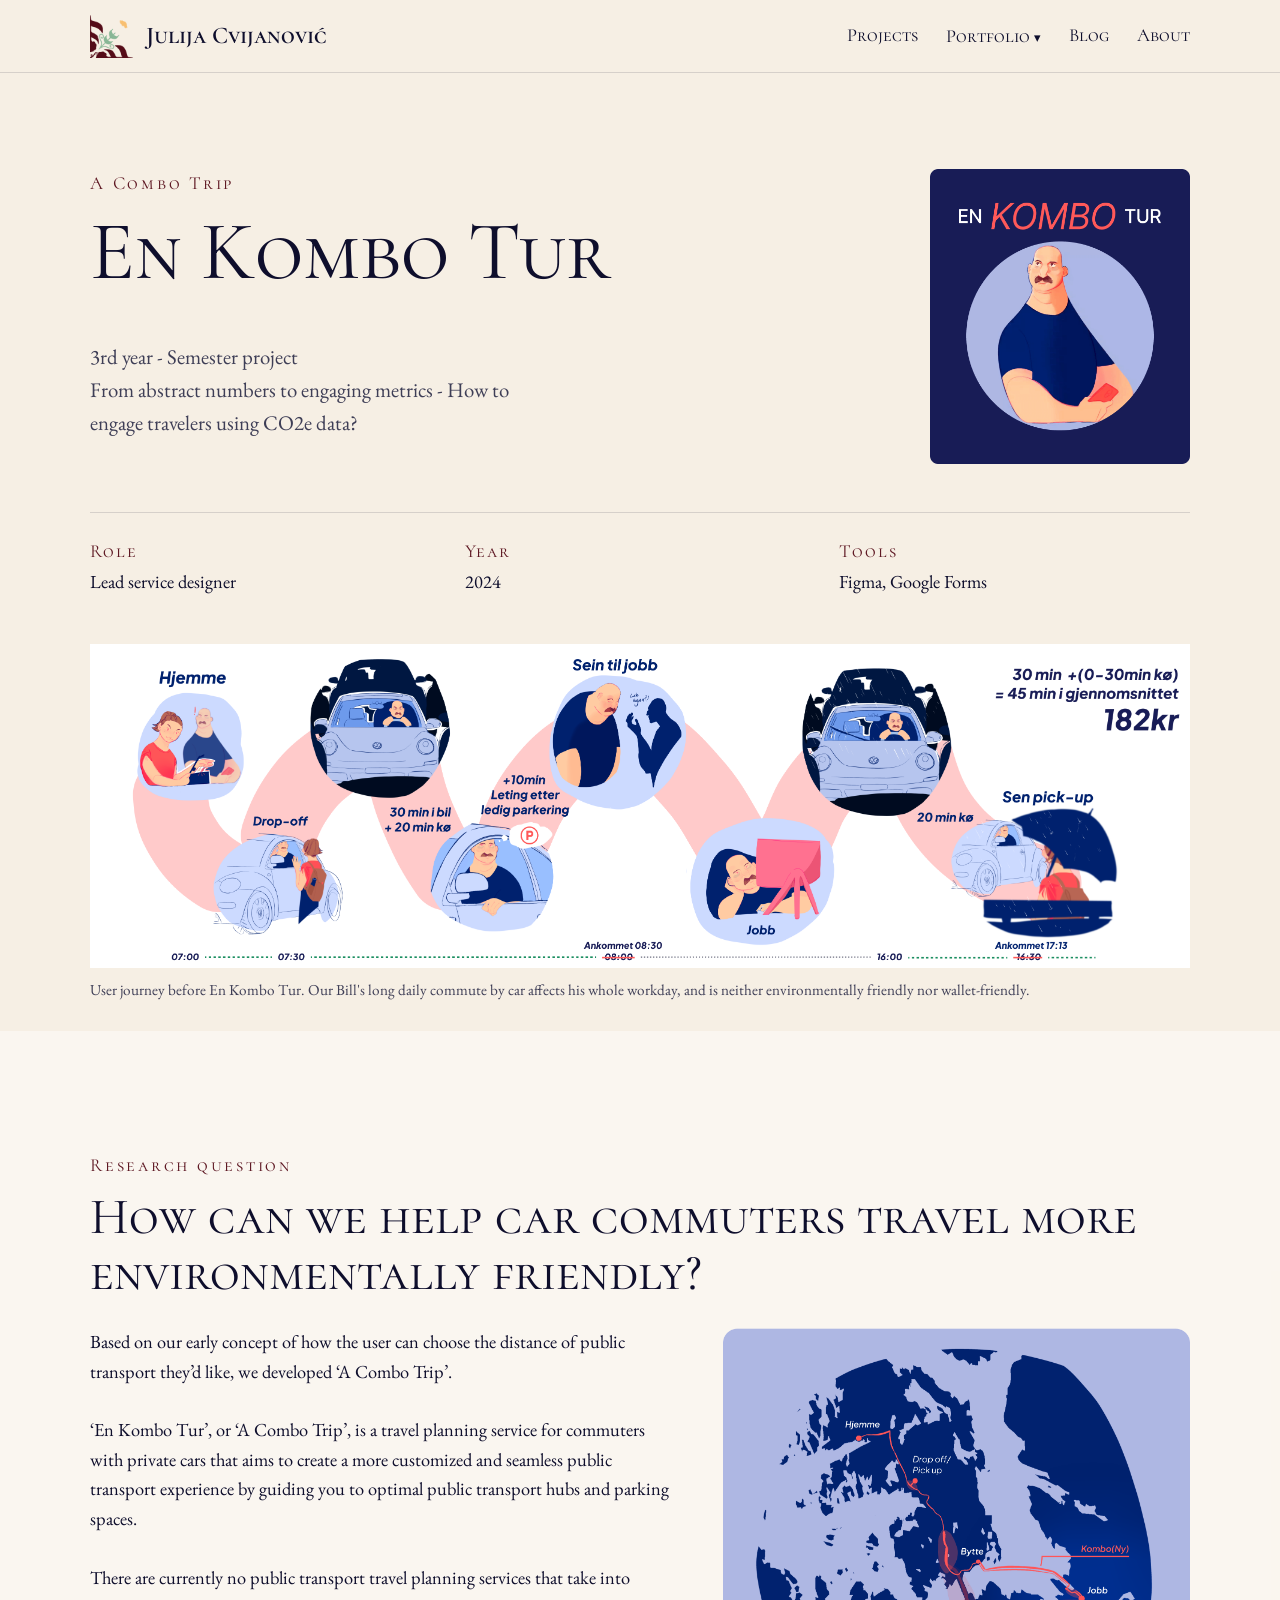
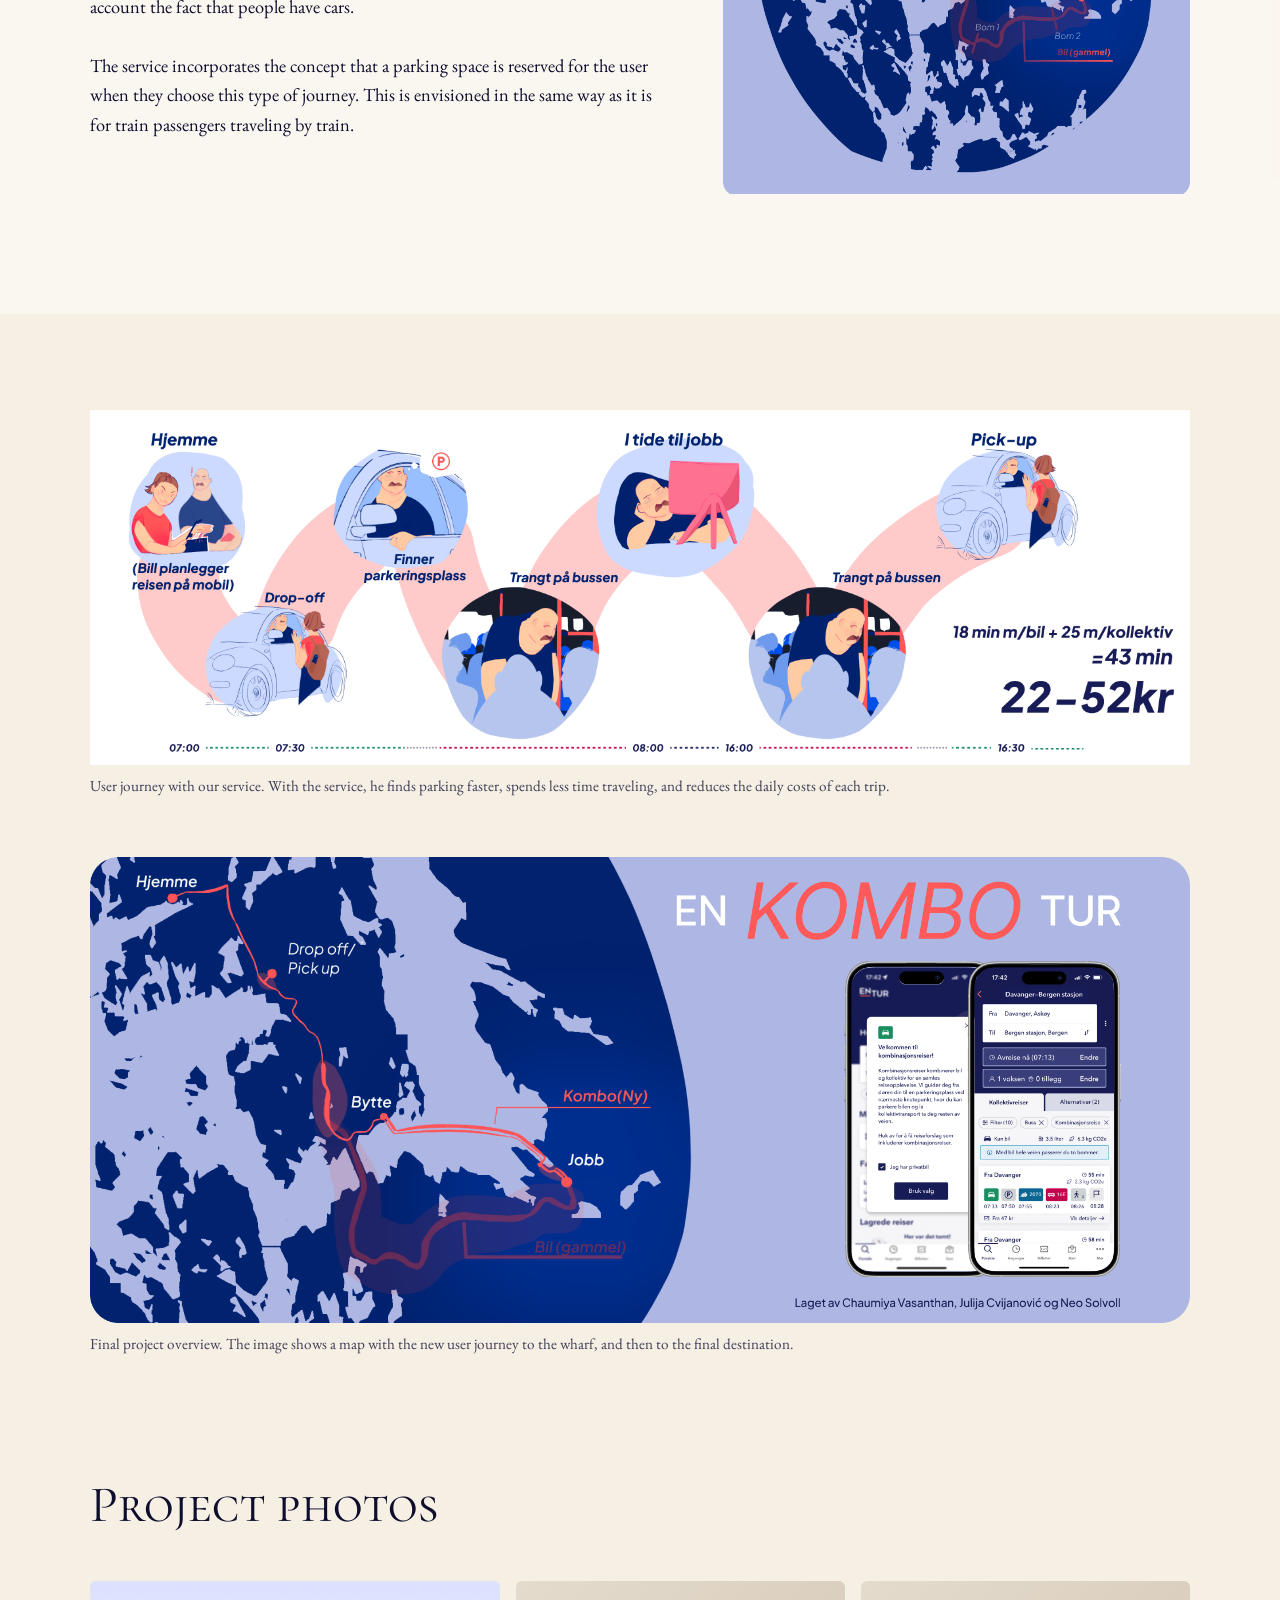
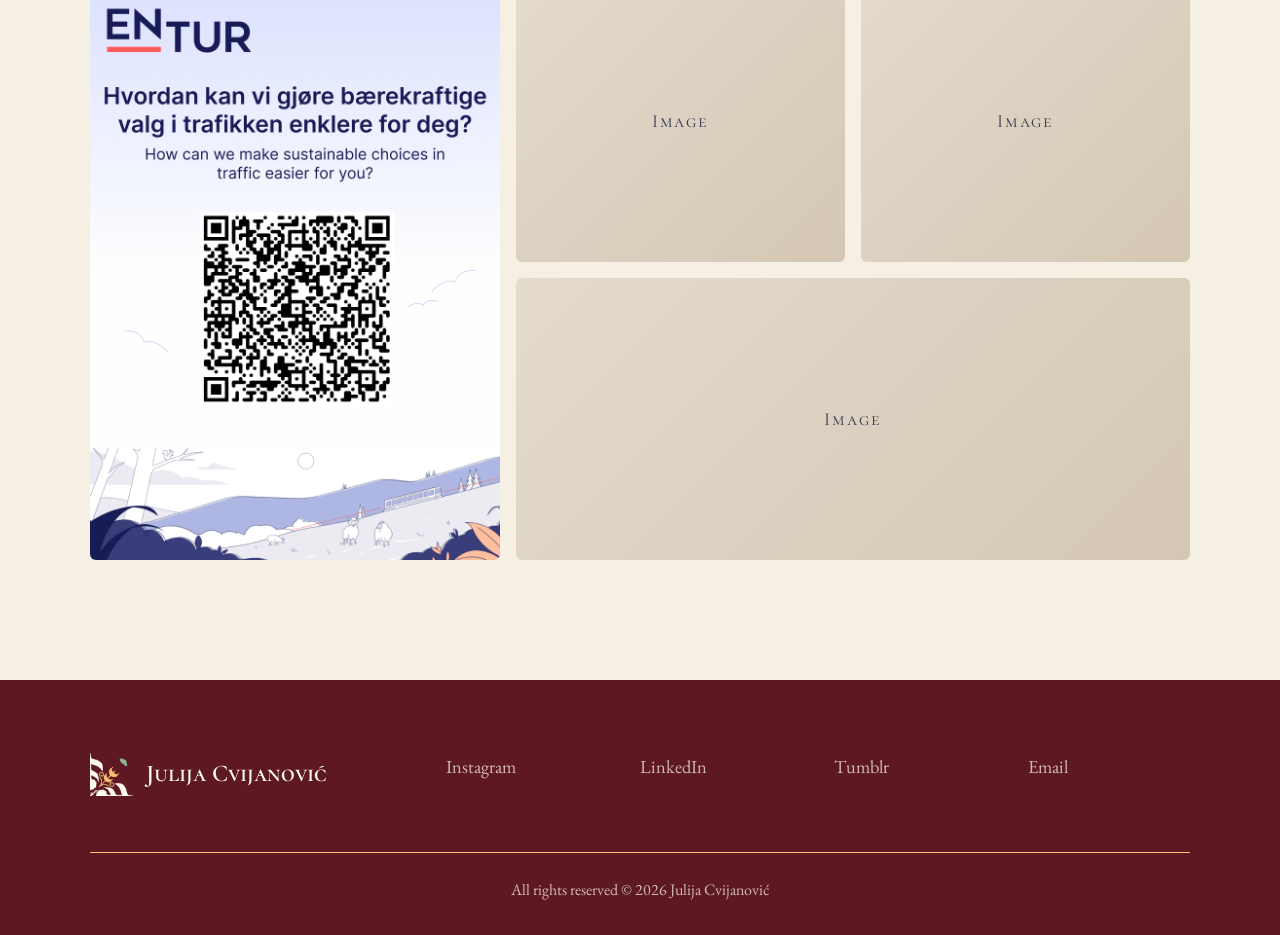
<file: Projects/PotS_Project-teaser.html.html>
<!DOCTYPE html>
<html lang="en">

<head>
  <title>En Kombo Tur | Julija Cvijanović</title>
  <meta charset="utf-8" />
  <meta name="viewport" content="width=device-width, initial-scale=1.0">
  <link rel="stylesheet" type="text/css" href="../assets/style.css">
  <link href="https://fonts.googleapis.com/css2?family=Cormorant+SC:wght@300;400;600&family=EB+Garamond:ital,wght@0,400;0,600;1,400&display=swap" rel="stylesheet">
</head>

<body>

  <!-- NAVIGATION -->
  <header class="nav">
    <div class="container nav__inner">
      <a href="../index.html" class="brand-block">
        <img src="../assets/details/JUCA_Logo-Transp-Fjerdedel.png" alt="Juca logo" class="brand-mark" />
        <span class="brand-name">Julija Cvijanović</span>
      </a>

      <button class="nav__toggle" aria-label="Open menu" aria-expanded="false" onclick="toggleMenu(this)">
        <span></span><span></span>
      </button>

      <nav class="nav__menu" id="nav-menu">
        <a href="../projectoverview.html">Projects</a>
        <div class="dropdown">
          <button class="dropdown__toggle" onclick="toggleDropdown(this)" aria-expanded="false">Portfolio <span class="caret">&#9662;</span></button>
          <div class="dropdown__list">
            <a href="../index.html#projects">Overview</a>
            <a href="#" onclick="requestDownload(); return false;">Download PDF</a>
          </div>
        </div>
        <a href="../index.html#blog">Blog</a>
        <a href="../index.html#about">About</a>
      </nav>
    </div>
  </header>

  <main>

    <!-- PROJECT HERO
         The text and images marked data-field="..." are filled in from
         assets/projects.js (the project with id "enkombotur").
         Edit the text there, not here. Everything below this hero is written by hand. -->
    <section class="project-hero" data-project="enkombotur">
      <div class="container">
        <div class="intro-split intro-split--small">
          <div>
            <p class="eyebrow" data-field="eyebrow"></p>
            <h1 data-field="title"></h1>
            <p class="lead">
              <span data-field="context"></span>
              <br>
              <span data-field="tagline"></span>
            </p>
          </div>
          <img data-field="teaser">
        </div>
        <dl class="project-meta">
          <div><dt>Client</dt><dd data-field="exhibited"></dd></div>
          <div><dt>Role</dt><dd data-field="role"></dd></div>
          <div><dt>Year</dt><dd data-field="year"></dd></div>
          <div><dt>Tools</dt><dd data-field="tools"></dd></div>
        </dl>
      </div>
      <!-- Full-width blue frame around the cover photo -->
      <figure class="cover-figure">
        <div class="container">
          <img src="../assets/Project-Details/EnKomboTur/Entur_Brukerreise-FØR.png"
            alt="User journey before our travel planning service. Our user persona,
            Bill, is shown how his workday is affected by the long commute and
            how he has to drive to work, which is not environmentally friendly
            or wallet-friendly.">
        </div>
        <!-- Photo description shown under the image: edit the text below -->
        <figcaption>
          User journey before En Kombo Tur. Our Bill's long daily commute by car
          affects his whole workday, and is neither environmentally friendly nor wallet-friendly.
        </figcaption>
      </figure>
      <br>
    </section>

    <!-- PROJECT INTRO -->
    <section class="section section--tint">
      <div class="container">
        <p class="eyebrow">Research question</p>
        <h2>How can we help car commuters travel more environmentally friendly?</h2>
        <div class="intro-split">
          <p class="text-block">
            Based on our early concept of how the user can choose the distance of 
            public transport they’d like, we developed ‘A Combo Trip’. 
            <br>
            <br>
            ‘En Kombo Tur’, or ‘A Combo Trip’, is a travel planning service 
            for commuters with private cars that aims to create a more 
            customized and seamless public transport experience by guiding you 
            to optimal public transport hubs and parking spaces.
            <br>
            <br>
            There are currently no public transport travel planning services 
            that take into account the fact that people have cars.
            <br>
            <br>
            The service incorporates the concept that a parking space is 
            reserved for the user when they choose this type of journey. 
            This is envisioned in the same way as it is for train passengers 
            traveling by train.
          </p>
          <!-- Replace with: <img class="intro-split__img" src="../assets/Project-Details/EnKomboTur/....png" alt="..."> -->
          <img src="../assets/Project-Details/EnKomboTur/Entur_AFTER-Map.png" 
            alt="An illustration of the userjourney Bill does which shows both the 
            previous journey and the improved one with our service." 
            class="intro-split__img">
        </div>
      </div>
    </section>

    <section class="project-hero">
      <figure class="cover-figure">
        <div class="container">
          <img src="../assets/Project-Details/EnKomboTur/Entur_Brukerreise-ETTER.png"
            alt="User journey after our travel planning service. With the service, 
            he finds parking faster, spends less time traveling, and reduces the 
            daily costs of each trip.">
        </div>
        <!-- Photo description shown under the image: edit the text below -->
        <figcaption>
          User journey with our service. With the service, 
            he finds parking faster, spends less time traveling, and reduces the 
            daily costs of each trip.
        </figcaption>
      </figure>

      <br>
      <br>

      <figure class="cover-figure">
        <div class="container">
          <img src="../assets/Project-Details/EnKomboTur/Entur_EndPhoto.png"
            alt="Final project overview. The image shows a map with the new 
            user journey to the wharf, and then to the final destination.">
        </div>
        <!-- Photo description shown under the image: edit the text below -->
        <figcaption>
          Final project overview. The image shows a map with the new user 
          journey to the wharf, and then to the final destination.
        </figcaption>
      </figure>
    </section>

    <!-- GALLERY 2 -->
    <section class="section">
      <div class="container">
        <h2>Project photos</h2>

        <div class="gallery gallery--mosaic gallery--fit-first">
          <img class="teaser-gallery-img" src="../assets/Project-Details/EnKomboTur/Entur_Poster.png"
            alt="Poster with a QR-code for our questionnaire. The poster uses Entur's designsystem.">
          <div class="placeholder"><span>Image</span></div>
          <div class="placeholder"><span>Image</span></div>
          <div class="placeholder"><span>Image</span></div>
        </div>
      </div>
    </section>

  </main>

  <!-- FOOTER -->
  <footer class="footer">
    <div class="container">
      <div class="footer__grid">
        <div>
          <a href="../index.html" class="brand-block">
            <img src="../assets/details/JUCA_Logo-Transp-Fjerdedel_W.png" alt="Juca logo" class="brand-mark" />
            <span class="brand-name">Julija Cvijanović</span>
          </a>
        </div>
        <div>
          <a href="https://www.instagram.com/studiojuca/" target="_blank" rel="noopener noreferrer">Instagram</a>
        </div>
        <div>
          <a href="https://www.linkedin.com/in/julijaCvijanovic/" target="_blank" rel="noopener noreferrer">LinkedIn</a>
        </div>
        <div>
          <a href="https://www.tumblr.com/blog/juliCvijanovicstudio/" target="_blank" rel="noopener noreferrer">Tumblr</a>
        </div>
        <div>
          <a href="mailto:Cvijanovicjulija@gmail.com">Email</a>
        </div>
      </div>

      <div class="footer__bottom">
        <p>All rights reserved &copy; 2026 Julija Cvijanović</p>
      </div>
    </div>
  </footer>

  <script src="../assets/projects.js"></script>
  <script src="../assets/script.js"></script>
</body>
</html>
</file>
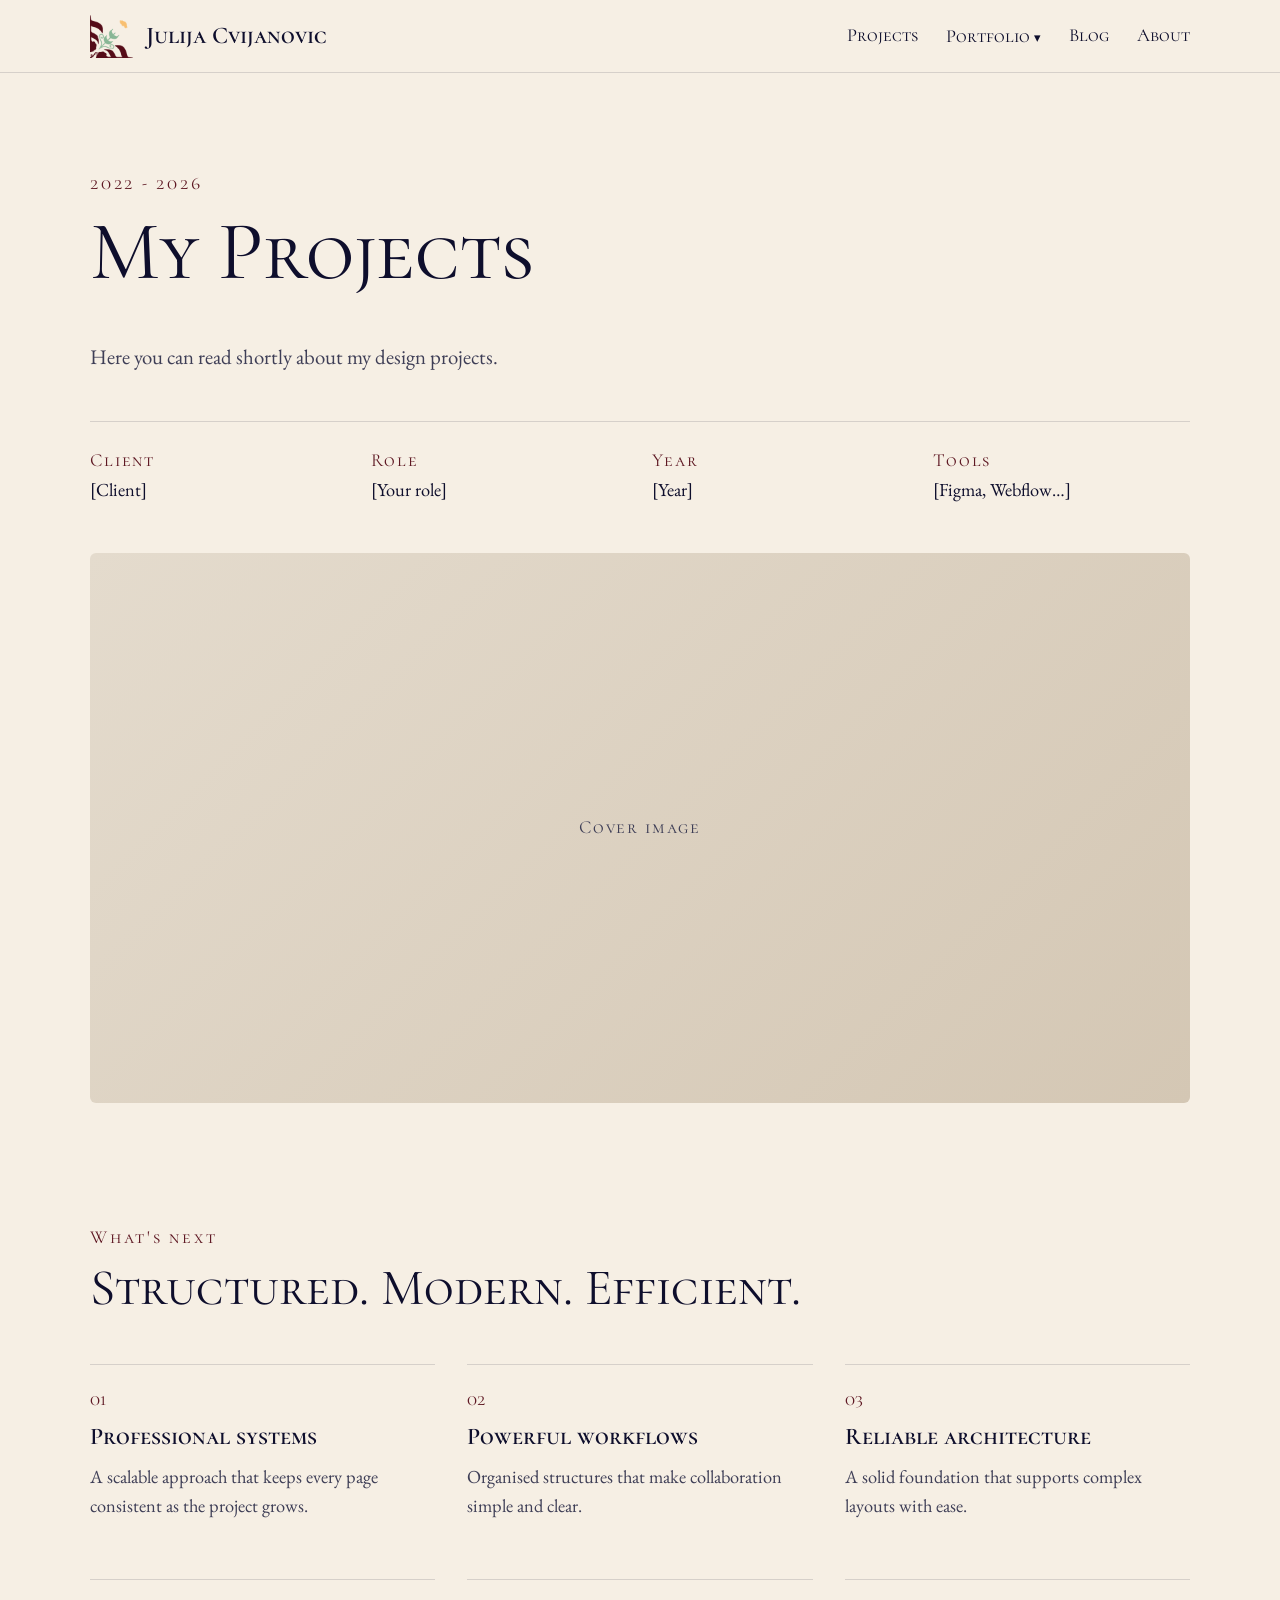
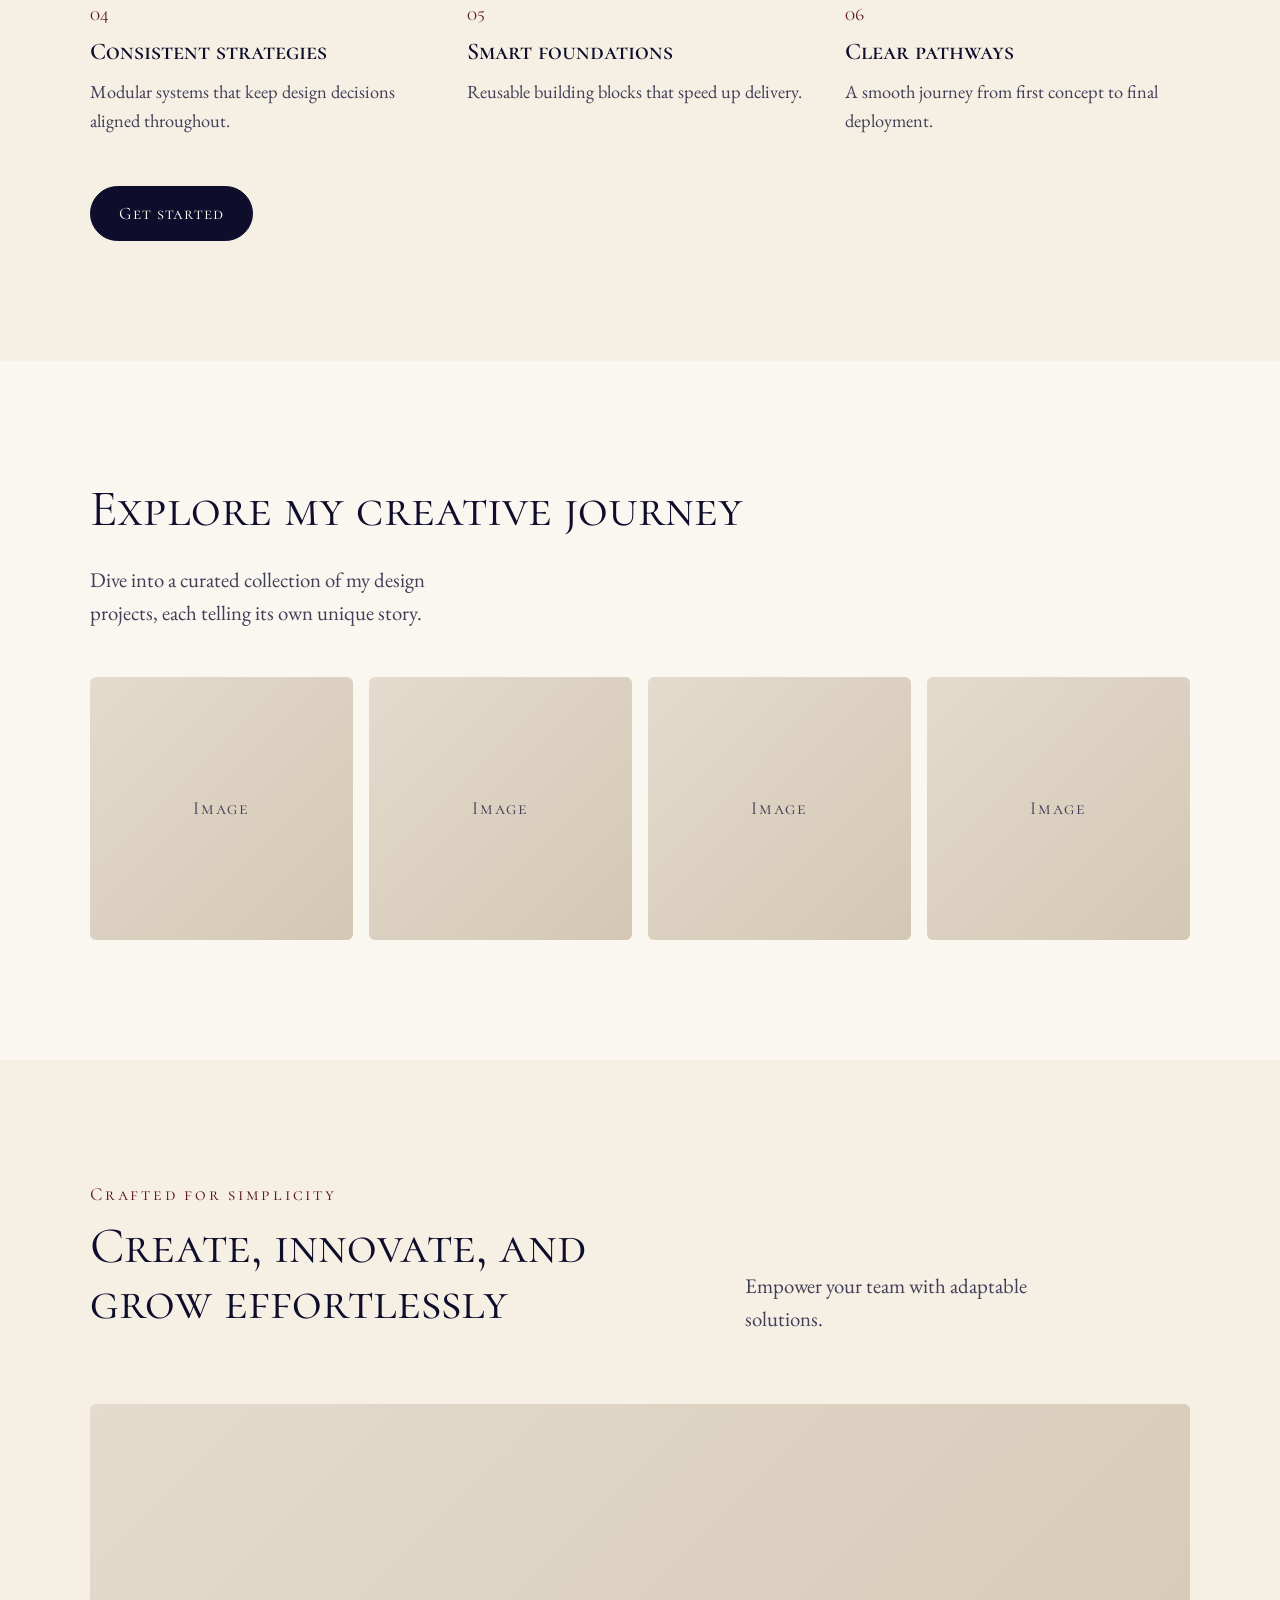
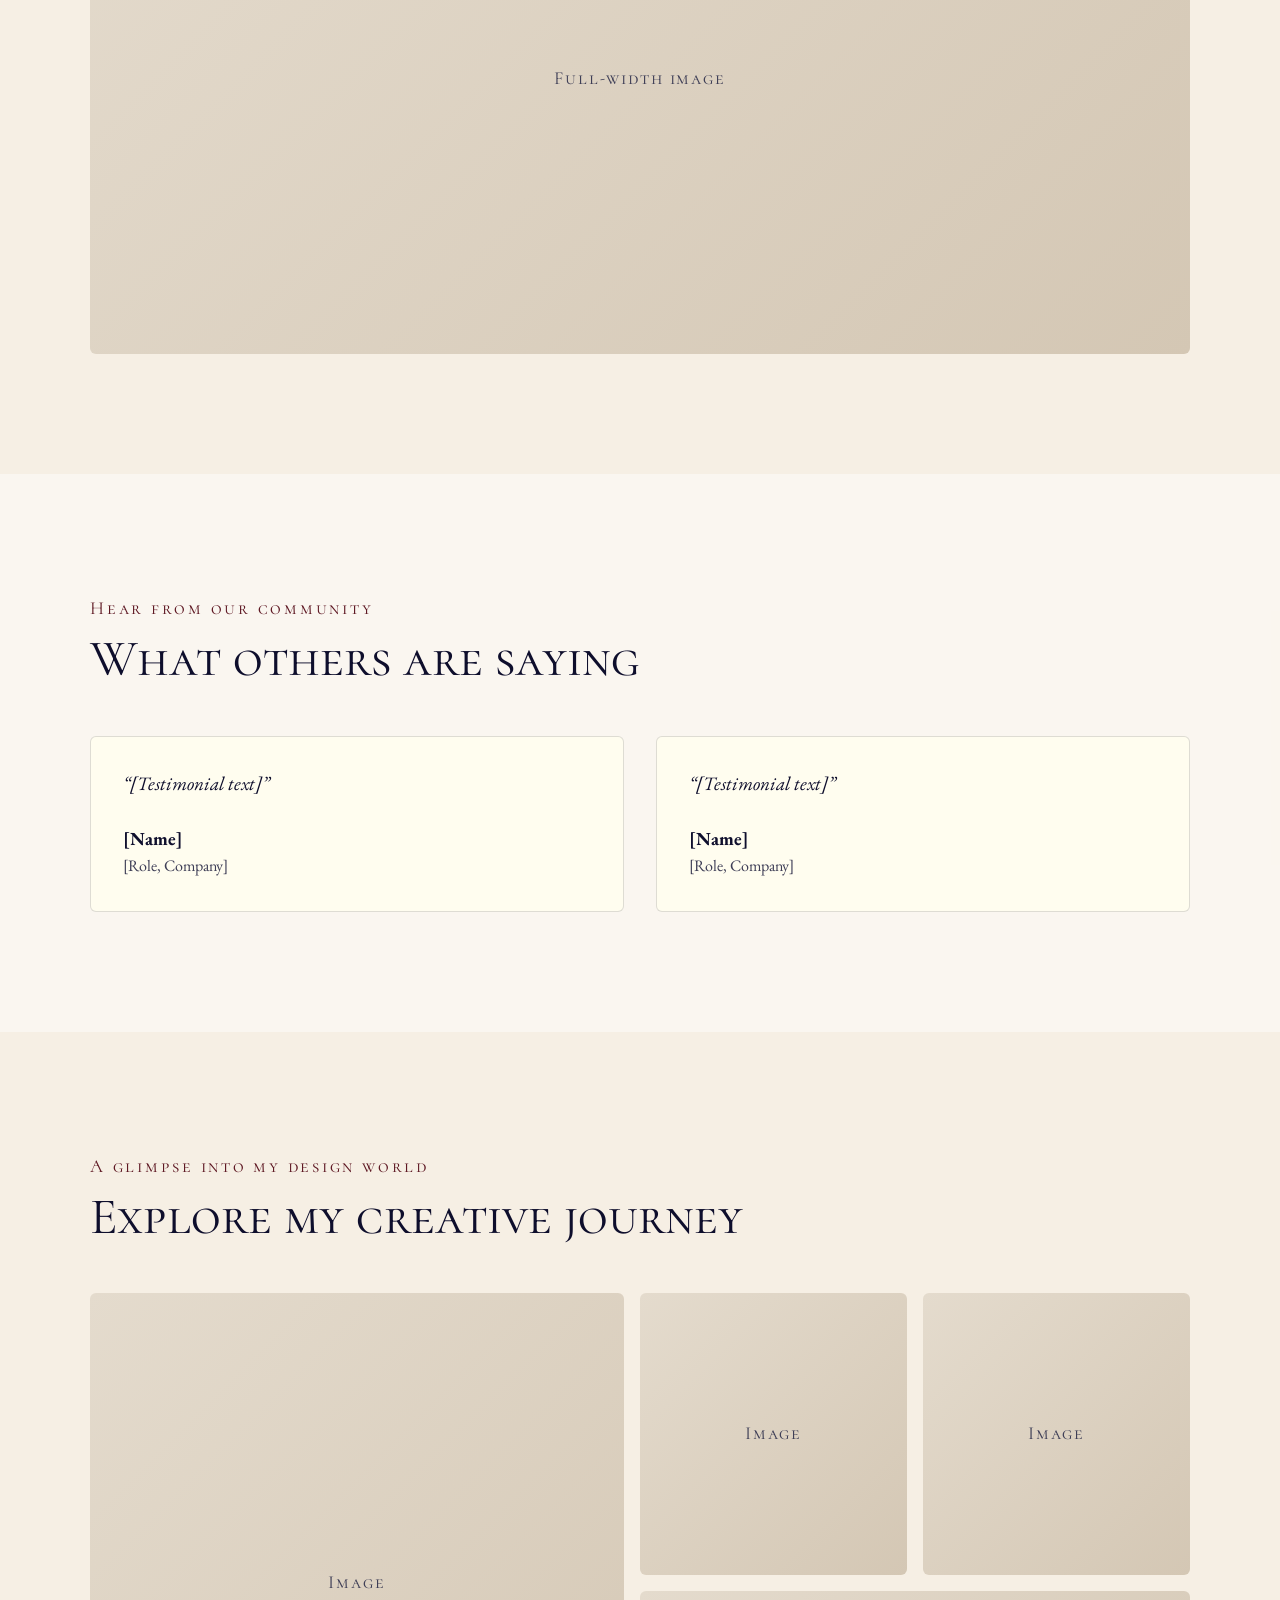
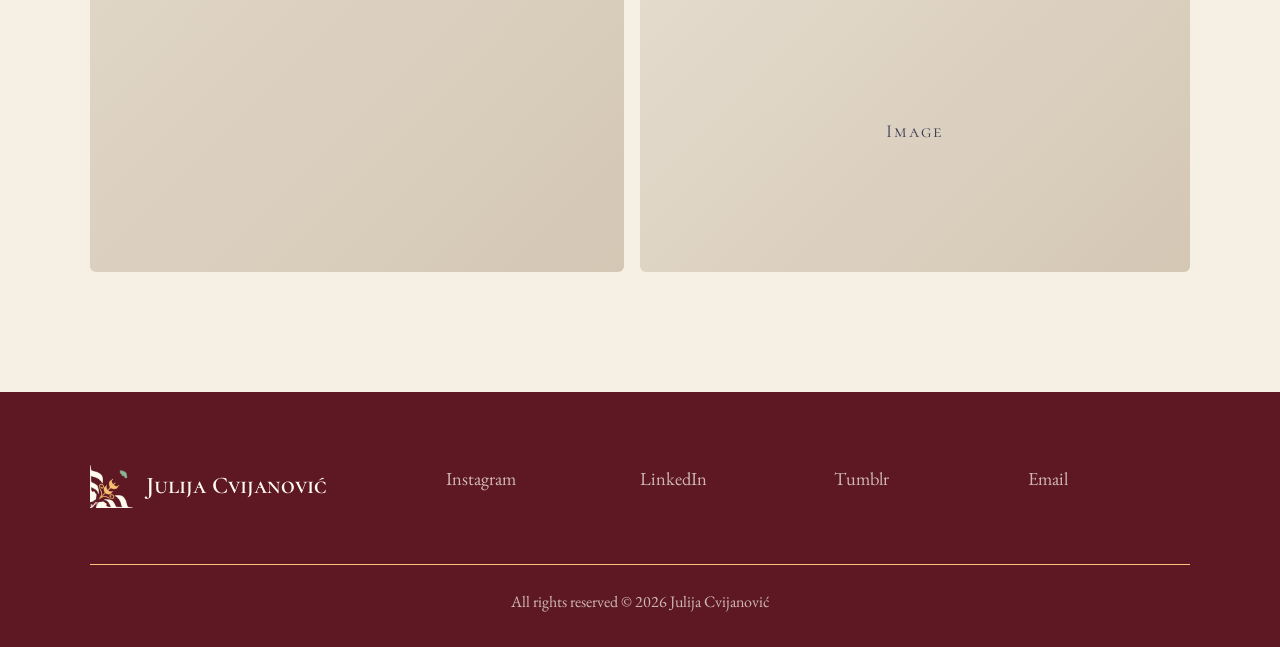
<file: Projects/project-1.html>
<!DOCTYPE html>
<html lang="en">

<head>
  <title>Projects | Julija Cvijanovic</title>
  <meta charset="utf-8" />
  <meta name="viewport" content="width=device-width, initial-scale=1.0">
  <link rel="stylesheet" type="text/css" href="../assets/style.css">
  <link href="https://fonts.googleapis.com/css2?family=Cormorant+SC:wght@300;400;600&family=EB+Garamond:ital,wght@0,400;0,600;1,400&display=swap" rel="stylesheet">
</head>

<body>

  <!-- NAVIGATION -->
  <header class="nav">
    <div class="container nav__inner">
      <a href="../index.html" class="brand-block">
        <img src="../assets/details/JUCA_Logo-Transp-Fjerdedel.png" alt="Juca logo" class="brand-mark" />
        <span class="brand-name">Julija Cvijanovic</span>
      </a>

      <button class="nav__toggle" aria-label="Open menu" aria-expanded="false" onclick="toggleMenu(this)">
        <span></span><span></span>
      </button>

      <nav class="nav__menu" id="nav-menu">
        <a href="../projectoverview.html">Projects</a>
        <div class="dropdown">
          <button class="dropdown__toggle" onclick="toggleDropdown(this)" aria-expanded="false">Portfolio <span class="caret">&#9662;</span></button>
          <div class="dropdown__list">
            <a href="../index.html#projects">Overview</a>
            <a href="#" onclick="requestDownload(); return false;">Download PDF</a>
          </div>
        </div>
        <a href="../index.html#blog">Blog</a>
        <a href="../index.html#about">About</a>
      </nav>
    </div>
  </header>

  <main>

    <!-- PROJECT HERO -->
    <section class="project-hero">
      <div class="container">
        <p class="eyebrow">2022 - 2026</p>
        <h1>My Projects</h1>
        <p class="lead">Here you can read shortly about my design projects.</p>

        <dl class="project-meta">
          <div><dt>Client</dt><dd>[Client]</dd></div>
          <div><dt>Role</dt><dd>[Your role]</dd></div>
          <div><dt>Year</dt><dd>[Year]</dd></div>
          <div><dt>Tools</dt><dd>[Figma, Webflow&hellip;]</dd></div>
        </dl>
      </div>
      <div class="container">
        <!-- Replace with: <img src="../assets/images/project-cover.jpg" alt="..."> -->
        <div class="placeholder placeholder--cover"><span>Cover image</span></div>
      </div>
    </section>

    <!-- WHAT'S NEXT / FEATURES -->
    <section class="section">
      <div class="container">
        <p class="eyebrow">What's next</p>
        <h2>Structured. Modern. Efficient.</h2>

        <div class="feature-grid">
          <div class="feature">
            <span class="feature__num">01</span>
            <h3>Professional systems</h3>
            <p>A scalable approach that keeps every page consistent as the project grows.</p>
          </div>
          <div class="feature">
            <span class="feature__num">02</span>
            <h3>Powerful workflows</h3>
            <p>Organised structures that make collaboration simple and clear.</p>
          </div>
          <div class="feature">
            <span class="feature__num">03</span>
            <h3>Reliable architecture</h3>
            <p>A solid foundation that supports complex layouts with ease.</p>
          </div>
          <div class="feature">
            <span class="feature__num">04</span>
            <h3>Consistent strategies</h3>
            <p>Modular systems that keep design decisions aligned throughout.</p>
          </div>
          <div class="feature">
            <span class="feature__num">05</span>
            <h3>Smart foundations</h3>
            <p>Reusable building blocks that speed up delivery.</p>
          </div>
          <div class="feature">
            <span class="feature__num">06</span>
            <h3>Clear pathways</h3>
            <p>A smooth journey from first concept to final deployment.</p>
          </div>
        </div>

        <div class="btn-row">
          <a href="../index.html#contact" class="btn btn--dark">Get started</a>
        </div>
      </div>
    </section>

    <!-- GALLERY 1 -->
    <section class="section section--tint">
      <div class="container">
        <h2>Explore my creative journey</h2>
        <p class="lead">Dive into a curated collection of my design projects, each telling its own unique story.</p>

        <div class="gallery">
          <div class="placeholder placeholder--square"><span>Image</span></div>
          <div class="placeholder placeholder--square"><span>Image</span></div>
          <div class="placeholder placeholder--square"><span>Image</span></div>
          <div class="placeholder placeholder--square"><span>Image</span></div>
        </div>
      </div>
    </section>

    <!-- CRAFTED FOR SIMPLICITY -->
    <section class="section">
      <div class="container split">
        <div>
          <p class="eyebrow">Crafted for simplicity</p>
          <h2>Create, innovate, and grow effortlessly</h2>
        </div>
        <p class="lead">Empower your team with adaptable solutions.</p>
      </div>
      <div class="container">
        <div class="placeholder placeholder--cover"><span>Full-width image</span></div>
      </div>
    </section>

    <!-- TESTIMONIALS -->
    <section class="section section--tint">
      <div class="container">
        <p class="eyebrow">Hear from our community</p>
        <h2>What others are saying</h2>

        <div class="card-grid card-grid--2">
          <figure class="quote">
            <blockquote>&ldquo;[Testimonial text]&rdquo;</blockquote>
            <figcaption><strong>[Name]</strong><span>[Role, Company]</span></figcaption>
          </figure>
          <figure class="quote">
            <blockquote>&ldquo;[Testimonial text]&rdquo;</blockquote>
            <figcaption><strong>[Name]</strong><span>[Role, Company]</span></figcaption>
          </figure>
        </div>
      </div>
    </section>

    <!-- GALLERY 2 -->
    <section class="section">
      <div class="container">
        <p class="eyebrow">A glimpse into my design world</p>
        <h2>Explore my creative journey</h2>

        <div class="gallery gallery--mosaic">
          <div class="placeholder"><span>Image</span></div>
          <div class="placeholder"><span>Image</span></div>
          <div class="placeholder"><span>Image</span></div>
          <div class="placeholder"><span>Image</span></div>
        </div>
      </div>
    </section>

  </main>

  <!-- FOOTER -->
  <footer class="footer">
    <div class="container">
      <div class="footer__grid">
        <div>
          <a href="../index.html" class="brand-block">
            <img src="../assets/details/JUCA_Logo-Transp-Fjerdedel_W.png" alt="Juca logo" class="brand-mark" />
            <span class="brand-name">Julija Cvijanović</span>
          </a>
        </div>
        <div>
          <a href="https://www.instagram.com/studiojuca/" target="_blank" rel="noopener noreferrer">Instagram</a>
        </div>
        <div>
          <a href="https://www.linkedin.com/in/julijaCvijanovic/" target="_blank" rel="noopener noreferrer">LinkedIn</a>
        </div>
        <div>
          <a href="https://www.tumblr.com/blog/juliCvijanovicstudio/" target="_blank" rel="noopener noreferrer">Tumblr</a>
        </div>
        <div>
          <a href="mailto:Cvijanovicjulija@gmail.com">Email</a>
        </div>
      </div>

      <div class="footer__bottom">
        <p>All rights reserved &copy; 2026 Julija Cvijanović</p>
      </div>
    </div>
  </footer>

  <script src="../assets/script.js"></script>
</body>
</html>
</file>
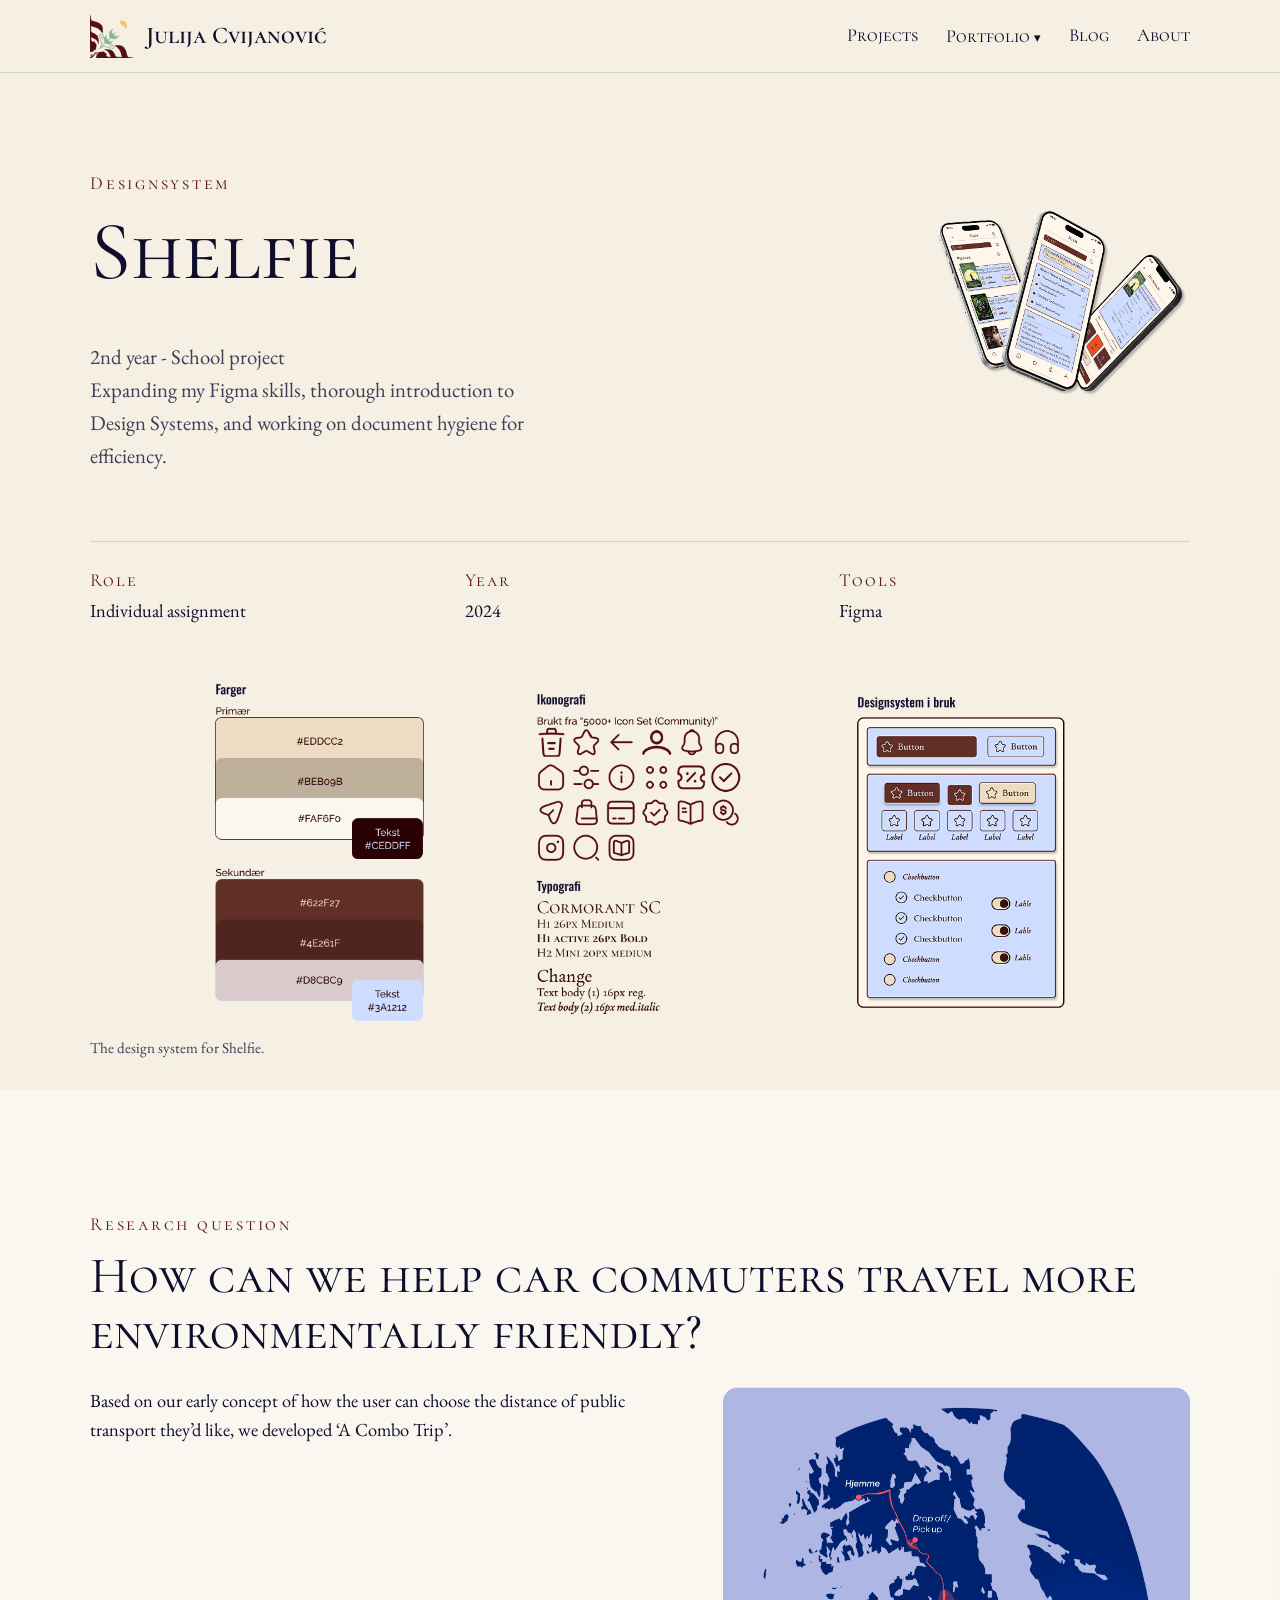
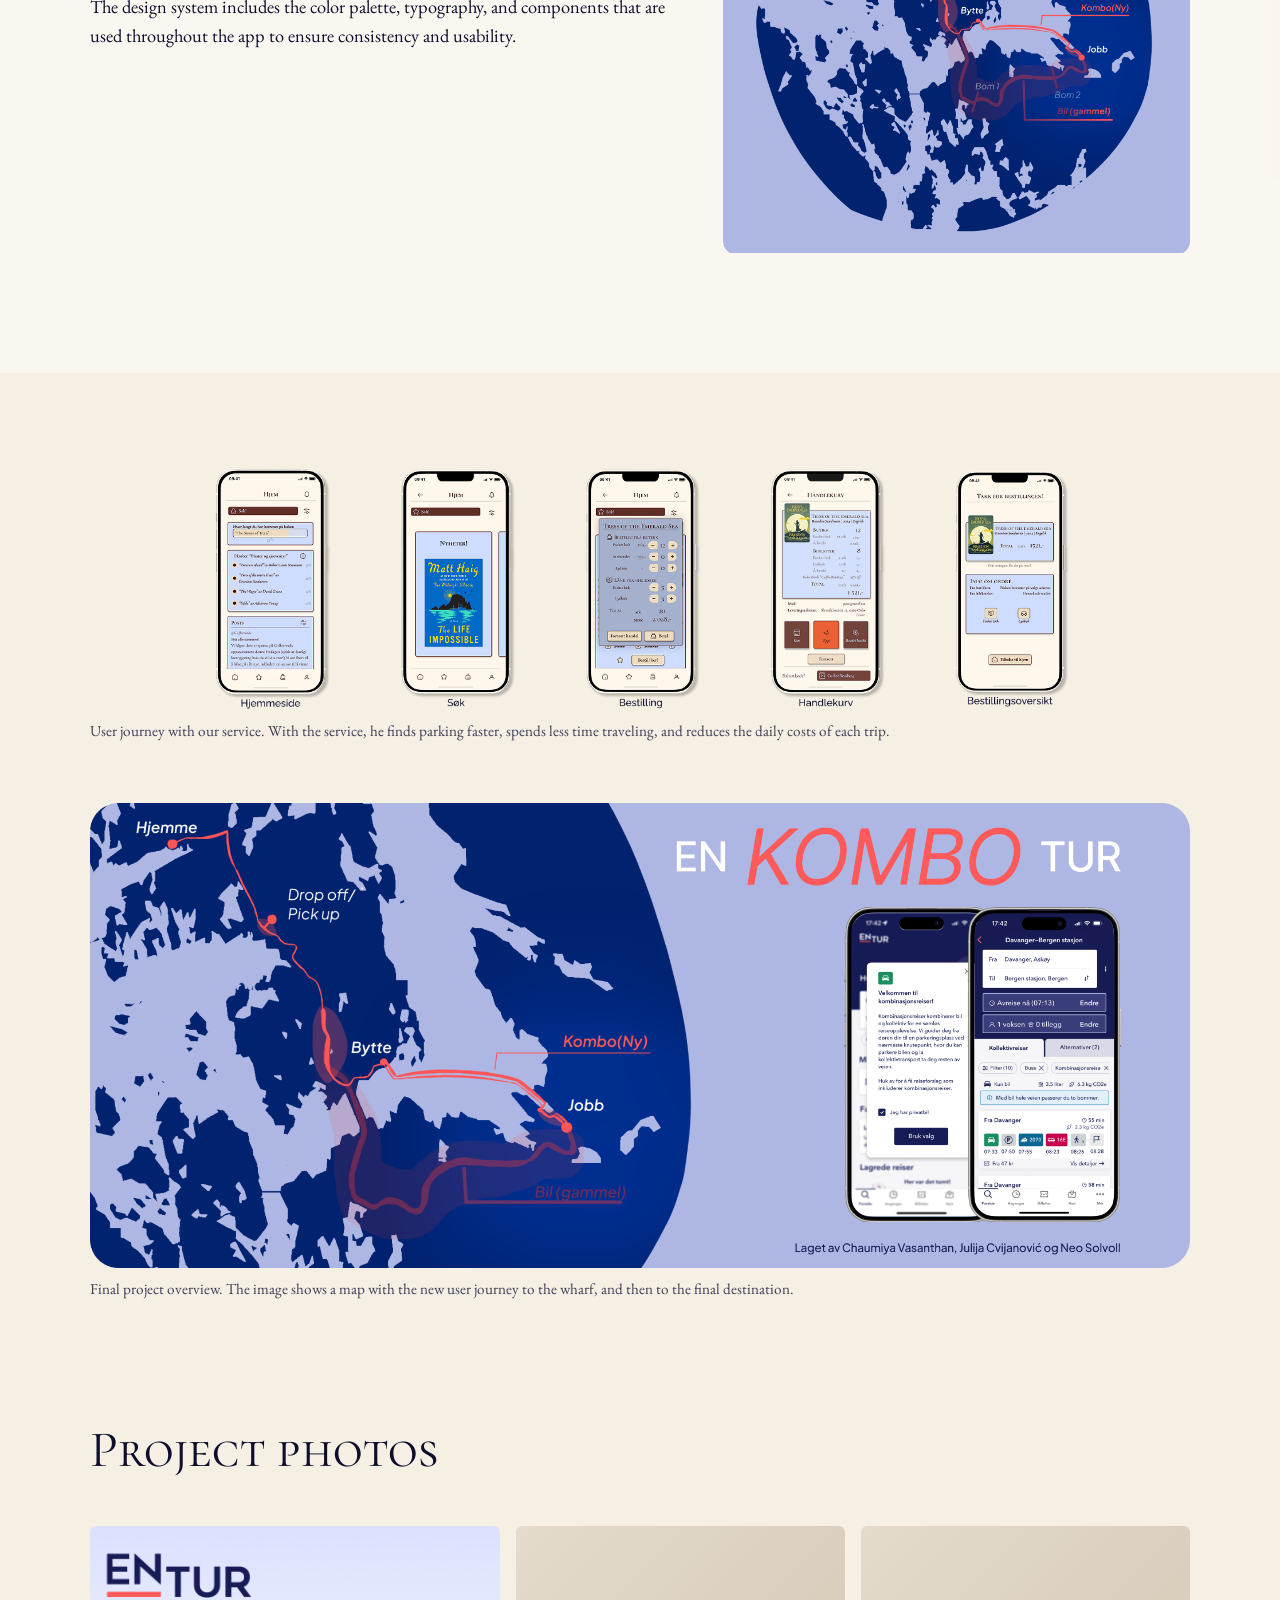
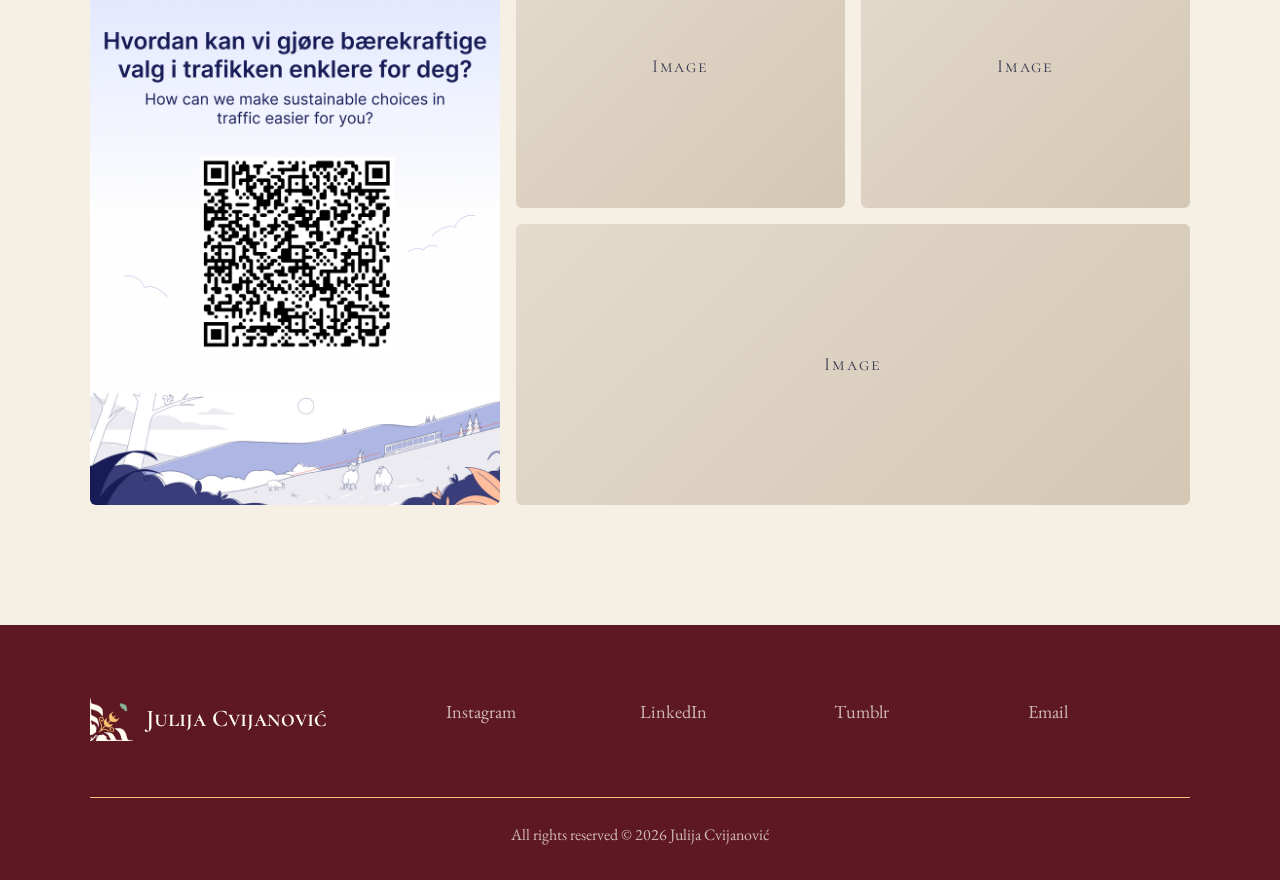
<file: Projects/Shelfie_Project-teaser.html>
<!DOCTYPE html>
<html lang="en">

<head>
  <title>Shelfie | Julija Cvijanović</title>
  <meta charset="utf-8" />
  <meta name="viewport" content="width=device-width, initial-scale=1.0">
  <link rel="stylesheet" type="text/css" href="../assets/style.css">
  <link href="https://fonts.googleapis.com/css2?family=Cormorant+SC:wght@300;400;600&family=EB+Garamond:ital,wght@0,400;0,600;1,400&display=swap" rel="stylesheet">
</head>

<body>

  <!-- NAVIGATION -->
  <header class="nav">
    <div class="container nav__inner">
      <a href="../index.html" class="brand-block">
        <img src="../assets/details/JUCA_Logo-Transp-Fjerdedel.png" alt="Juca logo" class="brand-mark" />
        <span class="brand-name">Julija Cvijanović</span>
      </a>

      <button class="nav__toggle" aria-label="Open menu" aria-expanded="false" onclick="toggleMenu(this)">
        <span></span><span></span>
      </button>

      <nav class="nav__menu" id="nav-menu">
        <a href="../projectoverview.html">Projects</a>
        <div class="dropdown">
          <button class="dropdown__toggle" onclick="toggleDropdown(this)" aria-expanded="false">Portfolio <span class="caret">&#9662;</span></button>
          <div class="dropdown__list">
            <a href="../index.html#projects">Overview</a>
            <a href="#" onclick="requestDownload(); return false;">Download PDF</a>
          </div>
        </div>
        <a href="../index.html#blog">Blog</a>
        <a href="../index.html#about">About</a>
      </nav>
    </div>
  </header>

  <main>

    <!-- PROJECT HERO
         The text and images marked data-field="..." are filled in from
         assets/projects.js (the project with id "enkombotur").
         Edit the text there, not here. Everything below this hero is written by hand. -->
    <section class="project-hero" data-project="shelfie">
      <div class="container">
        <div class="intro-split intro-split--small">
          <div>
            <p class="eyebrow" data-field="eyebrow"></p>
            <h1 data-field="title"></h1>
            <p class="lead">
              <span data-field="context"></span>
              <br>
              <span data-field="tagline"></span>
            </p>
          </div>
          <img data-field="teaser">
        </div>
        <dl class="project-meta">
          <div><dt>Client</dt><dd data-field="client"></dd></div>
          <div><dt>Exhibition</dt><dd data-field="exhibition"></dd></div>
          <div><dt>Role</dt><dd data-field="role"></dd></div>
          <div><dt>Year</dt><dd data-field="year"></dd></div>
          <div><dt>Tools</dt><dd data-field="tools"></dd></div>
        </dl>
      </div>
      <!-- Full-width blue frame around the cover photo -->
      <figure class="cover-figure">
        <div class="container">
          <img src="../assets/Project-Details/Shelfie/Shelfie_Designsystem-Long.png"
            alt="User journey before our travel planning service. Our user persona,
            Bill, is shown how his workday is affected by the long commute and
            how he has to drive to work, which is not environmentally friendly
            or wallet-friendly.">
        </div>
        <!-- Photo description shown under the image: edit the text below -->
        <figcaption>
          The design system for Shelfie.
        </figcaption>
      </figure>
      <br>
    </section>

    <!-- PROJECT INTRO -->
    <section class="section section--tint">
      <div class="container">
        <p class="eyebrow">Research question</p>
        <h2>How can we help car commuters travel more environmentally friendly?</h2>
        <div class="intro-split">
          <p class="text-block">
            Based on our early concept of how the user can choose the distance of 
            public transport they’d like, we developed ‘A Combo Trip’. 
            <br>
            <br>
            
            <br>
            <br>
            
            <br>
            <br>
            The design system includes the color 
            palette, typography, and components that are used throughout the 
            app to ensure consistency and usability.
          </p>
          <!-- Replace with: <img class="intro-split__img" src="../assets/Project-Details/EnKomboTur/....png" alt="..."> -->
          <img src="../assets/Project-Details/EnKomboTur/Entur_AFTER-Map.png" 
            alt="An illustration of the userjourney Bill does which shows both the 
            previous journey and the improved one with our service." 
            class="intro-split__img">
        </div>
      </div>
    </section>

    <section class="project-hero">
      <figure class="cover-figure">
        <div class="container">
          <img src="../assets/Project-Details/Shelfie/Shelfie_Wireframes.png"
            alt="User journey after our travel planning service. With the service, 
            he finds parking faster, spends less time traveling, and reduces the 
            daily costs of each trip.">
        </div>
        <!-- Photo description shown under the image: edit the text below -->
        <figcaption>
          User journey with our service. With the service, 
            he finds parking faster, spends less time traveling, and reduces the 
            daily costs of each trip.
        </figcaption>
      </figure>

      <br>
      <br>

      <figure class="cover-figure">
        <div class="container">
          <img src="../assets/Project-Details/EnKomboTur/Entur_EndPhoto.png"
            alt="Final project overview. The image shows a map with the new 
            user journey to the wharf, and then to the final destination.">
        </div>
        <!-- Photo description shown under the image: edit the text below -->
        <figcaption>
          Final project overview. The image shows a map with the new user 
          journey to the wharf, and then to the final destination.
        </figcaption>
      </figure>
    </section>

    <!-- GALLERY 2 -->
    <section class="section">
      <div class="container">
        <h2>Project photos</h2>

        <div class="gallery gallery--mosaic gallery--fit-first">
          <img class="teaser-gallery-img" src="../assets/Project-Details/EnKomboTur/Entur_Poster.png"
            alt="Poster with a QR-code for our questionnaire. The poster uses Entur's designsystem.">
          <div class="placeholder"><span>Image</span></div>
          <div class="placeholder"><span>Image</span></div>
          <div class="placeholder"><span>Image</span></div>
        </div>
      </div>
    </section>

  </main>

  <!-- FOOTER -->
  <footer class="footer">
    <div class="container">
      <div class="footer__grid">
        <div>
          <a href="../index.html" class="brand-block">
            <img src="../assets/details/JUCA_Logo-Transp-Fjerdedel_W.png" alt="Juca logo" class="brand-mark" />
            <span class="brand-name">Julija Cvijanović</span>
          </a>
        </div>
        <div>
          <a href="https://www.instagram.com/studiojuca/" target="_blank" rel="noopener noreferrer">Instagram</a>
        </div>
        <div>
          <a href="https://www.linkedin.com/in/julijaCvijanovic/" target="_blank" rel="noopener noreferrer">LinkedIn</a>
        </div>
        <div>
          <a href="https://www.tumblr.com/blog/juliCvijanovicstudio/" target="_blank" rel="noopener noreferrer">Tumblr</a>
        </div>
        <div>
          <a href="mailto:Cvijanovicjulija@gmail.com">Email</a>
        </div>
      </div>

      <div class="footer__bottom">
        <p>All rights reserved &copy; 2026 Julija Cvijanović</p>
      </div>
    </div>
  </footer>

  <script src="../assets/projects.js"></script>
  <script src="../assets/script.js"></script>
</body>
</html>
</file>
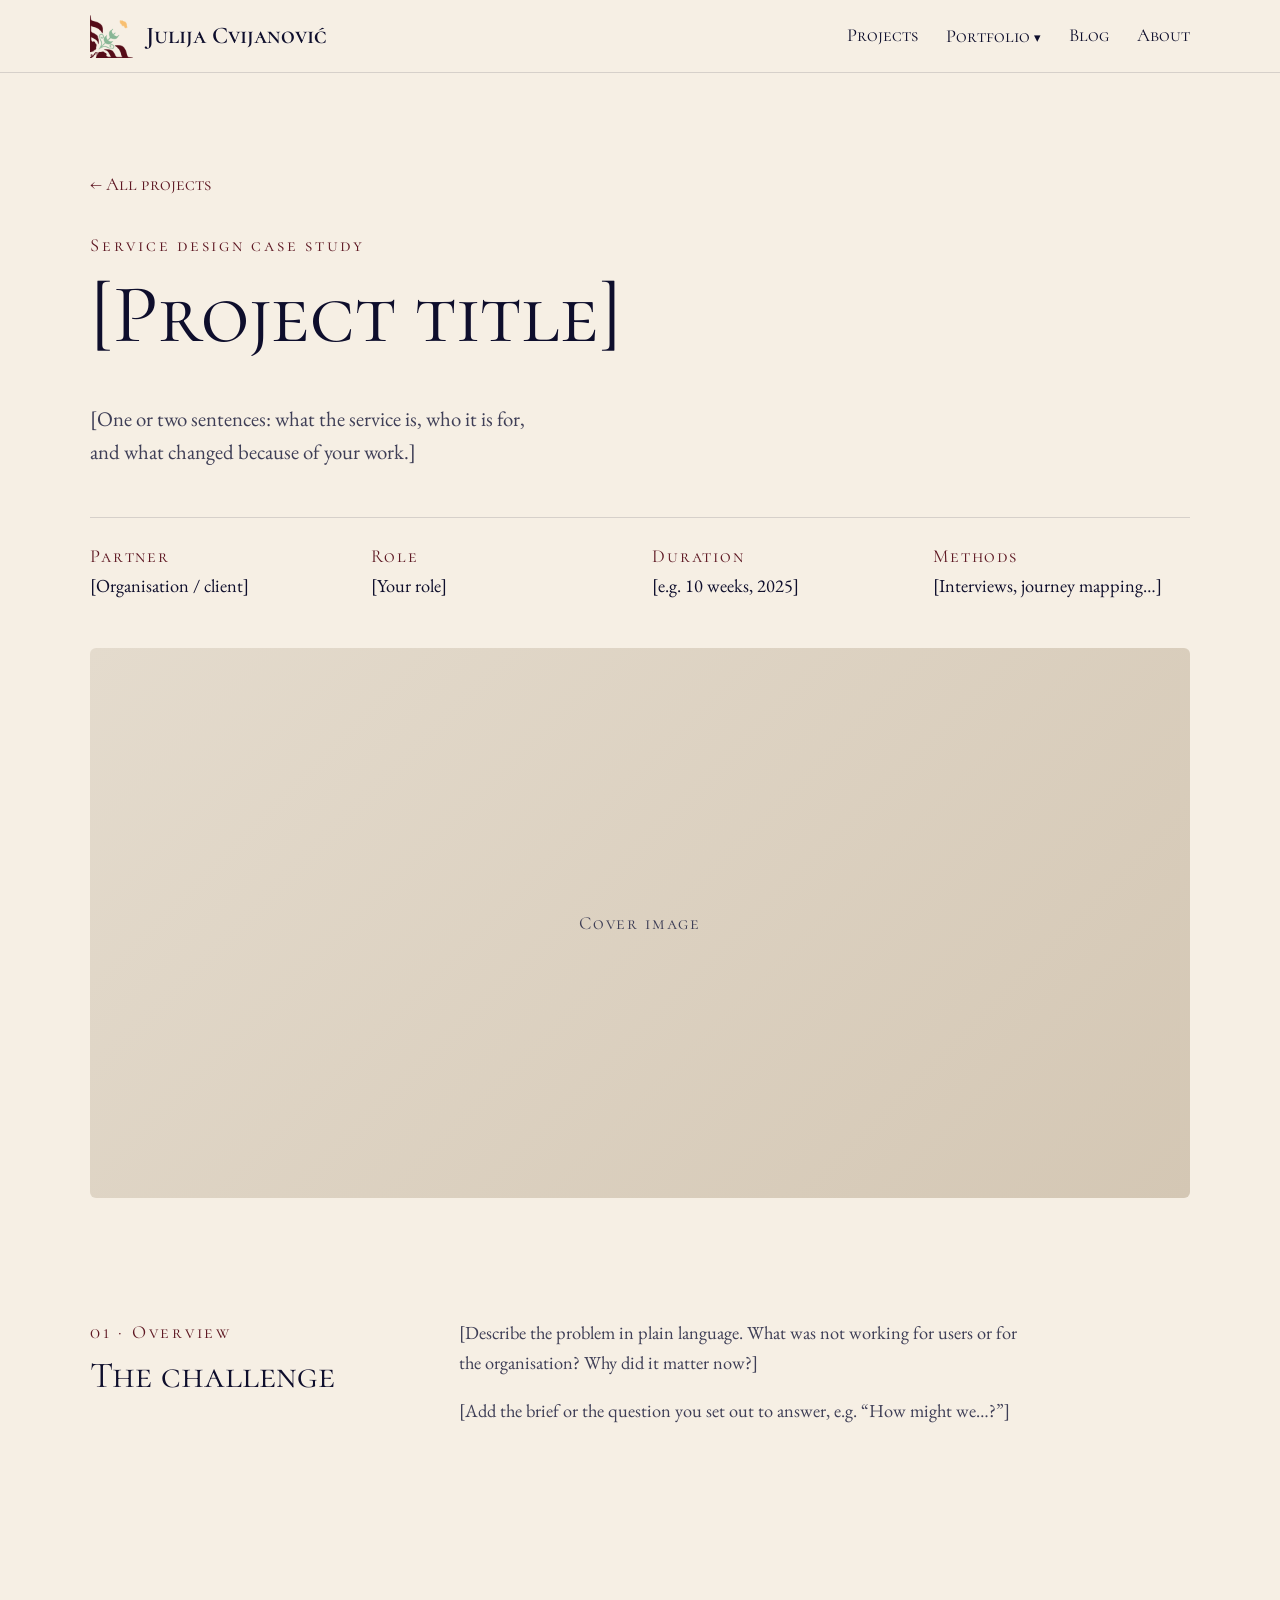
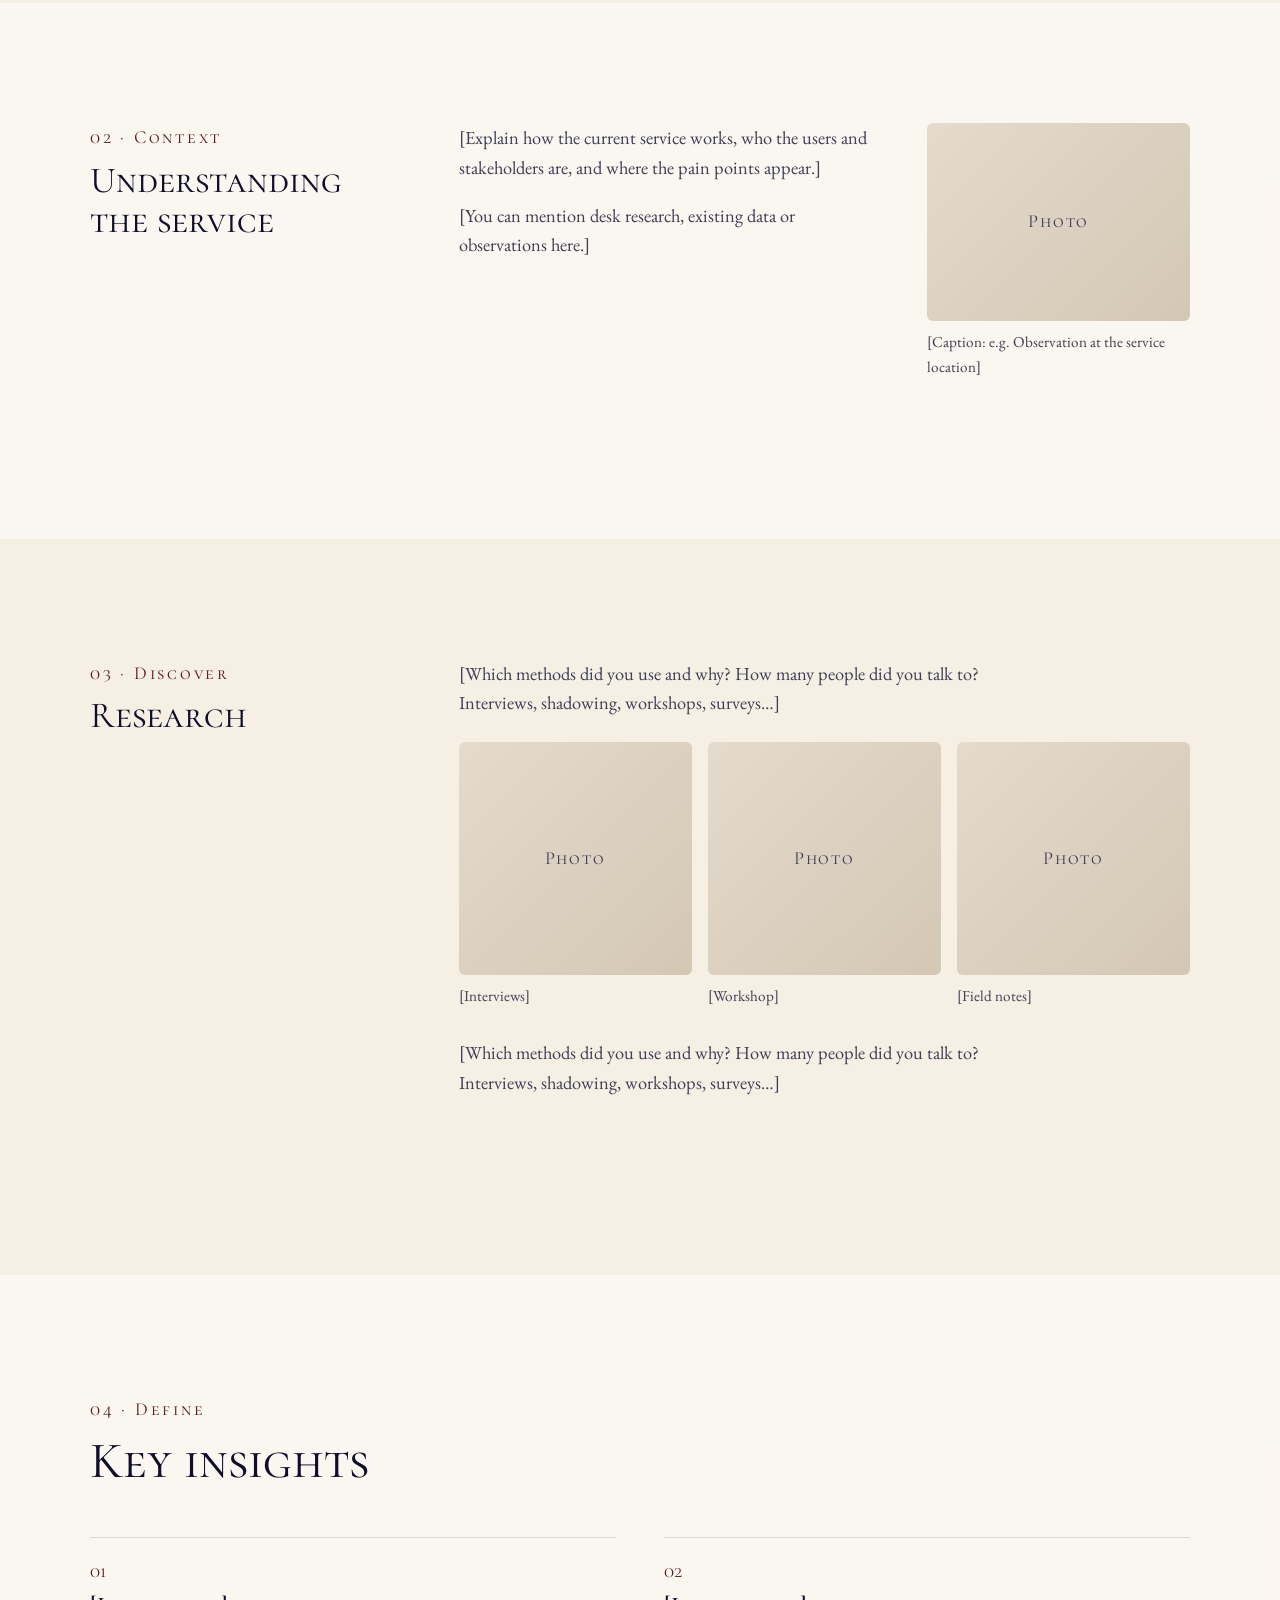
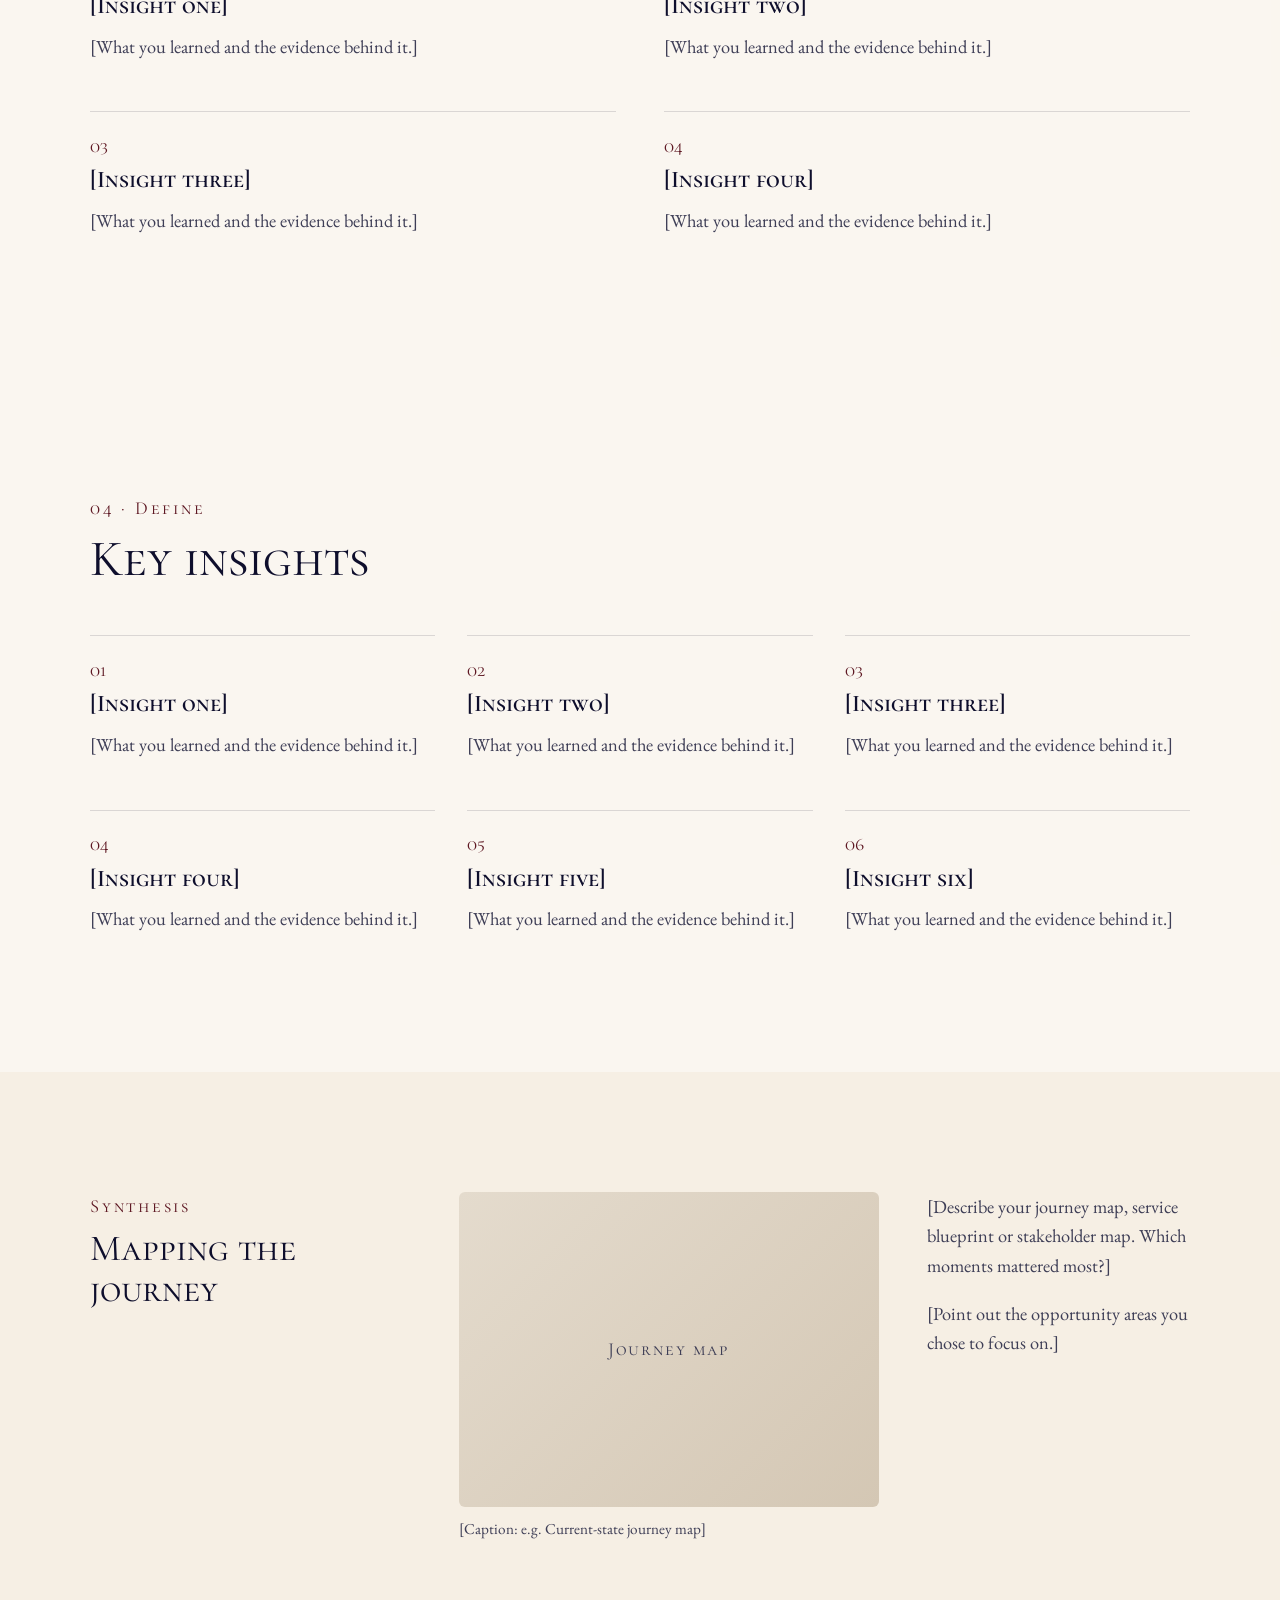
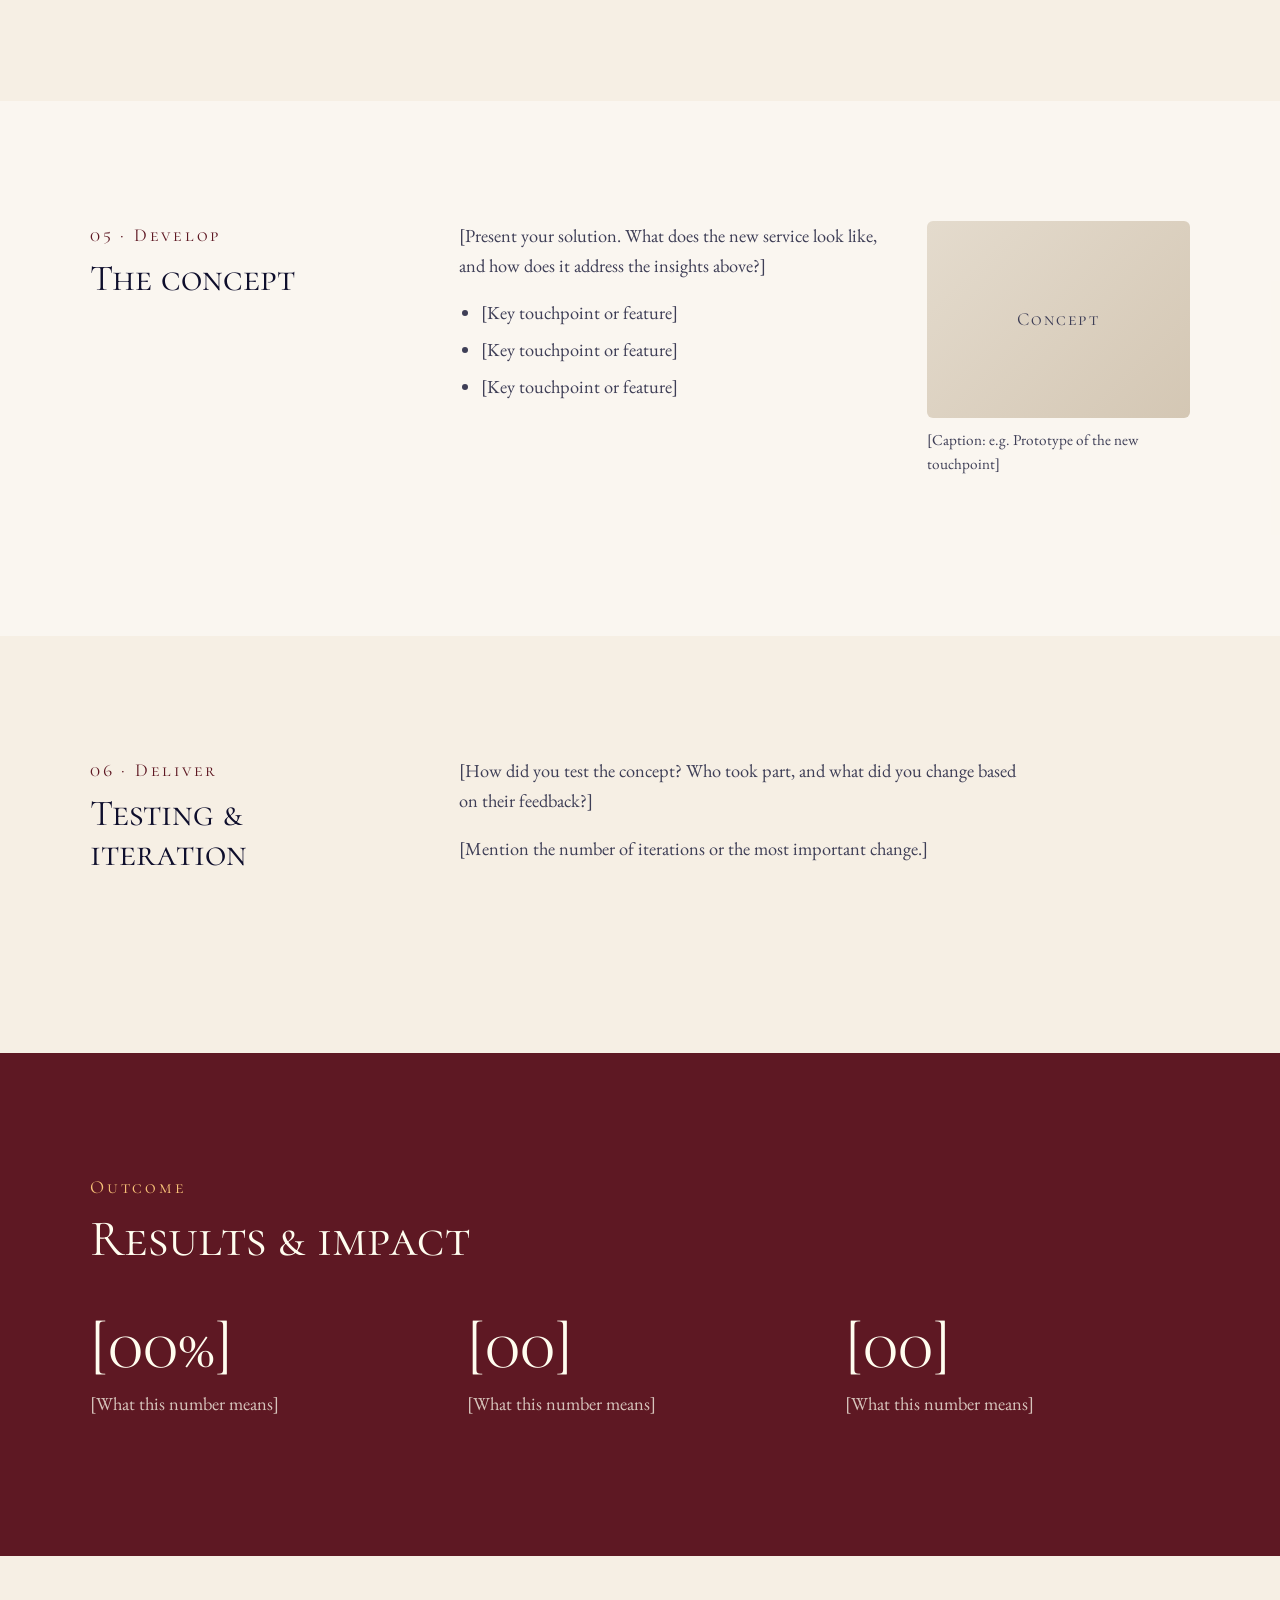
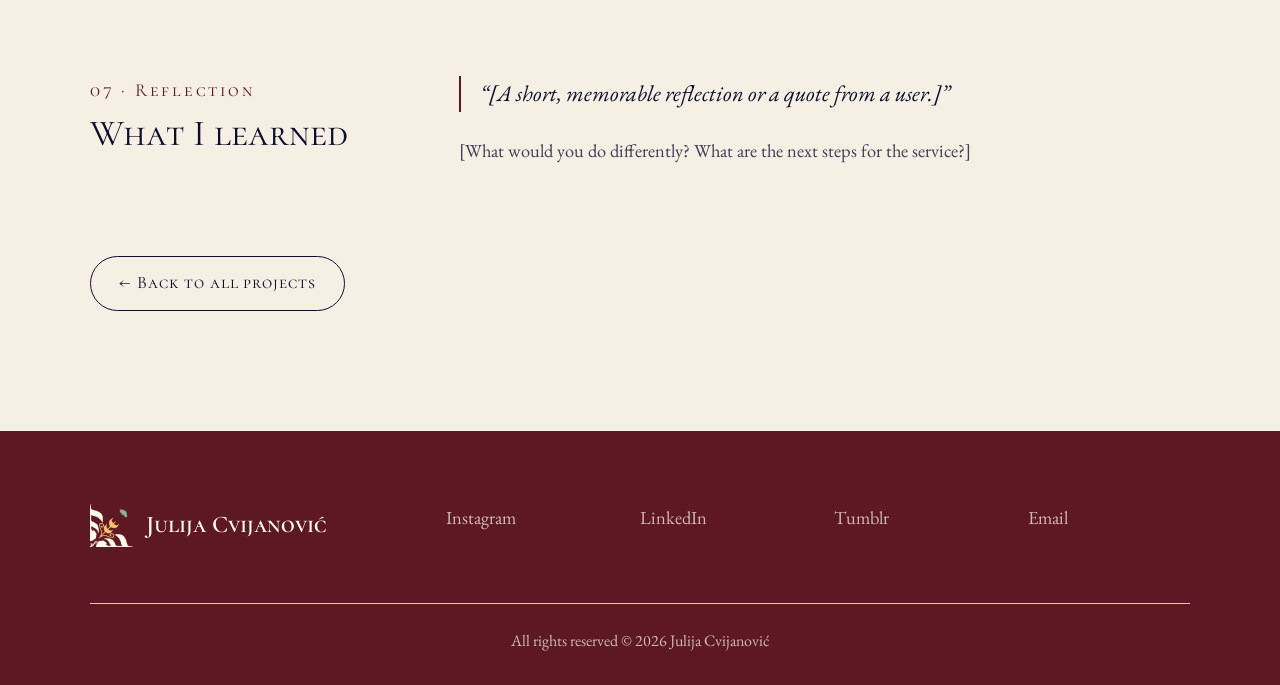
<file: Projects/Templates/Template_CaseStudy.html>
<!DOCTYPE html>
<html lang="en">

<head>
  <title>Case Study | Julija Cvijanović</title>
  <meta charset="utf-8" />
  <meta name="viewport" content="width=device-width, initial-scale=1.0">
  <link rel="stylesheet" type="text/css" href="../../assets/style.css">
  <link href="https://fonts.googleapis.com/css2?family=Cormorant+SC:wght@300;400;600&family=EB+Garamond:ital,wght@0,400;0,600;1,400&display=swap" rel="stylesheet">
</head>

<body>

  <!-- NAVIGATION -->
  <header class="nav">
    <div class="container nav__inner">
      <a href="../../index.html" class="brand-block">
        <img src="../../assets/details/JUCA_Logo-Transp-Fjerdedel.png" alt="Juca logo" class="brand-mark" />
        <span class="brand-name">Julija Cvijanović</span>
      </a>

      <button class="nav__toggle" aria-label="Open menu" aria-expanded="false" onclick="toggleMenu(this)">
        <span></span><span></span>
      </button>

      <nav class="nav__menu" id="nav-menu">
        <a href="../../projectoverview.html" aria-current="page">Projects</a>
        <div class="dropdown">
          <button class="dropdown__toggle" onclick="toggleDropdown(this)" aria-expanded="false">Portfolio <span class="caret">&#9662;</span></button>
          <div class="dropdown__list">
            <a href="../../index.html#projects">Overview</a>
            <a href="#" onclick="requestDownload(); return false;">Download PDF</a>
          </div>
        </div>
        <a href="../../index.html#blog">Blog</a>
        <a href="../../index.html#about">About</a>
      </nav>
    </div>
  </header>

  <main>

    <!-- CASE STUDY HERO -->
    <section class="project-hero">
      <div class="container">
        <a href="../../projectoverview.html" class="link-arrow">&larr; All projects</a>
        <p class="eyebrow">Service design case study</p>
        <h1>[Project title]</h1>
        <p class="lead">[One or two sentences: what the service is, who it is for, and what changed because of your work.]</p>

        <dl class="project-meta">
          <div><dt>Partner</dt><dd>[Organisation / client]</dd></div>
          <div><dt>Role</dt><dd>[Your role]</dd></div>
          <div><dt>Duration</dt><dd>[e.g. 10 weeks, 2025]</dd></div>
          <div><dt>Methods</dt><dd>[Interviews, journey mapping&hellip;]</dd></div>
        </dl>
      </div>
      <div class="container">
        <div class="placeholder placeholder--cover"><span>Cover image</span></div>
      </div>
    </section>

    <!-- OVERVIEW: text only -->
    <section class="section">
      <div class="container">

        <div class="cs-row">
          <div class="cs-row__label">
            <p class="eyebrow">01 &middot; Overview</p>
            <h2>The challenge</h2>
          </div>
          <div class="cs-text">
            <p>[Describe the problem in plain language. What was not working for users or for the organisation? Why did it matter now?]</p>
            <p>[Add the brief or the question you set out to answer, e.g. &ldquo;How might we&hellip;?&rdquo;]</p>
          </div>
        </div>
      </div>
    </section>

    <!-- CONTEXT: text + small photo -->
    <section class="section section--tint">
      <div class="container">
        <div class="cs-row">
          <div class="cs-row__label">
            <p class="eyebrow">02 &middot; Context</p>
            <h2>Understanding the service</h2>
          </div>
          <div class="cs-media">
            <div class="cs-text">
              <p>[Explain how the current service works, who the users and stakeholders are, and where the pain points appear.]</p>
              <p>[You can mention desk research, existing data or observations here.]</p>
            </div>
            <figure class="cs-figure">
              <div class="placeholder placeholder--small"><span>Photo</span></div>
              <figcaption>[Caption: e.g. Observation at the service location]</figcaption>
            </figure>
          </div>
        </div>
      </div>
    </section>

    <!-- RESEARCH: text + row of small photos -->
    <section class="section">
      <div class="container">
        <div class="cs-row">
          <div class="cs-row__label">
            <p class="eyebrow">03 &middot; Discover</p>
            <h2>Research</h2>
          </div>
          <div>
            <div class="cs-text">
              <p>[Which methods did you use and why? How many people did you talk to? Interviews, shadowing, workshops, surveys&hellip;]</p>
            </div>
            <div class="cs-thumbs">
              <figure class="cs-figure">
                <div class="placeholder placeholder--thumb"><span>Photo</span></div>
                <figcaption>[Interviews]</figcaption>
              </figure>
              <figure class="cs-figure">
                <div class="placeholder placeholder--thumb"><span>Photo</span></div>
                <figcaption>[Workshop]</figcaption>
              </figure>
              <figure class="cs-figure">
                <div class="placeholder placeholder--thumb"><span>Photo</span></div>
                <figcaption>[Field notes]</figcaption>
              </figure>
            </div>
            <br>
            <div class="cs-text">
              <p>[Which methods did you use and why? How many people did you talk to? Interviews, shadowing, workshops, surveys&hellip;]</p>
            </div>
          </div>
        </div>
      </div>
    </section>

    <!-- INSIGHTS - VERSION A: 2 x 2 grid (4 insights). Keep this OR version B below. -->
    <section class="section section--tint">
      <div class="container">
        <p class="eyebrow">04 &middot; Define</p>
        <h2>Key insights</h2>

        <ol class="cs-insights">
          <li>
            <h3>[Insight one]</h3>
            <p>[What you learned and the evidence behind it.]</p>
          </li>
          <li>
            <h3>[Insight two]</h3>
            <p>[What you learned and the evidence behind it.]</p>
          </li>
          <li>
            <h3>[Insight three]</h3>
            <p>[What you learned and the evidence behind it.]</p>
          </li>
          <li>
            <h3>[Insight four]</h3>
            <p>[What you learned and the evidence behind it.]</p>
          </li>
        </ol>
      </div>
    </section>

    <!-- INSIGHTS - VERSION B: 3 x 2 grid (6 insights). Keep this OR version A above. -->
    <section class="section section--tint">
      <div class="container">
        <p class="eyebrow">04 &middot; Define</p>
        <h2>Key insights</h2>

        <ol class="cs-insights cs-insights--3">
          <li>
            <h3>[Insight one]</h3>
            <p>[What you learned and the evidence behind it.]</p>
          </li>
          <li>
            <h3>[Insight two]</h3>
            <p>[What you learned and the evidence behind it.]</p>
          </li>
          <li>
            <h3>[Insight three]</h3>
            <p>[What you learned and the evidence behind it.]</p>
          </li>
          <li>
            <h3>[Insight four]</h3>
            <p>[What you learned and the evidence behind it.]</p>
          </li>
          <li>
            <h3>[Insight five]</h3>
            <p>[What you learned and the evidence behind it.]</p>
          </li>
          <li>
            <h3>[Insight six]</h3>
            <p>[What you learned and the evidence behind it.]</p>
          </li>
        </ol>
      </div>
    </section>

    <!-- MAPPING: small photo + text (image left) -->
    <section class="section">
      <div class="container">
        <div class="cs-row">
          <div class="cs-row__label">
            <p class="eyebrow">Synthesis</p>
            <h2>Mapping the journey</h2>
          </div>
          <div class="cs-media cs-media--reverse">
            <div class="cs-text">
              <p>[Describe your journey map, service blueprint or stakeholder map. Which moments mattered most?]</p>
              <p>[Point out the opportunity areas you chose to focus on.]</p>
            </div>
            <figure class="cs-figure">
              <div class="placeholder placeholder--small"><span>Journey map</span></div>
              <figcaption>[Caption: e.g. Current-state journey map]</figcaption>
            </figure>
          </div>
        </div>
      </div>
    </section>

    <!-- CONCEPT: text + small photo -->
    <section class="section section--tint">
      <div class="container">
        <div class="cs-row">
          <div class="cs-row__label">
            <p class="eyebrow">05 &middot; Develop</p>
            <h2>The concept</h2>
          </div>
          <div class="cs-media">
            <div class="cs-text">
              <p>[Present your solution. What does the new service look like, and how does it address the insights above?]</p>
              <ul class="cs-list">
                <li>[Key touchpoint or feature]</li>
                <li>[Key touchpoint or feature]</li>
                <li>[Key touchpoint or feature]</li>
              </ul>
            </div>
            <figure class="cs-figure">
              <div class="placeholder placeholder--small"><span>Concept</span></div>
              <figcaption>[Caption: e.g. Prototype of the new touchpoint]</figcaption>
            </figure>
          </div>
        </div>
      </div>
    </section>

    <!-- TESTING: text only -->
    <section class="section">
      <div class="container">
        <div class="cs-row">
          <div class="cs-row__label">
            <p class="eyebrow">06 &middot; Deliver</p>
            <h2>Testing &amp; iteration</h2>
          </div>
          <div class="cs-text">
            <p>[How did you test the concept? Who took part, and what did you change based on their feedback?]</p>
            <p>[Mention the number of iterations or the most important change.]</p>
          </div>
        </div>
      </div>
    </section>

    <!-- OUTCOME: text only, key numbers -->
    <section class="section section--dark">
      <div class="container">
        <p class="eyebrow">Outcome</p>
        <h2>Results &amp; impact</h2>

        <div class="cs-stats">
          <div>
            <span class="cs-stats__num">[00%]</span>
            <p>[What this number means]</p>
          </div>
          <div>
            <span class="cs-stats__num">[00]</span>
            <p>[What this number means]</p>
          </div>
          <div>
            <span class="cs-stats__num">[00]</span>
            <p>[What this number means]</p>
          </div>
        </div>
      </div>
    </section>

    <!-- REFLECTION: text only -->
    <section class="section">
      <div class="container">
        <div class="cs-row">
          <div class="cs-row__label">
            <p class="eyebrow">07 &middot; Reflection</p>
            <h2>What I learned</h2>
          </div>
          <div class="cs-text">
            <blockquote class="cs-quote">&ldquo;[A short, memorable reflection or a quote from a user.]&rdquo;</blockquote>
            <p>[What would you do differently? What are the next steps for the service?]</p>
          </div>
        </div>

        <div class="btn-row">
          <a href="../../projectoverview.html" class="btn btn--outline">&larr; Back to all projects</a>
        </div>
      </div>
    </section>

  </main>

  <!-- FOOTER -->
  <!-- FOOTER -->
  <footer class="footer">
    <div class="container">
      <div class="footer__grid">
        <div>
          <a href="../../index.html" class="brand-block">
            <img src="../../assets/details/JUCA_Logo-Transp-Fjerdedel_W.png" alt="Juca logo" class="brand-mark" />
            <span class="brand-name">Julija Cvijanović</span>
          </a>
        </div>
        <div>
          <a href="https://www.instagram.com/studiojuca/" target="_blank" rel="noopener noreferrer">Instagram</a>
        </div>
        <div>
          <a href="https://www.linkedin.com/in/julijaCvijanovic/" target="_blank" rel="noopener noreferrer">LinkedIn</a>
        </div>
        <div>
          <a href="https://www.tumblr.com/blog/juliCvijanovicstudio/" target="_blank" rel="noopener noreferrer">Tumblr</a>
        </div>
        <div>
          <a href="mailto:Cvijanovicjulija@gmail.com">Email</a>
        </div>
      </div>

      <div class="footer__bottom">
        <p>All rights reserved &copy; 2026 Julija Cvijanović</p>
      </div>
    </div>
  </footer>

  <script src="../../assets/script.js"></script>
</body>
</html>
</file>
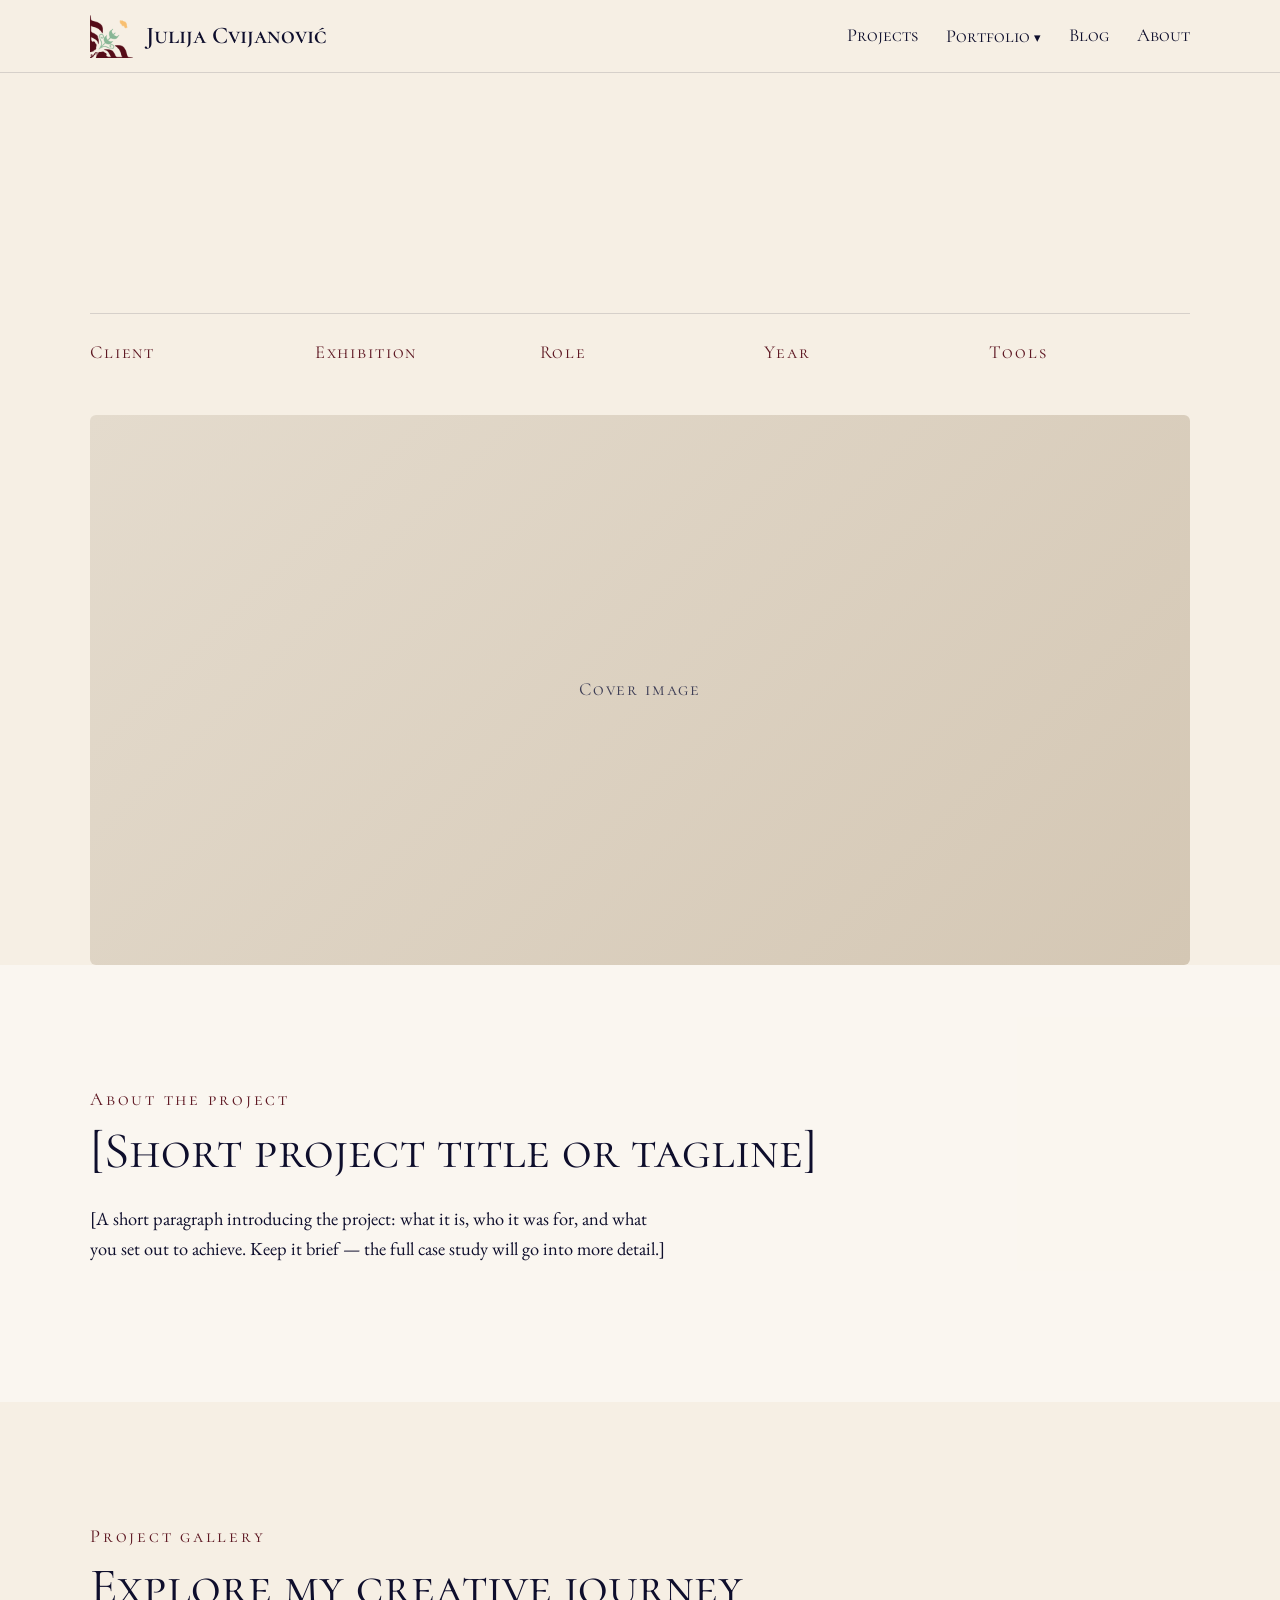
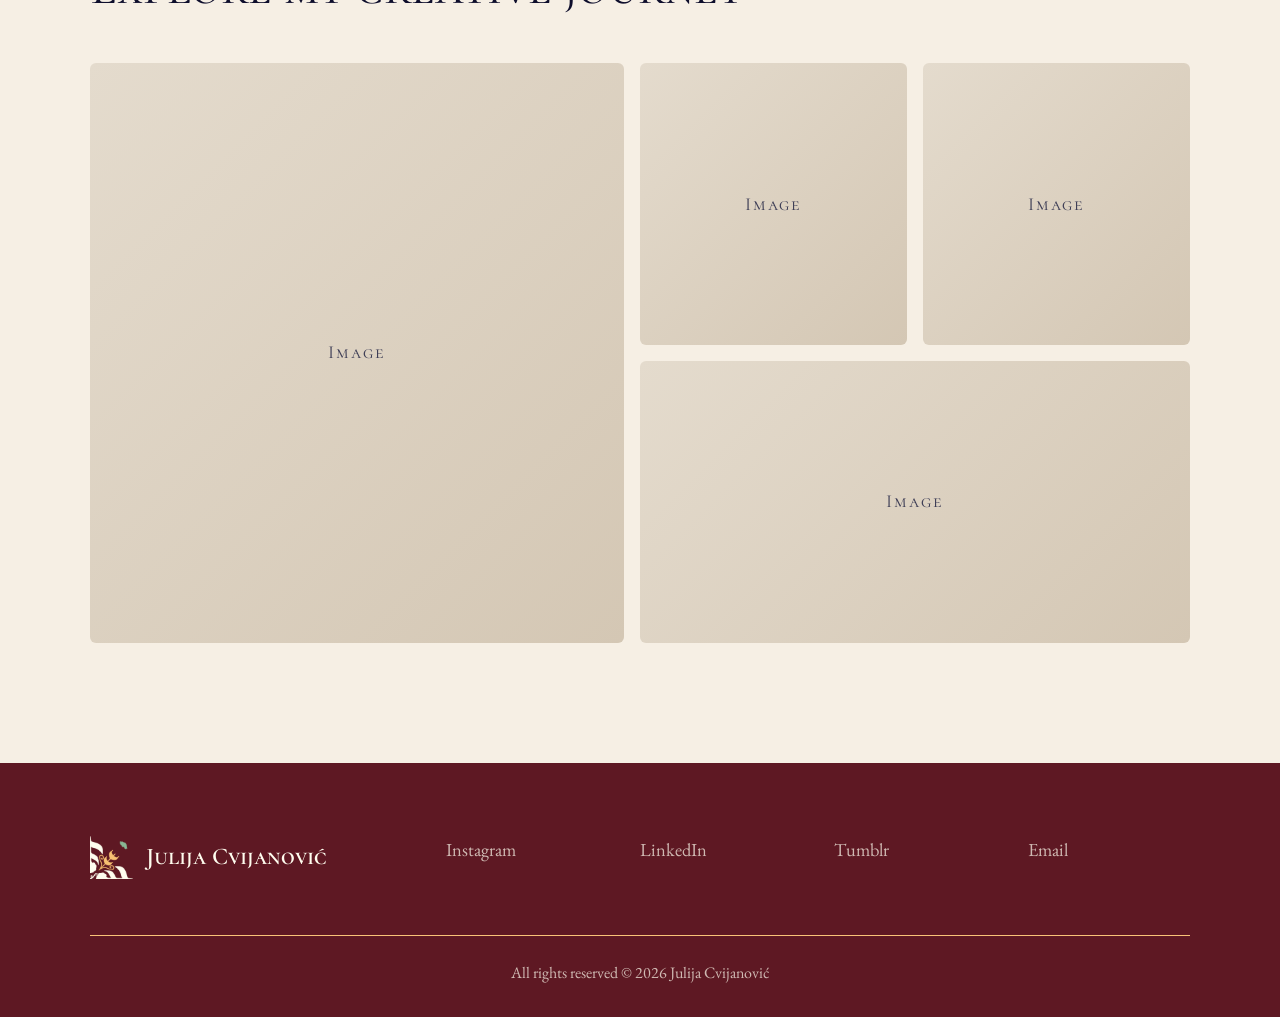
<file: Projects/Templates/TEMPLATE_project-teaser.html>
<!DOCTYPE html>
<html lang="en">

<head>
  <title>Projects | Julija Cvijanović</title>
  <meta charset="utf-8" />
  <meta name="viewport" content="width=device-width, initial-scale=1.0">
  <link rel="stylesheet" type="text/css" href="../../assets/style.css">
  <link href="https://fonts.googleapis.com/css2?family=Cormorant+SC:wght@300;400;600&family=EB+Garamond:ital,wght@0,400;0,600;1,400&display=swap" rel="stylesheet">
</head>

<body>

  <!-- NAVIGATION -->
  <header class="nav">
    <div class="container nav__inner">
      <a href="../../index.html" class="brand-block">
        <img src="../../assets/details/JUCA_Logo-Transp-Fjerdedel.png" alt="Juca logo" class="brand-mark" />
        <span class="brand-name">Julija Cvijanović</span>
      </a>

      <button class="nav__toggle" aria-label="Open menu" aria-expanded="false" onclick="toggleMenu(this)">
        <span></span><span></span>
      </button>

      <nav class="nav__menu" id="nav-menu">
        <a href="../../projectoverview.html">Projects</a>
        <div class="dropdown">
          <button class="dropdown__toggle" onclick="toggleDropdown(this)" aria-expanded="false">Portfolio <span class="caret">&#9662;</span></button>
          <div class="dropdown__list">
            <a href="../../index.html#projects">Overview</a>
            <a href="#" onclick="requestDownload(); return false;">Download PDF</a>
          </div>
        </div>
        <a href="../../index.html#blog">Blog</a>
        <a href="../../index.html#about">About</a>
      </nav>
    </div>
  </header>

  <main>

    <!-- PROJECT HERO
         Filled in from assets/projects.js. For a new project:
         1. Add the project to assets/projects.js.
         2. Replace NEW-PROJECT-ID below with that project's id.
         3. Change <title> at the top of this file to the project's name.
         Everything below this hero is written by hand. -->
    <section class="project-hero" data-project="NEW-PROJECT-ID">
      <div class="container">
        <div class="intro-split intro-split--small">
          <div>
            <p class="eyebrow" data-field="eyebrow"></p>
            <h1 data-field="title"></h1>
            <p class="lead">
              <span data-field="context"></span>
              <br>
              <span data-field="tagline"></span>
            </p>
          </div>
          <img data-field="teaser">
        </div>
        <dl class="project-meta">
          <div><dt>Client</dt><dd data-field="client"></dd></div>
          <div><dt>Exhibition</dt><dd data-field="exhibition"></dd></div>
          <div><dt>Role</dt><dd data-field="role"></dd></div>
          <div><dt>Year</dt><dd data-field="year"></dd></div>
          <div><dt>Tools</dt><dd data-field="tools"></dd></div>
        </dl>
      </div>
      <div class="container">
        <!-- Replace with: <img src="../../assets/images/project-cover.jpg" alt="..."> -->
        <div class="placeholder placeholder--cover"><span>Cover image</span></div>
      </div>
    </section>

    <!-- PROJECT INTRO -->
    <section class="section section--tint">
      <div class="container">
        <p class="eyebrow">About the project</p>
        <h2>[Short project title or tagline]</h2>
        <p class="text-block">[A short paragraph introducing the project: what it is, who it was for, and what you set out to achieve. Keep it brief &mdash; the full case study will go into more detail.]</p>
      </div>
    </section>

    <!-- GALLERY 2 -->
    <section class="section">
      <div class="container">
        <p class="eyebrow">Project gallery</p>
        <h2>Explore my creative journey</h2>

        <div class="gallery gallery--mosaic">
          <div class="placeholder"><span>Image</span></div>
          <div class="placeholder"><span>Image</span></div>
          <div class="placeholder"><span>Image</span></div>
          <div class="placeholder"><span>Image</span></div>
        </div>
      </div>
    </section>

  </main>

  <!-- FOOTER -->
  <footer class="footer">
    <div class="container">
      <div class="footer__grid">
        <div>
          <a href="../../index.html" class="brand-block">
            <img src="../../assets/details/JUCA_Logo-Transp-Fjerdedel_W.png" alt="Juca logo" class="brand-mark" />
            <span class="brand-name">Julija Cvijanović</span>
          </a>
        </div>
        <div>
          <a href="https://www.instagram.com/studiojuca/" target="_blank" rel="noopener noreferrer">Instagram</a>
        </div>
        <div>
          <a href="https://www.linkedin.com/in/julijaCvijanovic/" target="_blank" rel="noopener noreferrer">LinkedIn</a>
        </div>
        <div>
          <a href="https://www.tumblr.com/blog/juliCvijanovicstudio/" target="_blank" rel="noopener noreferrer">Tumblr</a>
        </div>
        <div>
          <a href="mailto:Cvijanovicjulija@gmail.com">Email</a>
        </div>
      </div>

      <div class="footer__bottom">
        <p>All rights reserved &copy; 2026 Julija Cvijanović</p>
      </div>
    </div>
  </footer>

  <script src="../../assets/projects.js"></script>
  <script src="../../assets/script.js"></script>
</body>
</html>
</file>
<file: assets/style.css>
/* ========== TOKENS ========== */
:root {
  --chocolate-cosmos: #5E1823;
  --ivory: #FFFDEF;
  --goldilocks: #F9C379;
  --frozenwater: #BCD6BD;
  --onyx: #0E0E2C;
  --onyx-light: #3E3E56;
  --paper: #f6efe4;
  --panel: rgba(255, 255, 255, 0.42);
  --line: rgba(23, 27, 44, 0.14);
  --shadow: rgba(25, 19, 21, 0.12);
  --font-heading: 'Cormorant SC', Georgia, serif;
  --font-body: 'EB Garamond', Georgia, serif;

  --radius: 6px;
  --max: 1180px;
  --gutter: clamp(16px, 4vw, 40px);
}

/* ========== BASE ========== */
*, *::before, *::after { box-sizing: border-box; }

html { scroll-behavior: smooth; }

body {
  margin: 0;
  background: var(--paper);
  color: var(--onyx);
  font-family: var(--font-body);
  font-size: 1.15rem;
  line-height: 1.6;
}

img { max-width: 100%; display: block; }

a { color: inherit; }

h1, h2, h3, h4 {
  font-family: var(--font-heading);
  font-weight: 400;
  line-height: 1.1;
  margin: 0 0 0.5em;
}

h1 { font-size: clamp(2.8rem, 7vw, 5.2rem); }
h2 { font-size: clamp(2rem, 4.5vw, 3.2rem); }
h3 { font-size: 1.5rem; font-weight: 600; }
h4 { font-size: 1.1rem; font-weight: 600; letter-spacing: 0.05em; }

p { margin: 0 0 1em; }

.container {
  max-width: var(--max);
  margin: 0 auto;
  padding-inline: var(--gutter);
}

.section { padding-block: clamp(64px, 10vw, 120px); }
.section--tint { background: var(--panel); }

.section--dark {
  background: var(--chocolate-cosmos);
  color: var(--ivory);
}
.section--dark .eyebrow { color: var(--goldilocks); }
.section--dark .card p { color: rgba(255, 253, 239, 0.75); }
.section--dark .lead { color: rgba(255, 253, 239, 0.85); }
.section--dark .feature { border-top-color: rgba(255, 253, 239, 0.2); }
.section--dark .feature__num { color: var(--goldilocks); }
.section--dark .feature p { color: rgba(255, 253, 239, 0.75); }

.section--dark .btn--dark {
  background: var(--ivory);
  border-color: var(--ivory);
  color: var(--chocolate-cosmos);
}
.section--dark .btn--dark:hover {
  background: var(--goldilocks);
  border-color: var(--goldilocks);
}
.section--dark .btn--outline {
  border-color: var(--ivory);
  color: var(--ivory);
}
.section--dark .btn--outline:hover {
  background: var(--ivory);
  color: var(--chocolate-cosmos);
}

.eyebrow {
  font-family: var(--font-heading);
  letter-spacing: 0.15em;
  color: var(--chocolate-cosmos);
  margin-bottom: 0.5rem;
}

.lead {
  font-size: 1.3rem;
  color: var(--onyx-light);
  max-width: 34ch;
}

/* ========== BUTTONS ========== */
.btn {
  display: inline-block;
  padding: 0.7em 1.6em;
  border-radius: 999px;
  font-family: var(--font-heading);
  font-size: 1.1rem;
  letter-spacing: 0.05em;
  text-decoration: none;
  border: 1px solid var(--onyx);
  transition: background 0.2s, color 0.2s;
}
.btn--dark { background: var(--onyx); color: var(--ivory); }
.btn--dark:hover { background: var(--chocolate-cosmos); border-color: var(--chocolate-cosmos); }
.btn--outline { background: transparent; color: var(--onyx); }
.btn--outline:hover { background: var(--onyx); color: var(--ivory); }

.btn-row { display: flex; flex-wrap: wrap; gap: 12px; margin-top: 2rem; }
.btn-row--center { justify-content: center; margin-top: 3rem; }

.link-arrow {
  font-family: var(--font-heading);
  text-decoration: none;
  color: var(--chocolate-cosmos);
}
.link-arrow:hover { text-decoration: underline; }

/* ========== NAV ========== */
.nav {
  position: sticky;
  top: 0;
  z-index: 10;
  background: rgba(246, 239, 228, 0.92);
  backdrop-filter: blur(8px);
  border-bottom: 1px solid var(--line);
}

.nav__inner {
  display: flex;
  align-items: center;
  justify-content: space-between;
  min-height: 72px;
}

.nav__logo {
  font-family: var(--font-heading);
  font-size: 1.6rem;
  font-weight: 600;
  text-decoration: none;
}

.brand-block {
  display: flex;
  align-items: center;
  gap: 12px;
  text-decoration: none;
  color: var(--onyx);
}

.brand-mark {
  width: 44px;
  height: 44px;
  object-fit: contain;
}

.brand-name {
  font-family: var(--font-heading);
  font-size: 1.5rem;
  font-weight: 600;
  line-height: 1;
}

.brand-block:hover .brand-name { color: var(--chocolate-cosmos); }

.nav__menu {
  display: flex;
  align-items: center;
  gap: 28px;
}

.nav__menu > a:not(.btn),
.dropdown__toggle {
  font-family: var(--font-heading);
  font-size: 1.15rem;
  text-decoration: none;
  background: none;
  border: 0;
  padding: 0;
  cursor: pointer;
  color: var(--onyx);
}
.nav__menu > a:not(.btn):hover,
.dropdown__toggle:hover { color: var(--chocolate-cosmos); }

.nav__cta { font-size: 1rem; padding: 0.5em 1.3em; }

.caret { font-size: 0.7em; }

.dropdown { position: relative; }

.dropdown__list {
  display: none;
  position: absolute;
  top: calc(100% + 12px);
  left: 50%;
  transform: translateX(-50%);
  min-width: 170px;
  background: var(--ivory);
  border: 1px solid var(--line);
  border-radius: var(--radius);
  padding: 8px 0;
  box-shadow: 0 10px 30px var(--shadow);
}
.dropdown.is-open .dropdown__list { display: block; }

.dropdown__list a {
  display: block;
  padding: 8px 18px;
  text-decoration: none;
}
.dropdown__list a:hover { background: var(--panel); }

.nav__toggle {
  display: none;
  background: none;
  border: 0;
  width: 36px;
  height: 36px;
  cursor: pointer;
  padding: 0;
}
.nav__toggle span {
  display: block;
  height: 1.5px;
  background: var(--onyx);
  margin: 7px 4px;
  transition: transform 0.2s;
}
.nav__toggle[aria-expanded="true"] span:first-child { transform: translateY(4.5px) rotate(45deg); }
.nav__toggle[aria-expanded="true"] span:last-child { transform: translateY(-4px) rotate(-45deg); }

/* ========== HERO ========== */
.hero { padding-block: clamp(56px, 9vw, 110px); }

.hero__grid {
  display: grid;
  grid-template-columns: 1.2fr 1fr;
  align-items: center;
  gap: clamp(32px, 6vw, 80px);
}

.tags {
  list-style: none;
  padding: 0;
  margin: 1.5rem 0 0;
  display: flex;
  flex-wrap: wrap;
  gap: 10px;
}
.tags li {
  font-family: var(--font-heading);
  padding: 0.25em 1em;
  border: 1px solid var(--line);
  border-radius: 999px;
  color: var(--onyx-light);
}

.intro-portrait {
  display: flex;
  justify-content: center;
}

.intro-portrait img {
  width: 440px;
  max-width: 100%;
  border-radius: 28px;
  box-shadow: 0 26px 60px var(--shadow);
}

/* ========== PLACEHOLDERS (swap for <img>) ========== */
.placeholder {
  display: grid;
  place-items: center;
  background: linear-gradient(135deg, #e4dbcd, #d4c7b4);
  border-radius: var(--radius);
  color: var(--onyx-light);
  font-family: var(--font-heading);
  letter-spacing: 0.1em;
}
.placeholder--phone {
  aspect-ratio: 9 / 16;
  max-width: 320px;
  margin-inline: auto;
  border-radius: 36px;
  border: 10px solid var(--onyx);
}
.placeholder--card { aspect-ratio: 4 / 3; margin-bottom: 1.2rem; }
.placeholder--wide { aspect-ratio: 16 / 9; margin-bottom: 1.2rem; }

/* ========== CARDS ========== */
.card-grid {
  display: grid;
  gap: clamp(20px, 3vw, 32px);
  margin-top: 3rem;
}
.card-grid--4 { grid-template-columns: repeat(4, 1fr); }
.card-grid--3 { grid-template-columns: repeat(3, 1fr); }
.card-grid--2 { grid-template-columns: repeat(2, 1fr); }

.card p { color: var(--onyx-light); }

/* Card image: the whole image is shown in its own proportions (never cropped) */
.card__img {
  width: 100%;
  height: auto;
  border-radius: var(--radius);
  margin-bottom: 1.2rem;
}

/* Cards as links (only those with an href react on hover) */
a.card {
  display: block;
  text-decoration: none;
  color: inherit;
}
a.card img { transition: transform 0.3s, box-shadow 0.3s; }
a.card h3 { transition: color 0.2s; }
a.card[href]:hover img {
  transform: translateY(-4px);
  box-shadow: 0 14px 30px var(--shadow);
}
a.card[href]:hover h3 { color: var(--chocolate-cosmos); }
.section--dark a.card[href]:hover h3 { color: var(--goldilocks); }
a.card[href]:focus-visible {
  outline: 2px solid var(--goldilocks);
  outline-offset: 6px;
}

.meta {
  font-family: var(--font-heading);
  letter-spacing: 0.08em;
  color: var(--chocolate-cosmos);
  margin-bottom: 0.3rem;
}

/* ========== TESTIMONIALS ========== */
.quote {
  margin: 0;
  padding: 2rem;
  background: var(--ivory);
  border-radius: var(--radius);
  border: 1px solid var(--line);
  display: flex;
  flex-direction: column;
  justify-content: space-between;
  gap: 1.5rem;
}
.quote blockquote {
  margin: 0;
  font-style: italic;
  font-size: 1.2rem;
}
.quote figcaption { display: flex; flex-direction: column; }
.quote figcaption span { color: var(--onyx-light); font-size: 1rem; }

/* ========== FOOTER ========== */
.footer {
  background: var(--chocolate-cosmos);
  color: var(--paper);
  padding-block: 72px 32px;
}

.footer__grid {
  display: grid;
  grid-template-columns: 2fr repeat(4, 1fr);
  gap: 32px;
}
.footer__grid a:not(.brand-block) {
  display: block;
  text-decoration: none;
  color: rgba(255, 253, 239, 0.7);
  margin-bottom: 0.4rem;
}
.footer__grid a:hover { color: var(--ivory); }

.footer__col--right { text-align: right; }

.footer .brand-block { color: var(--ivory); }
.footer .brand-block:hover .brand-name { color: var(--goldilocks); }

.footer__bottom {
  display: flex;
  flex-direction: column;
  align-items: center;
  text-align: center;
  gap: 16px;
  margin-top: 56px;
  padding-top: 24px;
  border-top: 1px solid var(--goldilocks);
  font-size: 1rem;
  color: rgba(255, 253, 239, 0.7);
}
.footer__bottom p { margin: 0; }

.socials { display: flex; flex-wrap: wrap; justify-content: center; gap: 20px; }
.socials a { text-decoration: none; }
.socials a:hover { color: var(--ivory); }

/* ========== PROJECT PAGE ========== */
.project-hero { padding-block: clamp(48px, 8vw, 96px) 0; }
.project-hero .link-arrow { display: inline-block; margin-bottom: 2rem; }
.project-hero .lead { max-width: 46ch; }
.project-hero--spaced { padding-bottom: clamp(24px, 4vw, 48px); }
.hero__text .lead { max-width: none; }

.project-meta {
  display: grid;
  /* All visible items share one row, however many there are */
  grid-auto-flow: column;
  grid-auto-columns: minmax(0, 1fr);
  gap: 24px;
  margin: 3rem 0;
  padding-top: 1.5rem;
  border-top: 1px solid var(--line);
}
.project-meta dt {
  font-family: var(--font-heading);
  letter-spacing: 0.1em;
  color: var(--chocolate-cosmos);
}
.project-meta dd { margin: 0; }

.placeholder--cover { aspect-ratio: 16 / 8; }
.placeholder--square { aspect-ratio: 1; }

.feature-grid {
  display: grid;
  grid-template-columns: repeat(3, 1fr);
  gap: 40px 32px;
  margin-top: 3rem;
}
.feature {
  padding-top: 1.2rem;
  border-top: 1px solid var(--line);
}
.feature__num {
  display: block;
  font-family: var(--font-heading);
  color: var(--chocolate-cosmos);
  margin-bottom: 0.6rem;
}
.feature p { color: var(--onyx-light); }

/* Project blocks as links (only those with an href react on hover) */
a.feature {
  display: block;
  text-decoration: none;
  color: inherit;
}
a.feature .placeholder,
a.feature img { transition: transform 0.3s, box-shadow 0.3s; }
a.feature h3 { transition: color 0.2s; }

a.feature[href]:hover .placeholder,
a.feature[href]:hover img {
  transform: translateY(-4px);
  box-shadow: 0 14px 30px var(--shadow);
}
a.feature[href]:hover h3 { color: var(--chocolate-cosmos); }
.section--dark a.feature[href]:hover h3 { color: var(--goldilocks); }
a.feature[href]:focus-visible {
  outline: 2px solid var(--goldilocks);
  outline-offset: 6px;
}

/* Space above the line matches the space between the line and the image (1.2rem) */
.section--projects { padding-top: 1.2rem; }
.section--projects .feature-grid { margin-top: 0; }

.gallery {
  display: grid;
  grid-template-columns: repeat(4, 1fr);
  gap: 16px;
  margin-top: 3rem;
}

.gallery--mosaic {
  grid-template-columns: 2fr 1fr 1fr;
  grid-template-rows: repeat(2, minmax(180px, 22vw));
}
.gallery--mosaic > :first-child { grid-row: span 2; }
.gallery--mosaic > :last-child { grid-column: span 2; }

/* ========== CAROUSEL ========== */
.carousel {
  overflow: hidden;
  margin-top: 3rem;
}

.carousel__track {
  display: flex;
  width: max-content;
  animation: carousel-scroll 45s linear infinite;
}
.carousel:hover .carousel__track { animation-play-state: paused; }

/* Each mosaic is one panel; padding-right matches the 16px gap between images */
.carousel .gallery--mosaic {
  flex: 0 0 auto;
  width: min(760px, 85vw);
  margin: 0;
  padding-right: 16px;
  grid-template-columns: 2fr 1fr 1fr;
  grid-template-rows: repeat(2, clamp(130px, 18vw, 210px));
}
.carousel .gallery--mosaic > :first-child { grid-row: span 2; grid-column: auto; }

/* Collaborators: circular logos/photos with caption */
.carousel--collab .carousel__track { animation-duration: 40s; }

.collab {
  flex: 0 0 auto;
  width: 200px;
  margin: 0;
  padding-right: 32px; /* space between circles, keeps the loop seamless */
  text-align: center;
}
.collab__photo {
  width: 100%;
  aspect-ratio: 1;
  border-radius: 50%;
  object-fit: cover;
  background-color: var(--ivory);
}
.collab figcaption { margin-top: 0.9rem; line-height: 1.3; }
.collab figcaption strong { display: block; font-weight: 600; }
.collab__year {
  display: block;
  font-size: 0.95rem;
  color: var(--onyx-light);
}

@keyframes carousel-scroll {
  to { transform: translateX(-50%); }
}

@media (prefers-reduced-motion: reduce) {
  .carousel { overflow-x: auto; }
  .carousel__track { animation: none; }
}

/* Pop-up text box on carousel photos (made by script.js) */
.photo-tip {
  position: fixed;
  z-index: 50;
  padding: 0.85rem 1.1rem 0.9rem;
  background: var(--onyx);
  color: rgba(255, 253, 239, 0.85);
  border-top: 2px solid var(--goldilocks);
  border-radius: var(--radius);
  box-shadow: 0 14px 30px var(--shadow);
  font-size: 1rem;
  line-height: 1.45;
  pointer-events: none;
  opacity: 0;
  transform: translateY(6px);
  transition: opacity 0.3s, transform 0.3s;
}
.photo-tip.is-visible {
  opacity: 1;
  transform: none;
}
.photo-tip p { margin: 0; }
.photo-tip__title {
  font-family: var(--font-heading);
  letter-spacing: 0.08em;
  color: var(--goldilocks);
  margin-bottom: 0.25rem !important;
}
@media (prefers-reduced-motion: reduce) {
  .photo-tip { transform: none; transition: opacity 0.2s; }
}

.split {
  display: grid;
  grid-template-columns: 1.4fr 1fr;
  align-items: end;
  gap: 32px;
  margin-bottom: 3rem;
}

.next-project {
  border-top: 1px solid var(--line);
}
.next-project__link {
  display: block;
  padding-block: clamp(48px, 8vw, 96px);
  text-decoration: none;
}
.next-project__title {
  display: block;
  font-family: var(--font-heading);
  font-size: clamp(2rem, 5vw, 3.6rem);
  transition: color 0.2s;
}
.next-project__link:hover .next-project__title { color: var(--chocolate-cosmos); }

/* ========== CASE STUDY ========== */
/* Label on the left, content on the right */
.cs-row {
  display: grid;
  grid-template-columns: minmax(180px, 1fr) 2.4fr;
  gap: clamp(24px, 5vw, 72px);
  padding-block: 2.5rem;
  border-top: 1px solid var(--line);
}
.cs-row:first-child { border-top: 0; padding-top: 0; }
.cs-row h2 { font-size: clamp(1.7rem, 3vw, 2.3rem); }

.cs-text { max-width: 62ch; }
.cs-text p { color: var(--onyx-light); }

.cs-list {
  margin: 0 0 1em;
  padding-left: 1.2em;
  color: var(--onyx-light);
}
.cs-list li { margin-bottom: 0.4em; }

/* Text with a small photo beside it */
.cs-media {
  display: grid;
  grid-template-columns: 1.6fr 1fr;
  align-items: start;
  gap: clamp(20px, 4vw, 48px);
}
.cs-media--reverse .cs-figure { order: -1; }

.cs-figure { margin: 0; }
.cs-figure figcaption {
  margin-top: 0.6rem;
  font-size: 0.95rem;
  font-style: bold;
  color: var(--onyx-light);
}

.placeholder--small { aspect-ratio: 4 / 3; }
.placeholder--thumb { aspect-ratio: 1; }

/* Row of small photos */
.cs-thumbs {
  display: grid;
  grid-template-columns: repeat(auto-fit, minmax(140px, 1fr));
  gap: 16px;
  margin-top: 1.5rem;
}

/* Numbered insights, text only */
.cs-insights {
  list-style: none;
  counter-reset: insight;
  display: grid;
  grid-template-columns: repeat(2, 1fr);
  gap: 32px 48px;
  margin: 3rem 0 0;
  padding: 0;
}
.cs-insights--3 { grid-template-columns: repeat(3, 1fr); gap: 32px; }
.cs-insights li {
  counter-increment: insight;
  padding-top: 1.2rem;
  border-top: 1px solid var(--line);
}
.cs-insights li::before {
  content: counter(insight, decimal-leading-zero);
  display: block;
  font-family: var(--font-heading);
  color: var(--chocolate-cosmos);
  margin-bottom: 0.4rem;
}
.cs-insights p { color: var(--onyx-light); }

/* Key numbers */
.cs-stats {
  display: grid;
  grid-template-columns: repeat(3, 1fr);
  gap: 32px;
  margin-top: 3rem;
}
.cs-stats__num {
  display: block;
  font-family: var(--font-heading);
  font-size: clamp(2.6rem, 6vw, 4rem);
  line-height: 1;
  margin-bottom: 0.6rem;
}
.section--dark .cs-stats p { color: rgba(255, 253, 239, 0.75); }

.cs-quote {
  margin: 0 0 1.5rem;
  padding-left: 1.2rem;
  border-left: 2px solid var(--chocolate-cosmos);
  font-size: 1.4rem;
  font-style: italic;
  color: var(--onyx);
}

/* ========== RESPONSIVE ========== */
@media (max-width: 960px) {
  .card-grid--4 { grid-template-columns: repeat(2, 1fr); }
  .card-grid--3 { grid-template-columns: 1fr; }
  .feature-grid { grid-template-columns: repeat(2, 1fr); }
  .cs-insights--3 { grid-template-columns: repeat(2, 1fr); }
  .gallery { grid-template-columns: repeat(2, 1fr); }
  .project-meta { grid-auto-flow: row; grid-template-columns: repeat(2, 1fr); }
  .footer__grid { grid-template-columns: repeat(3, 1fr); }
  .footer__grid > div:first-child { grid-column: 1 / -1; }
}

@media (max-width: 760px) {
  .nav__toggle { display: block; }

  .nav__menu {
    display: none;
    position: absolute;
    top: 100%;
    left: 0;
    right: 0;
    flex-direction: column;
    align-items: flex-start;
    gap: 18px;
    padding: 24px var(--gutter) 32px;
    background: var(--paper);
    border-bottom: 1px solid var(--line);
  }
  .nav__menu.is-open { display: flex; }

  .dropdown__list {
    position: static;
    transform: none;
    box-shadow: none;
    margin-top: 8px;
  }

  .hero__grid,
  .split,
  .cs-row,
  .cs-media,
  .cs-insights,
  .cs-stats,
  .card-grid--2 { grid-template-columns: 1fr; }

  .cs-row { gap: 12px; }
  .cs-media--reverse .cs-figure { order: 0; }

  .gallery--mosaic {
    grid-template-columns: 1fr 1fr;
    grid-template-rows: none;
    grid-auto-rows: 160px;
  }
  .gallery--mosaic > :first-child { grid-row: span 1; grid-column: span 2; }
}

@media (max-width: 480px) {
  .card-grid--4,
  .feature-grid { grid-template-columns: 1fr; }
  .footer__grid { grid-template-columns: 1fr 1fr; }
}

/* ========== PROJECT TEASER ========== */
.text-block {
  max-width: 65ch;
  margin-top: 1rem;
}

/* Real images in the project teaser layout (_layouts/project-teaser.html) */
.teaser-cover {
  width: 100%;
  aspect-ratio: 16 / 8;
  object-fit: cover;
  border-radius: var(--radius);
}
.teaser-gallery-img {
  width: 100%;
  height: 100%;
  object-fit: cover;
  border-radius: var(--radius);
}
.text-block p + p { margin-top: 1em; }

/* ========== FULL-WIDTH COLOUR BAND (e.g. behind a cover photo) ==========
   Usage: <div class="cover-band" style="--band-color: #181C56;"> <div class="container"><img ...></div> </div>
   The band lines up with the page's content column (same side spacing as the text),
   and the image scales down on smaller screens. */
.cover-band {
  background: var(--band-color, #181C56);
  width: min(100% - 2 * var(--gutter), var(--max) - 2 * var(--gutter));
  margin-inline: auto;
  margin-top: clamp(24px, 4vw, 48px);
  border-radius: var(--radius);
  overflow: hidden;
}
.cover-band > .container { padding-inline: 0; }
.cover-band img {
  display: block;
  width: auto;
  max-width: 100%;
  height: auto;
  margin-inline: auto;
}

/* ========== TEXT + SQUARE IMAGE SIDE BY SIDE ==========
   Text on the left, a 1:1 image filling the remaining width on the right.
   Stacks (text first, image below) on screens narrower than 760px. */
.intro-split {
  display: grid;
  grid-template-columns: minmax(0, 65ch) 1fr;
  gap: clamp(20px, 4vw, 48px);
  align-items: start;
  margin-top: 1rem;
}
.intro-split > .text-block { margin-top: 0; }
.intro-split > .placeholder,
.intro-split__img {
  width: 100%;
  aspect-ratio: 1;
  object-fit: cover;
  border-radius: var(--radius);
}
@media (max-width: 760px) {
  .intro-split { grid-template-columns: 1fr; }
}
/* Lead text inside a split (e.g. project hero): let it use the whole left column */
.intro-split > .lead { max-width: none; margin: 0; }
/* Smaller image variant: add "intro-split--small" next to "intro-split".
   The image is at most 260px wide (change the number to resize it). */
.intro-split--small {
  --split-img-size: 260px;
  grid-template-columns: minmax(0, 1fr) minmax(0, var(--split-img-size));
}
.intro-split--small > .placeholder,
.intro-split--small > .intro-split__img { max-width: var(--split-img-size); }
@media (max-width: 760px) {
  .intro-split--small { grid-template-columns: 1fr; --split-img-size: 200px; }
}
/* In the project hero the split starts at the very top (year label), so no extra top margin */
.project-hero .intro-split { margin-top: 0; }

/* Photo description under a cover band. Wrap the band in <figure class="cover-figure"> and add <figcaption> after it. */
.cover-figure { margin: 0; }
.cover-figure figcaption {
  width: min(100% - 2 * var(--gutter), var(--max) - 2 * var(--gutter));
  margin: 0.6rem auto 0;
  font-size: 0.95rem;
  font-style: bold;
  color: var(--onyx-light);
}

/* ========== MOSAIC: FIRST IMAGE SHOWN UNCROPPED ==========
   Add "gallery--fit-first" next to "gallery gallery--mosaic".
   The gallery height is locked; the first image keeps its own proportions and its
   column takes exactly the width it needs. The other images fill the remaining space. */
.gallery--fit-first {
  --row: clamp(180px, 22vw, 300px);   /* height of one row (two rows tall in total) */
  grid-template-columns: auto 1fr 1fr;
  grid-template-rows: repeat(2, var(--row));
}
.gallery--fit-first > .teaser-gallery-img:first-child {
  height: calc(2 * var(--row) + 16px);
  width: auto;
  max-width: none;
  object-fit: contain;
}
@media (max-width: 760px) {
  .gallery--fit-first { grid-template-columns: 1fr 1fr; grid-template-rows: none; }
  .gallery--fit-first > .teaser-gallery-img:first-child {
    height: 360px;
    max-width: 100%;
    justify-self: center;
  }
}
</file>
